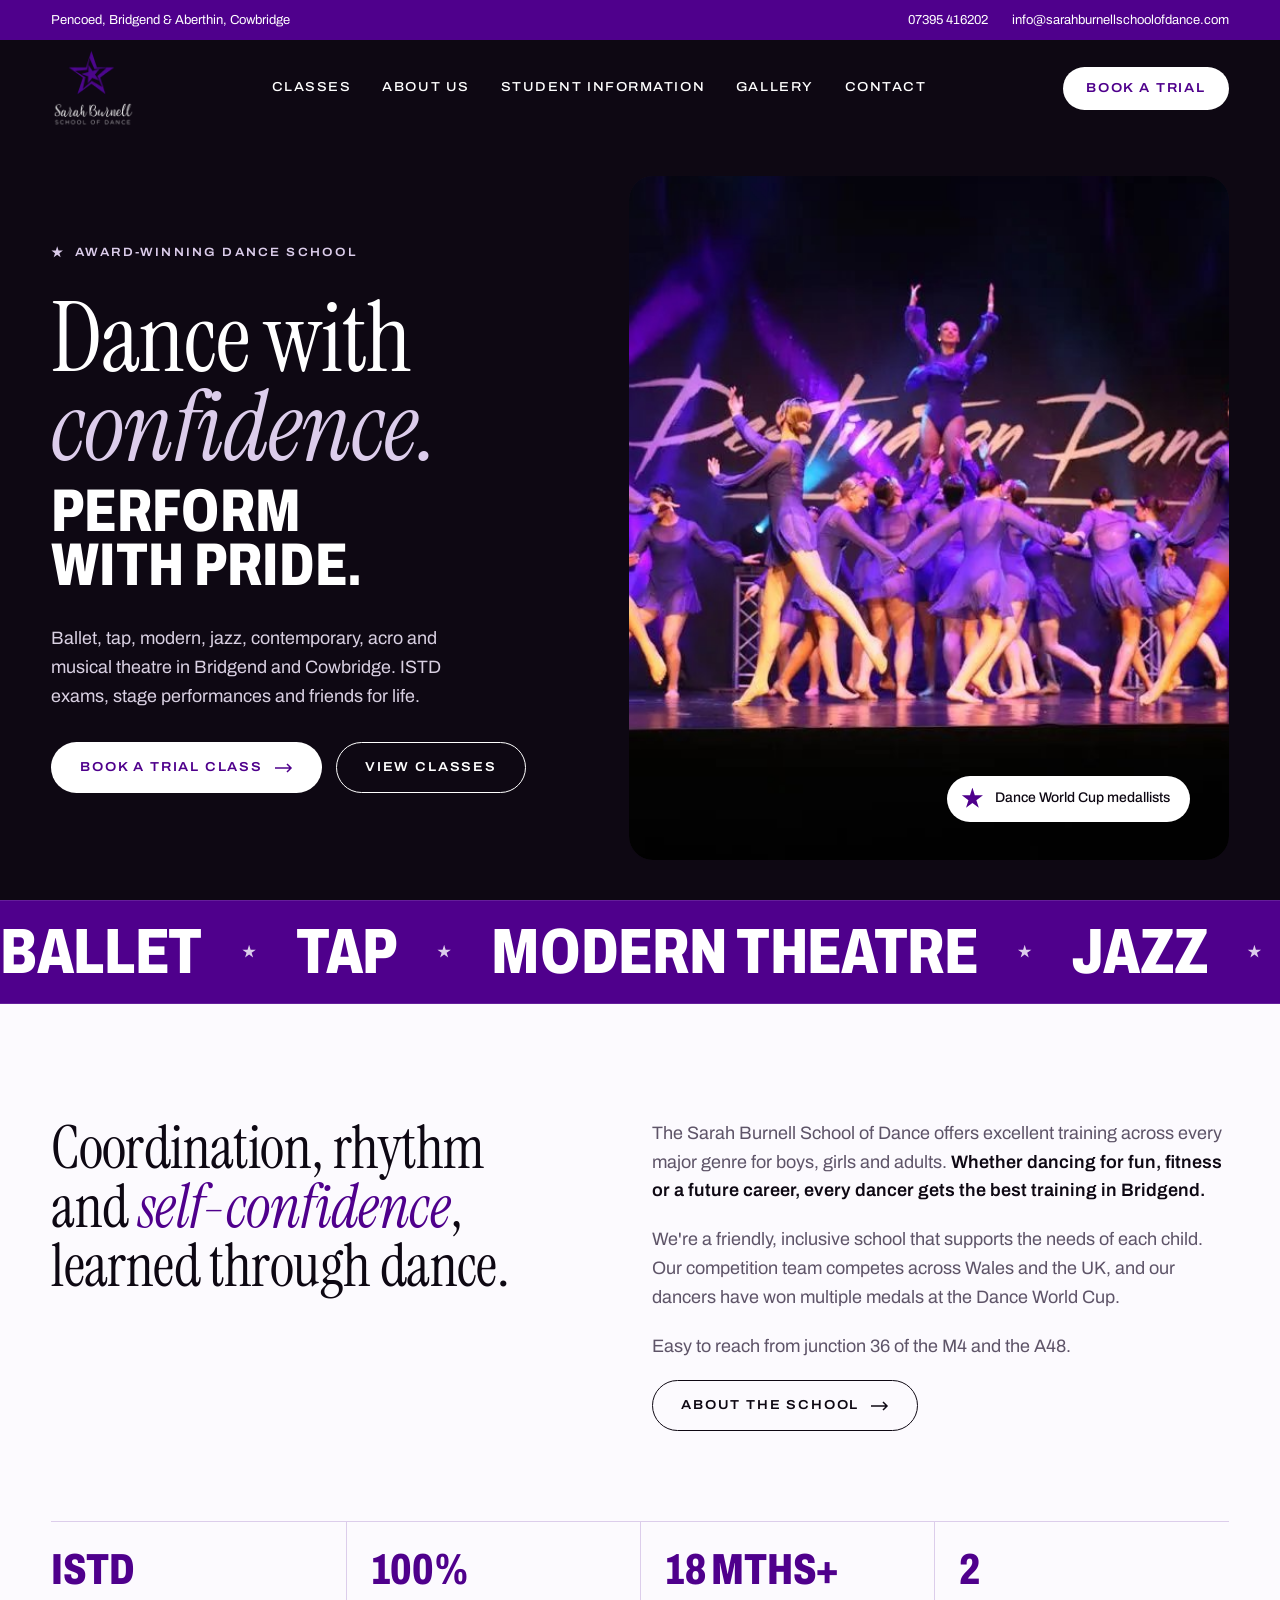
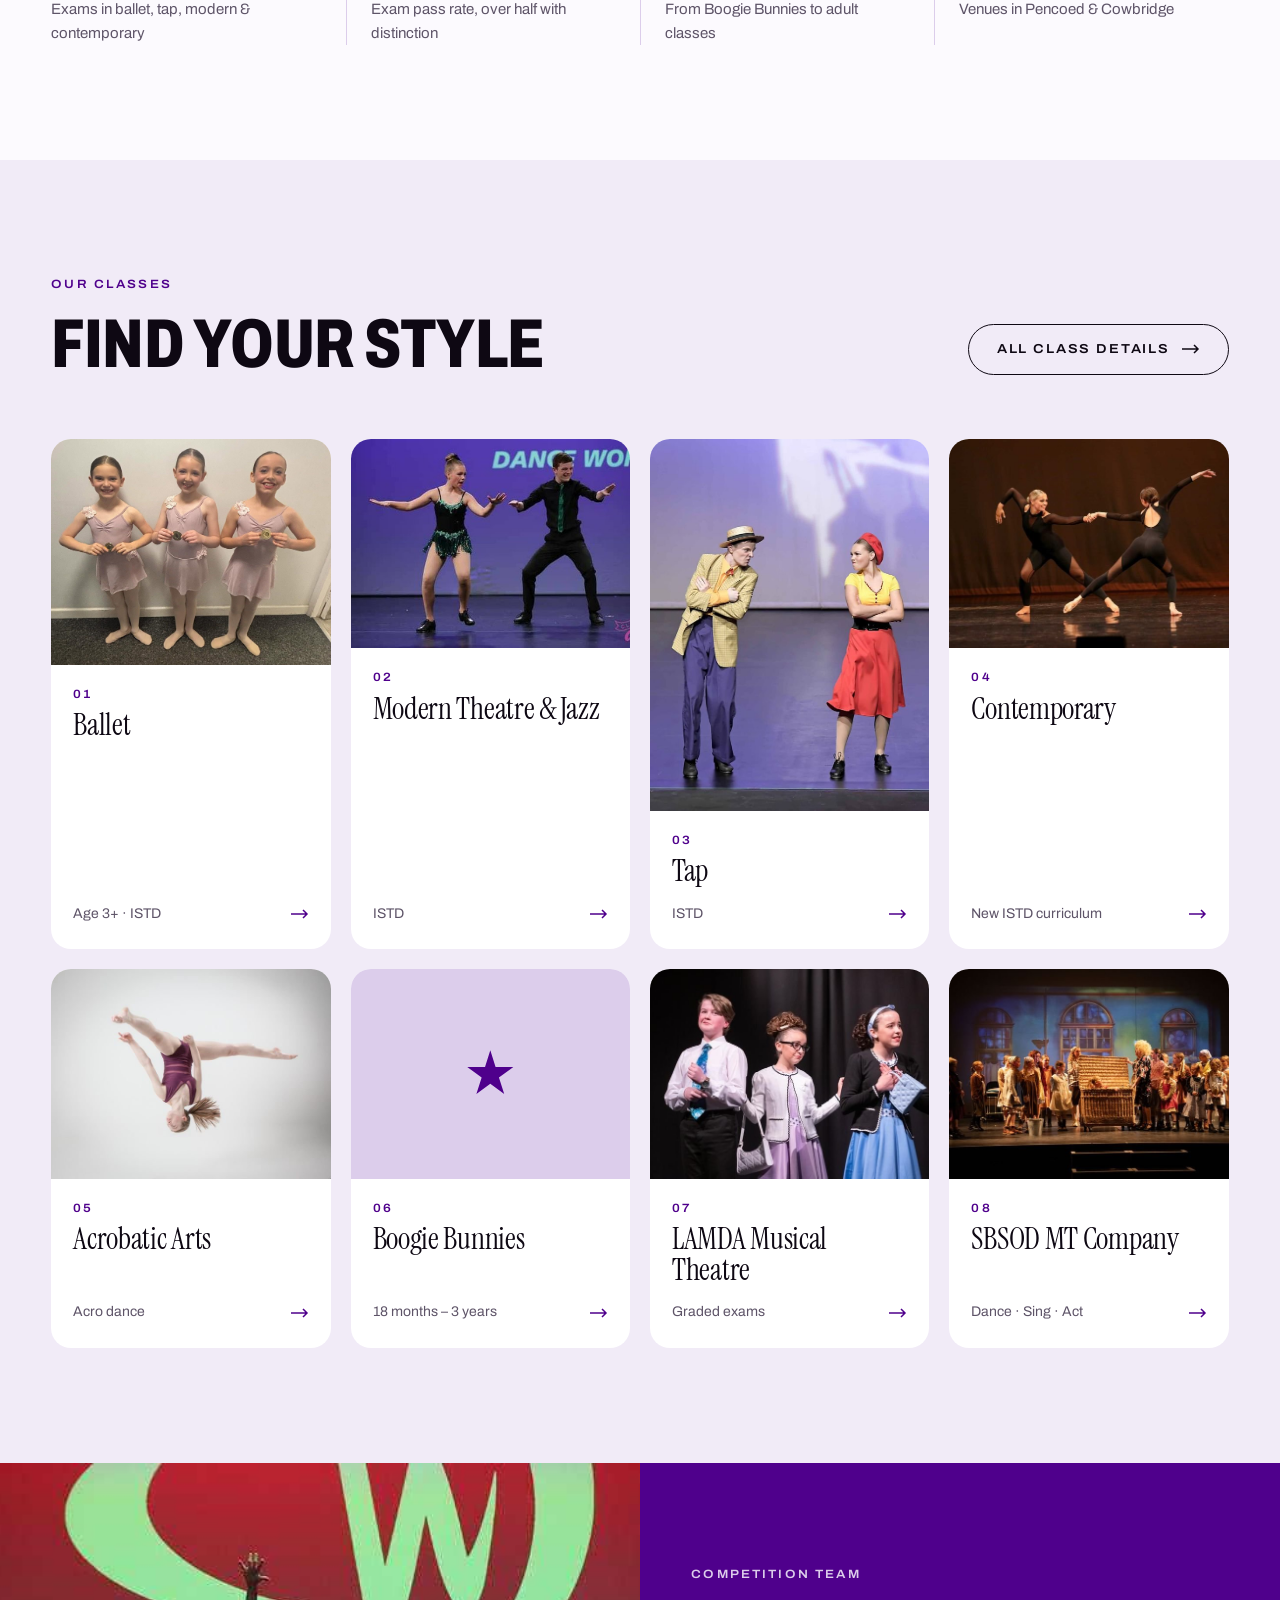
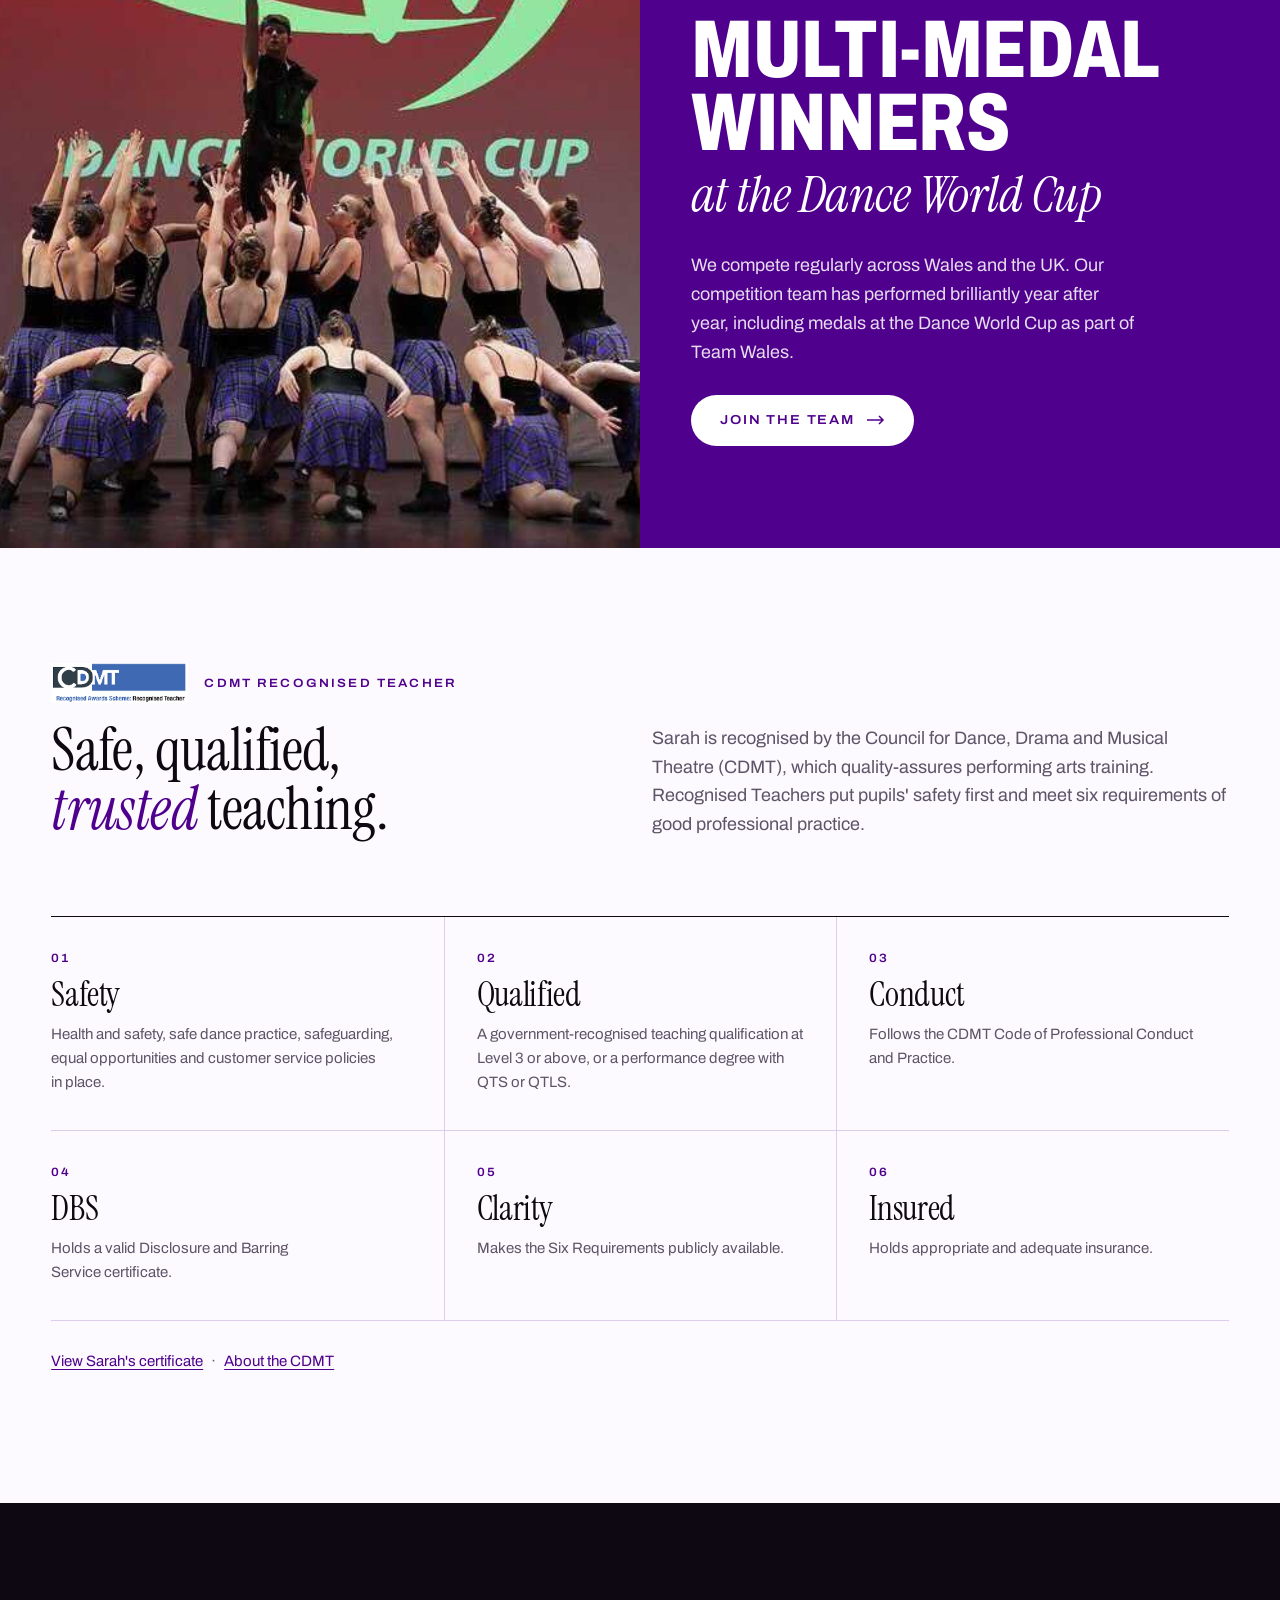
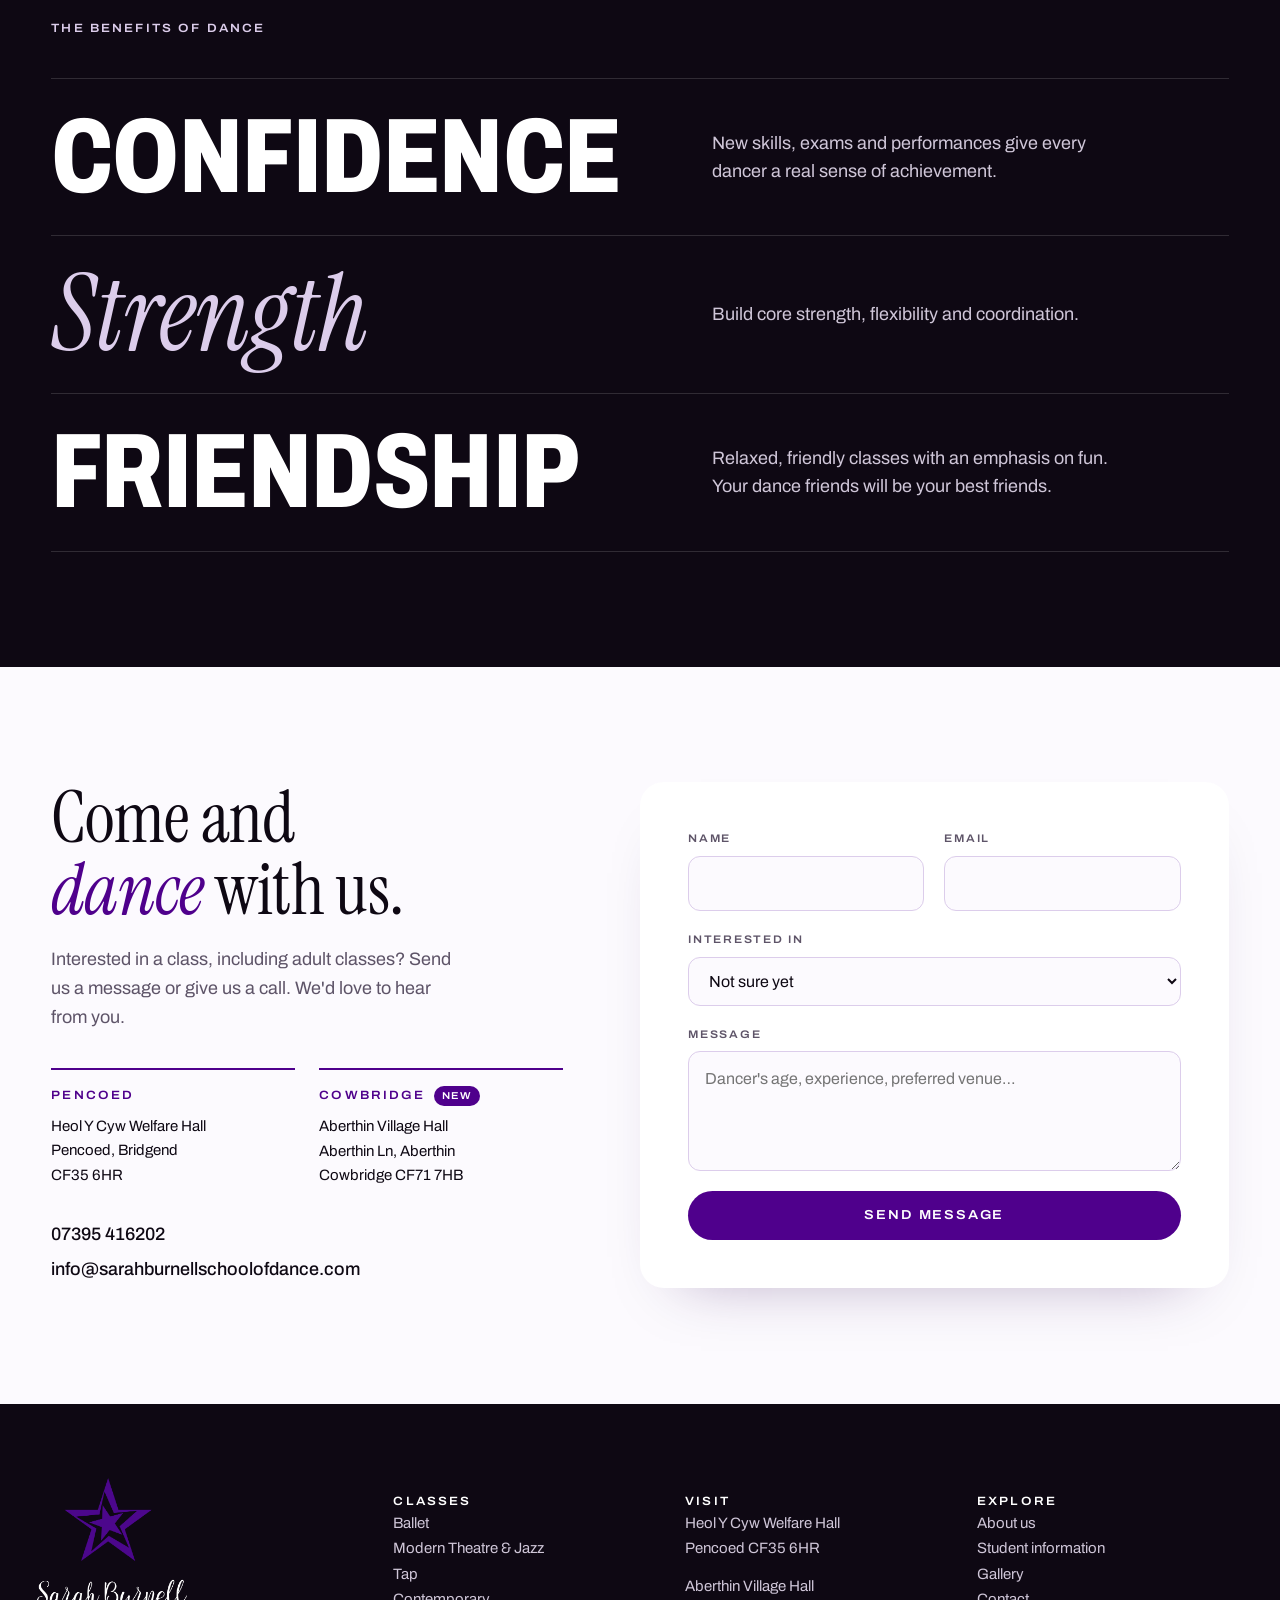
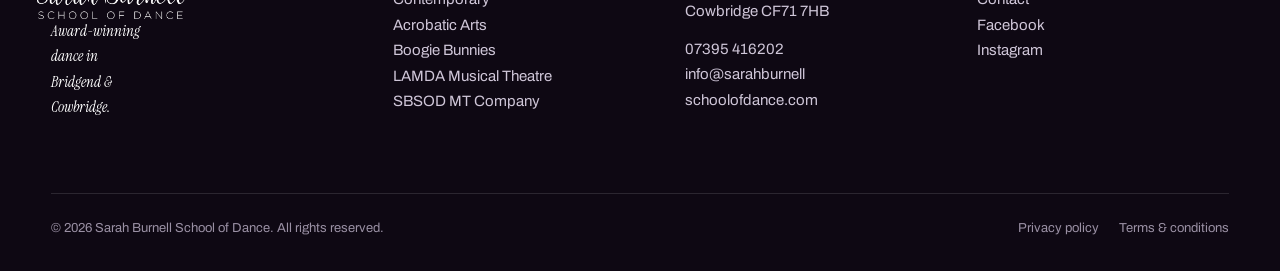
<file: index.html>
<!doctype html>
<html lang="en-GB">
<head>
<meta charset="utf-8">
<meta name="viewport" content="width=device-width, initial-scale=1">
<title>Home — Sarah Burnell School of Dance</title>
<meta name="description" content="Award-winning dance school in Bridgend and Cowbridge. Ballet, tap, modern, jazz, contemporary, acro and musical theatre from 18 months to adults.">
<meta property="og:title" content="Home — Sarah Burnell School of Dance">
<meta property="og:description" content="Award-winning dance school in Bridgend and Cowbridge. Ballet, tap, modern, jazz, contemporary, acro and musical theatre from 18 months to adults.">
<meta property="og:image" content="images/social-share.png">
<meta name="theme-color" content="#0E0813">
<link rel="icon" href="images/logo-white-sm.png">
<link rel="preconnect" href="https://fonts.googleapis.com">
<link rel="preconnect" href="https://fonts.gstatic.com" crossorigin>
<link rel="stylesheet" href="https://fonts.googleapis.com/css2?family=Archivo:ital,wdth,wght@0,62..125,100..900;1,62..125,100..900&amp;family=Instrument+Serif:ital@0;1&amp;display=swap">
<link rel="stylesheet" href="css/sbsod-vars.css">
<link rel="stylesheet" href="css/sbsod.css">
<link rel="stylesheet" href="css/site.css">
<script src="js/site.js" defer></script>
</head>
<body>
<div class="sb">

<div class="topbar"><div class="wrap"><span class="tb-l">Pencoed, Bridgend &amp; Aberthin, Cowbridge</span><div class="tb-r"><a href="tel:07395416202">07395 416202</a><a href="mailto:info@sarahburnellschoolofdance.com">info@sarahburnellschoolofdance.com</a></div></div></div>
<header class="site-head">
<div class="wrap"><a class="logo" href="index.html" aria-label="Sarah Burnell School of Dance home"><img src="images/logo-white-sm.png" alt="Sarah Burnell School of Dance"></a>
<nav class="nav" aria-label="Main"><a href="classes.html">Classes</a><a href="about.html">About us</a><a href="student-information.html">Student information</a><a href="gallery.html">Gallery</a><a href="contact.html">Contact</a></nav>
<div class="head-right"><a class="btn btn-white btn-sm" href="contact.html">Book a trial</a><button class="menu-btn" type="button" aria-expanded="false" aria-controls="mnav"><svg viewBox="0 0 18 12" fill="none" stroke="currentColor" stroke-width="1.5" aria-hidden="true"><path d="M0 1h18M0 6h18M0 11h18"></path></svg><span class="menu-label">Menu</span></button></div></div>
<nav class="mnav" id="mnav" aria-label="Mobile" hidden><a href="index.html" class="on">Home</a><a href="classes.html">Classes</a><a href="about.html">About us</a><a href="student-information.html">Student information</a><a href="gallery.html">Gallery</a><a href="contact.html">Contact</a><a class="btn btn-white" href="contact.html">Book a trial class</a></nav>
</header>

<main>
<section class="hero"><div class="hero-grid">
<div class="hero-copy">
<span class="label"><i class="star"></i>Award-winning dance school</span>
<h1 class="serif">Dance with <em>confidence.</em><span class="cond">Perform with pride.</span></h1>
<p class="hero-lede">Ballet, tap, modern, jazz, contemporary, acro and musical theatre in Bridgend and Cowbridge. ISTD exams, stage performances and friends for life.</p>
<div class="hero-ctas"><a class="btn btn-white" href="contact.html">Book a trial class<svg class="arrow" viewBox="0 0 18 10" fill="none" stroke="currentColor" stroke-width="1.5" aria-hidden="true"><path d="M0 5h16M12 1l4 4-4 4"></path></svg></a><a class="btn btn-line" href="classes.html">View classes</a></div>
</div>
<div class="hero-img"><img src="images/stage-competition-team.jpg" alt="The SBSOD competition team performing on stage under purple lights"><div class="badge"><i class="star"></i>Dance World Cup medallists</div></div>
</div></section>

<div class="marquee" aria-hidden="true"><div class="marquee-track"><span class="cond">Ballet</span><span class="cond">Tap</span><span class="cond">Modern Theatre</span><span class="cond">Jazz</span><span class="cond">Contemporary</span><span class="cond">Acro</span><span class="cond">Musical Theatre</span><span class="cond">Ballet</span><span class="cond">Tap</span><span class="cond">Modern Theatre</span><span class="cond">Jazz</span><span class="cond">Contemporary</span><span class="cond">Acro</span><span class="cond">Musical Theatre</span></div></div>

<section class="sec" id="about"><div class="wrap">
<div class="split"><h2 class="serif">Coordination, rhythm and <em>self-confidence</em>, learned through dance.</h2>
<div class="body-lg"><p>The Sarah Burnell School of Dance offers excellent training across every major genre for boys, girls and adults. <strong>Whether dancing for fun, fitness or a future career, every dancer gets the best training in Bridgend.</strong></p><p>We're a friendly, inclusive school that supports the needs of each child. Our competition team competes across Wales and the UK, and our dancers have won multiple medals at the Dance World Cup.</p><p>Easy to reach from junction 36 of the M4 and the A48.</p><div><a class="btn btn-line-dark" href="about.html">About the school<svg class="arrow" viewBox="0 0 18 10" fill="none" stroke="currentColor" stroke-width="1.5" aria-hidden="true"><path d="M0 5h16M12 1l4 4-4 4"></path></svg></a></div></div></div>
<div class="facts" style="margin-top: clamp(56px, 7vw, 96px)"><div class="fact"><b class="cond">ISTD</b><span>Exams in ballet, tap, modern &amp; contemporary</span></div><div class="fact"><b class="cond">100%</b><span>Exam pass rate, over half with distinction</span></div><div class="fact"><b class="cond">18 mths+</b><span>From Boogie Bunnies to adult classes</span></div><div class="fact"><b class="cond">2</b><span>Venues in Pencoed &amp; Cowbridge</span></div></div>
</div></section>

<section class="sec sec-lilac"><div class="wrap">
<div class="sec-head mt-head"><div><span class="label">Our classes</span><h2 class="cond">Find your style</h2></div><a class="btn btn-line-dark" href="classes.html">All class details<svg class="arrow" viewBox="0 0 18 10" fill="none" stroke="currentColor" stroke-width="1.5" aria-hidden="true"><path d="M0 5h16M12 1l4 4-4 4"></path></svg></a></div>
<div class="class-grid">
<a class="class-card" href="classes.html"><div class="ph"><img src="images/class-ballet.jpg" alt="Three young ballet students holding their exam medals"></div><div class="meta"><span class="num label">01</span><h3 class="serif">Ballet</h3><span class="age">Age 3+ · ISTD<svg class="arrow" viewBox="0 0 18 10" fill="none" stroke="currentColor" stroke-width="1.5" aria-hidden="true"><path d="M0 5h16M12 1l4 4-4 4"></path></svg></span></div></a>
<a class="class-card" href="classes.html"><div class="ph"><img src="images/gallery-48.jpg" alt="A jazz duo performing at the Dance World Cup"></div><div class="meta"><span class="num label">02</span><h3 class="serif">Modern Theatre &amp; Jazz</h3><span class="age">ISTD<svg class="arrow" viewBox="0 0 18 10" fill="none" stroke="currentColor" stroke-width="1.5" aria-hidden="true"><path d="M0 5h16M12 1l4 4-4 4"></path></svg></span></div></a>
<a class="class-card" href="classes.html"><div class="ph"><img src="images/gallery-33.jpg" alt="A tap duo in character costume on stage"></div><div class="meta"><span class="num label">03</span><h3 class="serif">Tap</h3><span class="age">ISTD<svg class="arrow" viewBox="0 0 18 10" fill="none" stroke="currentColor" stroke-width="1.5" aria-hidden="true"><path d="M0 5h16M12 1l4 4-4 4"></path></svg></span></div></a>
<a class="class-card" href="classes.html"><div class="ph"><img src="images/gallery-60.jpg" alt="Two contemporary dancers in black on stage"></div><div class="meta"><span class="num label">04</span><h3 class="serif">Contemporary</h3><span class="age">New ISTD curriculum<svg class="arrow" viewBox="0 0 18 10" fill="none" stroke="currentColor" stroke-width="1.5" aria-hidden="true"><path d="M0 5h16M12 1l4 4-4 4"></path></svg></span></div></a>
<a class="class-card" href="classes.html"><div class="ph"><img src="images/gallery-37.jpg" alt="A dancer mid-air in an acrobatic leap"></div><div class="meta"><span class="num label">05</span><h3 class="serif">Acrobatic Arts</h3><span class="age">Acro dance<svg class="arrow" viewBox="0 0 18 10" fill="none" stroke="currentColor" stroke-width="1.5" aria-hidden="true"><path d="M0 5h16M12 1l4 4-4 4"></path></svg></span></div></a>
<a class="class-card" href="classes.html"><div class="ph" style="display: flex; align-items: center; justify-content: center; color: var(--violet)"><i class="star" style="width: 48px; height: 48px"></i></div><div class="meta"><span class="num label">06</span><h3 class="serif">Boogie Bunnies</h3><span class="age">18 months – 3 years<svg class="arrow" viewBox="0 0 18 10" fill="none" stroke="currentColor" stroke-width="1.5" aria-hidden="true"><path d="M0 5h16M12 1l4 4-4 4"></path></svg></span></div></a>
<a class="class-card" href="classes.html"><div class="ph"><img src="images/gallery-92.jpg" alt="Young performers acting a musical theatre scene"></div><div class="meta"><span class="num label">07</span><h3 class="serif">LAMDA Musical Theatre</h3><span class="age">Graded exams<svg class="arrow" viewBox="0 0 18 10" fill="none" stroke="currentColor" stroke-width="1.5" aria-hidden="true"><path d="M0 5h16M12 1l4 4-4 4"></path></svg></span></div></a>
<a class="class-card" href="classes.html"><div class="ph"><img src="images/gallery-101.jpg" alt="The MT Company cast on stage in full costume"></div><div class="meta"><span class="num label">08</span><h3 class="serif">SBSOD MT Company</h3><span class="age">Dance · Sing · Act<svg class="arrow" viewBox="0 0 18 10" fill="none" stroke="currentColor" stroke-width="1.5" aria-hidden="true"><path d="M0 5h16M12 1l4 4-4 4"></path></svg></span></div></a>
</div>
</div></section>

<section class="stage"><div class="stage-grid">
<div class="stage-img"><img src="images/gallery-47.jpg" alt="The competition team in a lift formation at the Dance World Cup"></div>
<div class="stage-copy"><span class="label">Competition team</span><h2 class="cond">Multi-medal winners<span class="serif">at the Dance World Cup</span></h2><p>We compete regularly across Wales and the UK. Our competition team has performed brilliantly year after year, including medals at the Dance World Cup as part of Team Wales.</p><div><a class="btn btn-white" href="contact.html">Join the team<svg class="arrow" viewBox="0 0 18 10" fill="none" stroke="currentColor" stroke-width="1.5" aria-hidden="true"><path d="M0 5h16M12 1l4 4-4 4"></path></svg></a></div></div>
</div></section>

<section class="sec"><div class="wrap">
<div class="split" style="align-items: end; margin-bottom: clamp(48px, 6vw, 80px)"><div><span class="label" style="color: var(--violet); display: flex; gap: 16px; align-items: center; margin-bottom: 18px"><img src="images/cdmt-recognised-teacher.png" alt="CDMT Recognised Teacher" style="height: 40px; width: auto">CDMT Recognised Teacher</span><h2 class="serif">Safe, qualified, <em>trusted</em> teaching.</h2></div><p style="font-size: 18px; color: var(--muted); margin: 0">Sarah is recognised by the Council for Dance, Drama and Musical Theatre (CDMT), which quality-assures performing arts training. Recognised Teachers put pupils' safety first and meet six requirements of good professional practice.</p></div>
<div class="req">
<div><span class="n label">01</span><h3 class="serif">Safety</h3><p>Health and safety, safe dance practice, safeguarding, equal opportunities and customer service policies in place.</p></div>
<div><span class="n label">02</span><h3 class="serif">Qualified</h3><p>A government-recognised teaching qualification at Level 3 or above, or a performance degree with QTS or QTLS.</p></div>
<div><span class="n label">03</span><h3 class="serif">Conduct</h3><p>Follows the CDMT Code of Professional Conduct and Practice.</p></div>
<div><span class="n label">04</span><h3 class="serif">DBS</h3><p>Holds a valid Disclosure and Barring Service certificate.</p></div>
<div><span class="n label">05</span><h3 class="serif">Clarity</h3><p>Makes the Six Requirements publicly available.</p></div>
<div><span class="n label">06</span><h3 class="serif">Insured</h3><p>Holds appropriate and adequate insurance.</p></div>
</div>
<p style="margin-top: 28px; font-size: 15px; color: var(--muted); display: flex; gap: 8px; flex-wrap: wrap"><a href="https://irp.cdn-website.com/6c31b9fb/files/uploaded/IMG-20221124-WA0008.jpg" style="text-decoration: underline; text-underline-offset: 3px">View Sarah's certificate</a><span aria-hidden="true">·</span><a href="https://cdmt.org.uk/recognised-awards-scheme/who-the-scheme-is-for/" style="text-decoration: underline; text-underline-offset: 3px">About the CDMT</a></p>
</div></section>

<section class="benefits sec"><div class="wrap"><span class="label" style="margin-bottom: 40px">The benefits of dance</span><div>
<div class="ben"><h3 class="cond">Confidence</h3><p>New skills, exams and performances give every dancer a real sense of achievement.</p></div>
<div class="ben"><h3 class="serif">Strength</h3><p>Build core strength, flexibility and coordination.</p></div>
<div class="ben"><h3 class="cond">Friendship</h3><p>Relaxed, friendly classes with an emphasis on fun. Your dance friends will be your best friends.</p></div>
</div></div></section>

<section class="sec" id="contact"><div class="wrap"><div class="contact-grid">
<div><h2 class="serif" style="font-size: clamp(48px, 5.6vw, 88px)">Come and <em>dance</em> with us.</h2><p class="lede">Interested in a class, including adult classes? Send us a message or give us a call. We'd love to hear from you.</p>
<div class="venues"><div class="venue"><span class="label">Pencoed</span>Heol Y Cyw Welfare Hall<br>Pencoed, Bridgend<br>CF35 6HR</div><div class="venue"><span class="label">Cowbridge <span class="tag-new">New</span></span>Aberthin Village Hall<br>Aberthin Ln, Aberthin<br>Cowbridge CF71 7HB</div></div>
<div class="direct"><a href="tel:07395416202">07395 416202</a><a href="mailto:info@sarahburnellschoolofdance.com">info@sarahburnellschoolofdance.com</a></div></div>
<form class="form" data-enquiry style="align-self: start">
<div class="field"><label for="h-name">Name</label><input id="h-name" name="name" autocomplete="name" required></div>
<div class="field"><label for="h-email">Email</label><input id="h-email" name="email" type="email" autocomplete="email" required></div>
<div class="field full"><label for="h-class">Interested in</label><select id="h-class" name="class"><option>Not sure yet</option><option>Ballet</option><option>Modern Theatre &amp; Jazz</option><option>Tap</option><option>Contemporary</option><option>Acrobatic Arts</option><option>Boogie Bunnies</option><option>LAMDA Musical Theatre</option><option>SBSOD MT Company</option><option>Adult classes</option></select></div>
<div class="field full"><label for="h-msg">Message</label><textarea id="h-msg" name="message" placeholder="Dancer's age, experience, preferred venue…"></textarea></div>
<button class="btn btn-violet" type="submit">Send message</button>
<p class="form-ok" role="status" hidden>Thank you for contacting us. We'll get back to you as soon as possible.</p>
</form>
</div></div></section>
</main>

<footer class="site-foot"><div class="wrap"><div class="foot-grid">
<div><a class="foot-logo" href="index.html"><img src="images/logo-white.png" alt="Sarah Burnell School of Dance"></a><p class="foot-tag">Award-winning dance in Bridgend &amp; Cowbridge.</p></div>
<div><h4 class="label">Classes</h4><ul><li><a href="classes.html">Ballet</a></li><li><a href="classes.html">Modern Theatre &amp; Jazz</a></li><li><a href="classes.html">Tap</a></li><li><a href="classes.html">Contemporary</a></li><li><a href="classes.html">Acrobatic Arts</a></li><li><a href="classes.html">Boogie Bunnies</a></li><li><a href="classes.html">LAMDA Musical Theatre</a></li><li><a href="classes.html">SBSOD MT Company</a></li></ul></div>
<div><h4 class="label">Visit</h4><p>Heol Y Cyw Welfare Hall<br>Pencoed CF35 6HR</p><p style="margin-top: 12px">Aberthin Village Hall<br>Cowbridge CF71 7HB</p><p style="margin-top: 12px"><a href="tel:07395416202">07395 416202</a><br><a href="mailto:info@sarahburnellschoolofdance.com">info@sarahburnell<br>schoolofdance.com</a></p></div>
<div><h4 class="label">Explore</h4><ul><li><a href="about.html">About us</a></li><li><a href="student-information.html">Student information</a></li><li><a href="gallery.html">Gallery</a></li><li><a href="contact.html">Contact</a></li><li><a href="https://facebook.com/sarahburnelldance">Facebook</a></li><li><a href="https://instagram.com/sarahburnelldance_official/">Instagram</a></li></ul></div>
</div>
<div class="foot-base"><span>© 2026 Sarah Burnell School of Dance. All rights reserved.</span><nav aria-label="Legal"><a href="https://www.sarahburnellschoolofdance.com/privacy">Privacy policy</a><a href="https://irp.cdn-website.com/6c31b9fb/files/uploaded/SBSOD_Terms_and_Conditions.pdf">Terms &amp; conditions</a></nav></div>
</div></footer>

</div>
</body>
</html>
</file>
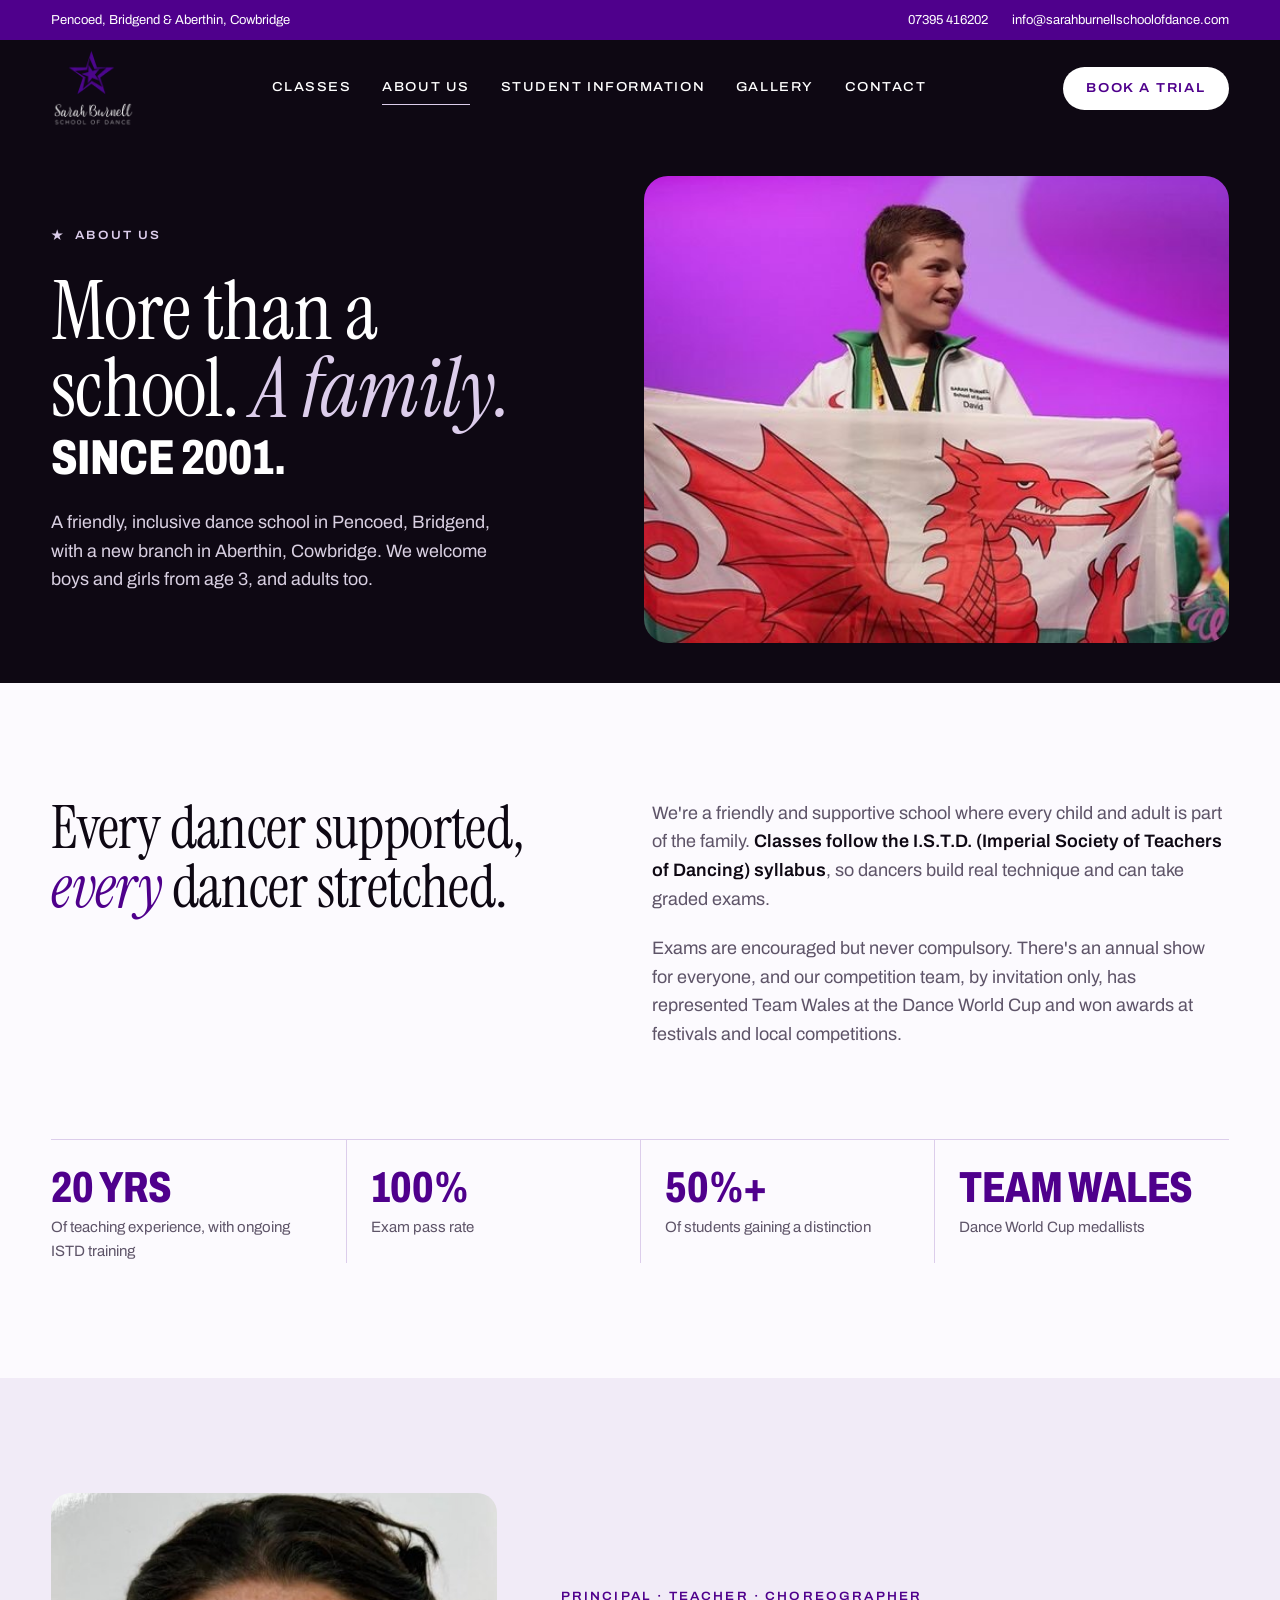
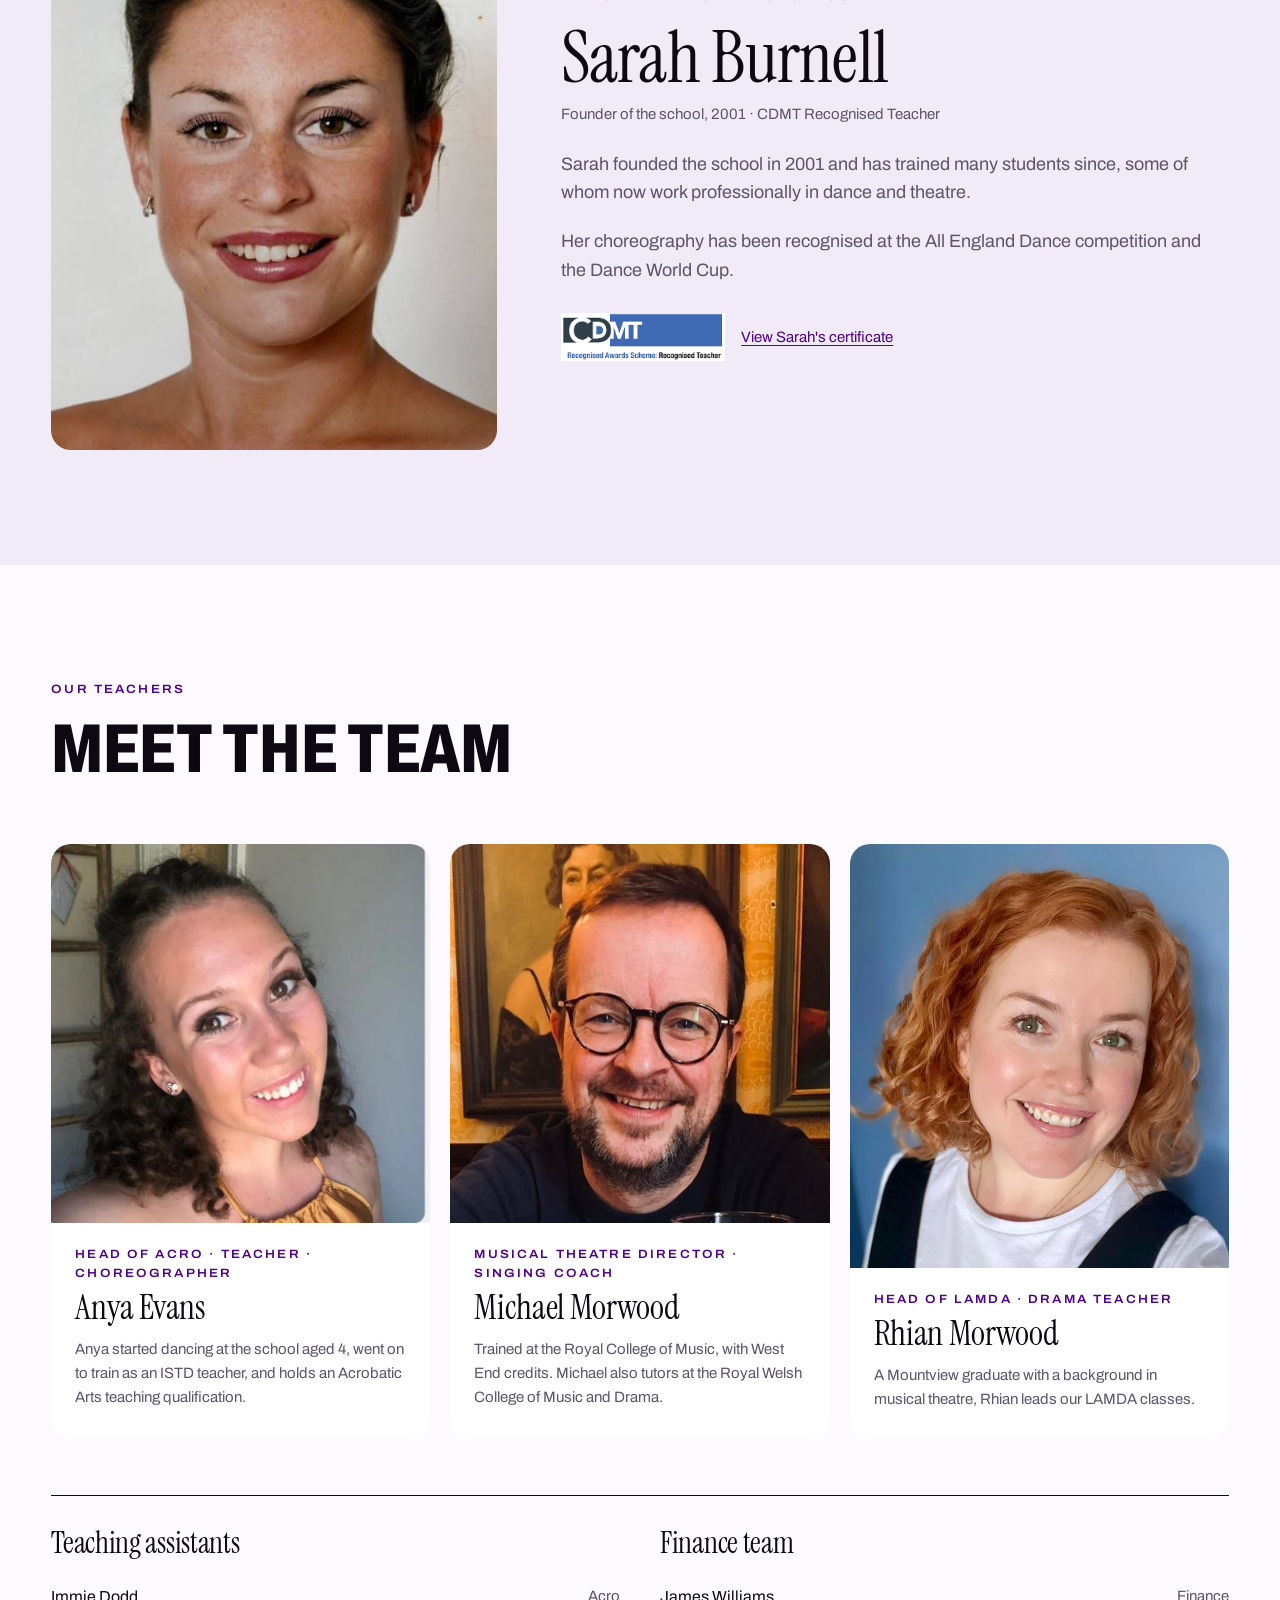
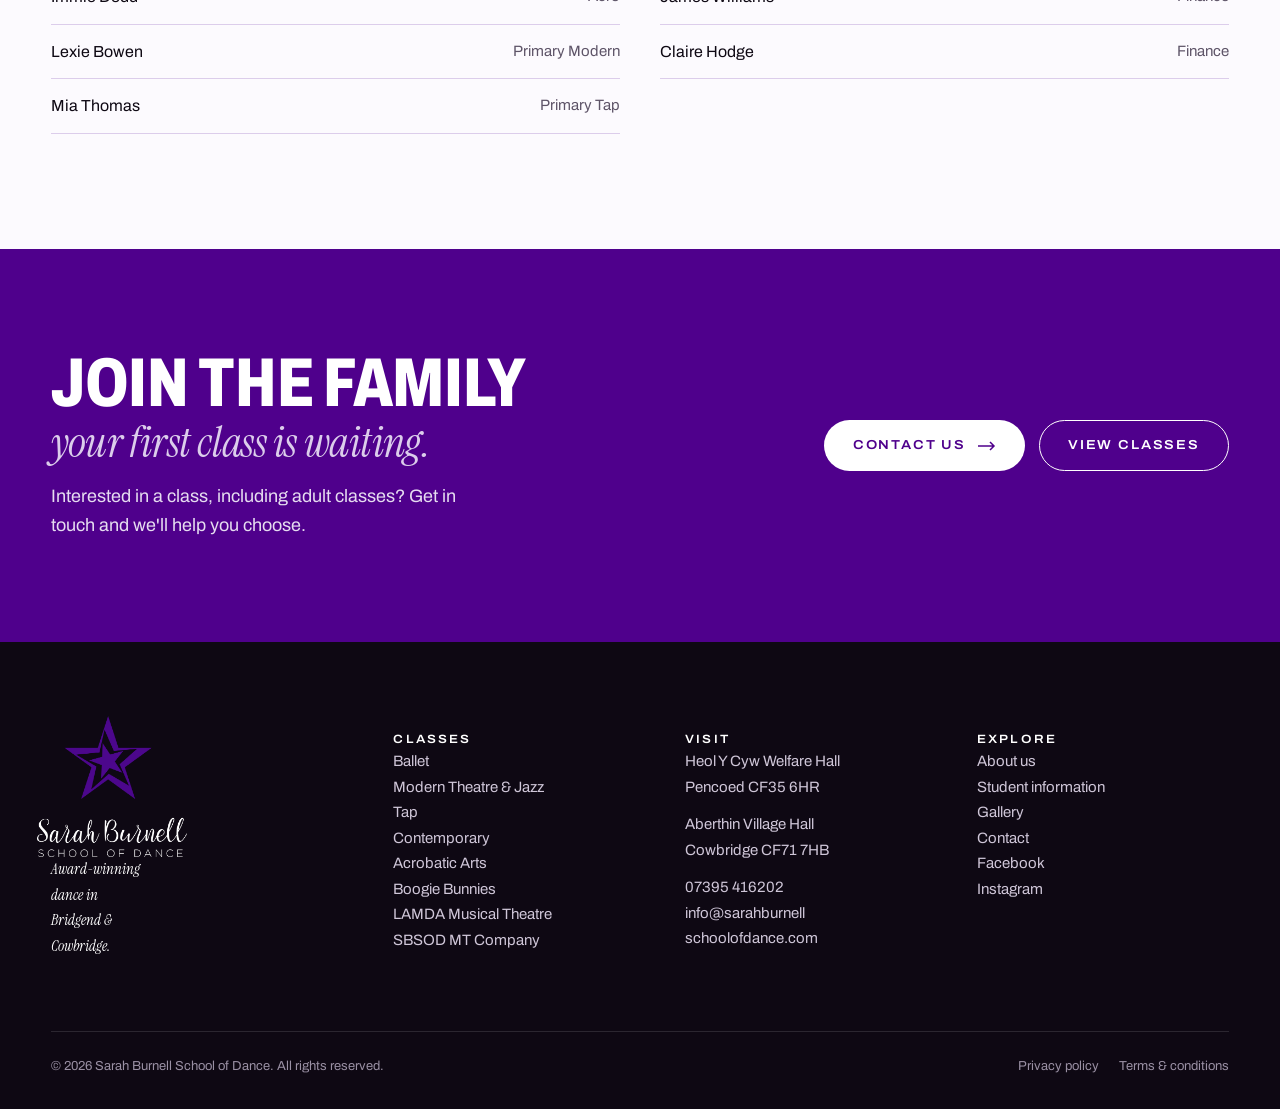
<file: about.html>
<!doctype html>
<html lang="en-GB">
<head>
<meta charset="utf-8">
<meta name="viewport" content="width=device-width, initial-scale=1">
<title>About us — Sarah Burnell School of Dance</title>
<meta name="description" content="Meet Sarah Burnell and the teaching team. A friendly, inclusive ISTD dance school in Pencoed, Bridgend, since 2001.">
<meta property="og:title" content="About us — Sarah Burnell School of Dance">
<meta property="og:description" content="Meet Sarah Burnell and the teaching team. A friendly, inclusive ISTD dance school in Pencoed, Bridgend, since 2001.">
<meta property="og:image" content="images/social-share.png">
<meta name="theme-color" content="#0E0813">
<link rel="icon" href="images/logo-white-sm.png">
<link rel="preconnect" href="https://fonts.googleapis.com">
<link rel="preconnect" href="https://fonts.gstatic.com" crossorigin>
<link rel="stylesheet" href="https://fonts.googleapis.com/css2?family=Archivo:ital,wdth,wght@0,62..125,100..900;1,62..125,100..900&amp;family=Instrument+Serif:ital@0;1&amp;display=swap">
<link rel="stylesheet" href="css/sbsod-vars.css">
<link rel="stylesheet" href="css/sbsod.css">
<link rel="stylesheet" href="css/site.css">
<script src="js/site.js" defer></script>
</head>
<body>
<div class="sb">

<div class="topbar"><div class="wrap"><span class="tb-l">Pencoed, Bridgend &amp; Aberthin, Cowbridge</span><div class="tb-r"><a href="tel:07395416202">07395 416202</a><a href="mailto:info@sarahburnellschoolofdance.com">info@sarahburnellschoolofdance.com</a></div></div></div>
<header class="site-head">
<div class="wrap"><a class="logo" href="index.html" aria-label="Sarah Burnell School of Dance home"><img src="images/logo-white-sm.png" alt="Sarah Burnell School of Dance"></a>
<nav class="nav" aria-label="Main"><a href="classes.html">Classes</a><a href="about.html" class="on" aria-current="page">About us</a><a href="student-information.html">Student information</a><a href="gallery.html">Gallery</a><a href="contact.html">Contact</a></nav>
<div class="head-right"><a class="btn btn-white btn-sm" href="contact.html">Book a trial</a><button class="menu-btn" type="button" aria-expanded="false" aria-controls="mnav"><svg viewBox="0 0 18 12" fill="none" stroke="currentColor" stroke-width="1.5" aria-hidden="true"><path d="M0 1h18M0 6h18M0 11h18"></path></svg><span class="menu-label">Menu</span></button></div></div>
<nav class="mnav" id="mnav" aria-label="Mobile" hidden><a href="index.html">Home</a><a href="classes.html">Classes</a><a href="about.html" class="on">About us</a><a href="student-information.html">Student information</a><a href="gallery.html">Gallery</a><a href="contact.html">Contact</a><a class="btn btn-white" href="contact.html">Book a trial class</a></nav>
</header>

<main>
<section class="page-hero"><div class="ph-grid">
<div class="ph-copy">
<span class="label"><i class="star"></i>About us</span>
<h1 class="serif">More than a school. <em>A family.</em><span class="cond">Since 2001.</span></h1>
<p class="ph-lede">A friendly, inclusive dance school in Pencoed, Bridgend, with a new branch in Aberthin, Cowbridge. We welcome boys and girls from age 3, and adults too.</p>
</div>
<div class="ph-img"><img src="images/gallery-07.jpg" alt="A young dancer holding the Welsh flag at the Dance World Cup"></div>
</div></section>

<section class="sec"><div class="wrap">
<div class="split"><h2 class="serif">Every dancer supported, <em>every</em> dancer stretched.</h2>
<div class="body-lg"><p>We're a friendly and supportive school where every child and adult is part of the family. <strong>Classes follow the I.S.T.D. (Imperial Society of Teachers of Dancing) syllabus</strong>, so dancers build real technique and can take graded exams.</p><p>Exams are encouraged but never compulsory. There's an annual show for everyone, and our competition team, by invitation only, has represented Team Wales at the Dance World Cup and won awards at festivals and local competitions.</p></div></div>
<div class="facts" style="margin-top: clamp(56px, 7vw, 96px)"><div class="fact"><b class="cond">20 yrs</b><span>Of teaching experience, with ongoing ISTD training</span></div><div class="fact"><b class="cond">100%</b><span>Exam pass rate</span></div><div class="fact"><b class="cond">50%+</b><span>Of students gaining a distinction</span></div><div class="fact"><b class="cond">Team Wales</b><span>Dance World Cup medallists</span></div></div>
</div></section>

<section class="sec sec-lilac"><div class="wrap">
<div class="founder"><div class="founder-img"><img src="images/staff-sarah.jpg" alt="Sarah Burnell, principal"></div>
<div><span class="label">Principal · Teacher · Choreographer</span><h2 class="serif">Sarah Burnell</h2><p class="role">Founder of the school, 2001 · CDMT Recognised Teacher</p>
<div class="body-lg"><p>Sarah founded the school in 2001 and has trained many students since, some of whom now work professionally in dance and theatre.</p><p>Her choreography has been recognised at the All England Dance competition and the Dance World Cup.</p></div>
<div style="display: flex; gap: 16px; align-items: center; margin-top: 28px; flex-wrap: wrap"><img src="images/cdmt-recognised-teacher.png" alt="CDMT Recognised Teacher" style="height: 48px; width: auto"><a href="https://irp.cdn-website.com/6c31b9fb/files/uploaded/IMG-20221124-WA0008.jpg" style="text-decoration: underline; text-underline-offset: 3px; font-size: 15px">View Sarah's certificate</a></div>
</div></div>
</div></section>

<section class="sec"><div class="wrap">
<div class="sec-head mt-head"><div><span class="label">Our teachers</span><h2 class="cond">Meet the team</h2></div></div>
<div class="team">
<article class="member"><div class="pic"><img src="images/staff-anya.jpg" alt="Anya Evans"></div><div class="meta"><span class="label">Head of Acro · Teacher · Choreographer</span><h3 class="serif">Anya Evans</h3><p>Anya started dancing at the school aged 4, went on to train as an ISTD teacher, and holds an Acrobatic Arts teaching qualification.</p></div></article>
<article class="member"><div class="pic"><img src="images/staff-michael.jpg" alt="Michael Morwood"></div><div class="meta"><span class="label">Musical Theatre Director · Singing Coach</span><h3 class="serif">Michael Morwood</h3><p>Trained at the Royal College of Music, with West End credits. Michael also tutors at the Royal Welsh College of Music and Drama.</p></div></article>
<article class="member"><div class="pic"><img src="images/staff-rhian.jpg" alt="Rhian Morwood"></div><div class="meta"><span class="label">Head of LAMDA · Drama Teacher</span><h3 class="serif">Rhian Morwood</h3><p>A Mountview graduate with a background in musical theatre, Rhian leads our LAMDA classes.</p></div></article>
</div>
<div class="crew">
<div><h3 class="serif">Teaching assistants</h3><ul><li>Immie Dodd <span>Acro</span></li><li>Lexie Bowen <span>Primary Modern</span></li><li>Mia Thomas <span>Primary Tap</span></li></ul></div>
<div><h3 class="serif">Finance team</h3><ul><li>James Williams <span>Finance</span></li><li>Claire Hodge <span>Finance</span></li></ul></div>
</div>
</div></section>

<section class="cta-band"><div class="wrap cta-in">
<div><h2 class="cond">Join the family<span class="serif">your first class is waiting.</span></h2><p>Interested in a class, including adult classes? Get in touch and we'll help you choose.</p></div>
<div class="cta-actions"><a class="btn btn-white" href="contact.html">Contact us<svg class="arrow" viewBox="0 0 18 10" fill="none" stroke="currentColor" stroke-width="1.5" aria-hidden="true"><path d="M0 5h16M12 1l4 4-4 4"></path></svg></a><a class="btn btn-line" href="classes.html">View classes</a></div>
</div></section>
</main>

<footer class="site-foot"><div class="wrap"><div class="foot-grid">
<div><a class="foot-logo" href="index.html"><img src="images/logo-white.png" alt="Sarah Burnell School of Dance"></a><p class="foot-tag">Award-winning dance in Bridgend &amp; Cowbridge.</p></div>
<div><h4 class="label">Classes</h4><ul><li><a href="classes.html">Ballet</a></li><li><a href="classes.html">Modern Theatre &amp; Jazz</a></li><li><a href="classes.html">Tap</a></li><li><a href="classes.html">Contemporary</a></li><li><a href="classes.html">Acrobatic Arts</a></li><li><a href="classes.html">Boogie Bunnies</a></li><li><a href="classes.html">LAMDA Musical Theatre</a></li><li><a href="classes.html">SBSOD MT Company</a></li></ul></div>
<div><h4 class="label">Visit</h4><p>Heol Y Cyw Welfare Hall<br>Pencoed CF35 6HR</p><p style="margin-top: 12px">Aberthin Village Hall<br>Cowbridge CF71 7HB</p><p style="margin-top: 12px"><a href="tel:07395416202">07395 416202</a><br><a href="mailto:info@sarahburnellschoolofdance.com">info@sarahburnell<br>schoolofdance.com</a></p></div>
<div><h4 class="label">Explore</h4><ul><li><a href="about.html">About us</a></li><li><a href="student-information.html">Student information</a></li><li><a href="gallery.html">Gallery</a></li><li><a href="contact.html">Contact</a></li><li><a href="https://facebook.com/sarahburnelldance">Facebook</a></li><li><a href="https://instagram.com/sarahburnelldance_official/">Instagram</a></li></ul></div>
</div>
<div class="foot-base"><span>© 2026 Sarah Burnell School of Dance. All rights reserved.</span><nav aria-label="Legal"><a href="https://www.sarahburnellschoolofdance.com/privacy">Privacy policy</a><a href="https://irp.cdn-website.com/6c31b9fb/files/uploaded/SBSOD_Terms_and_Conditions.pdf">Terms &amp; conditions</a></nav></div>
</div></footer>

</div>
</body>
</html>
</file>
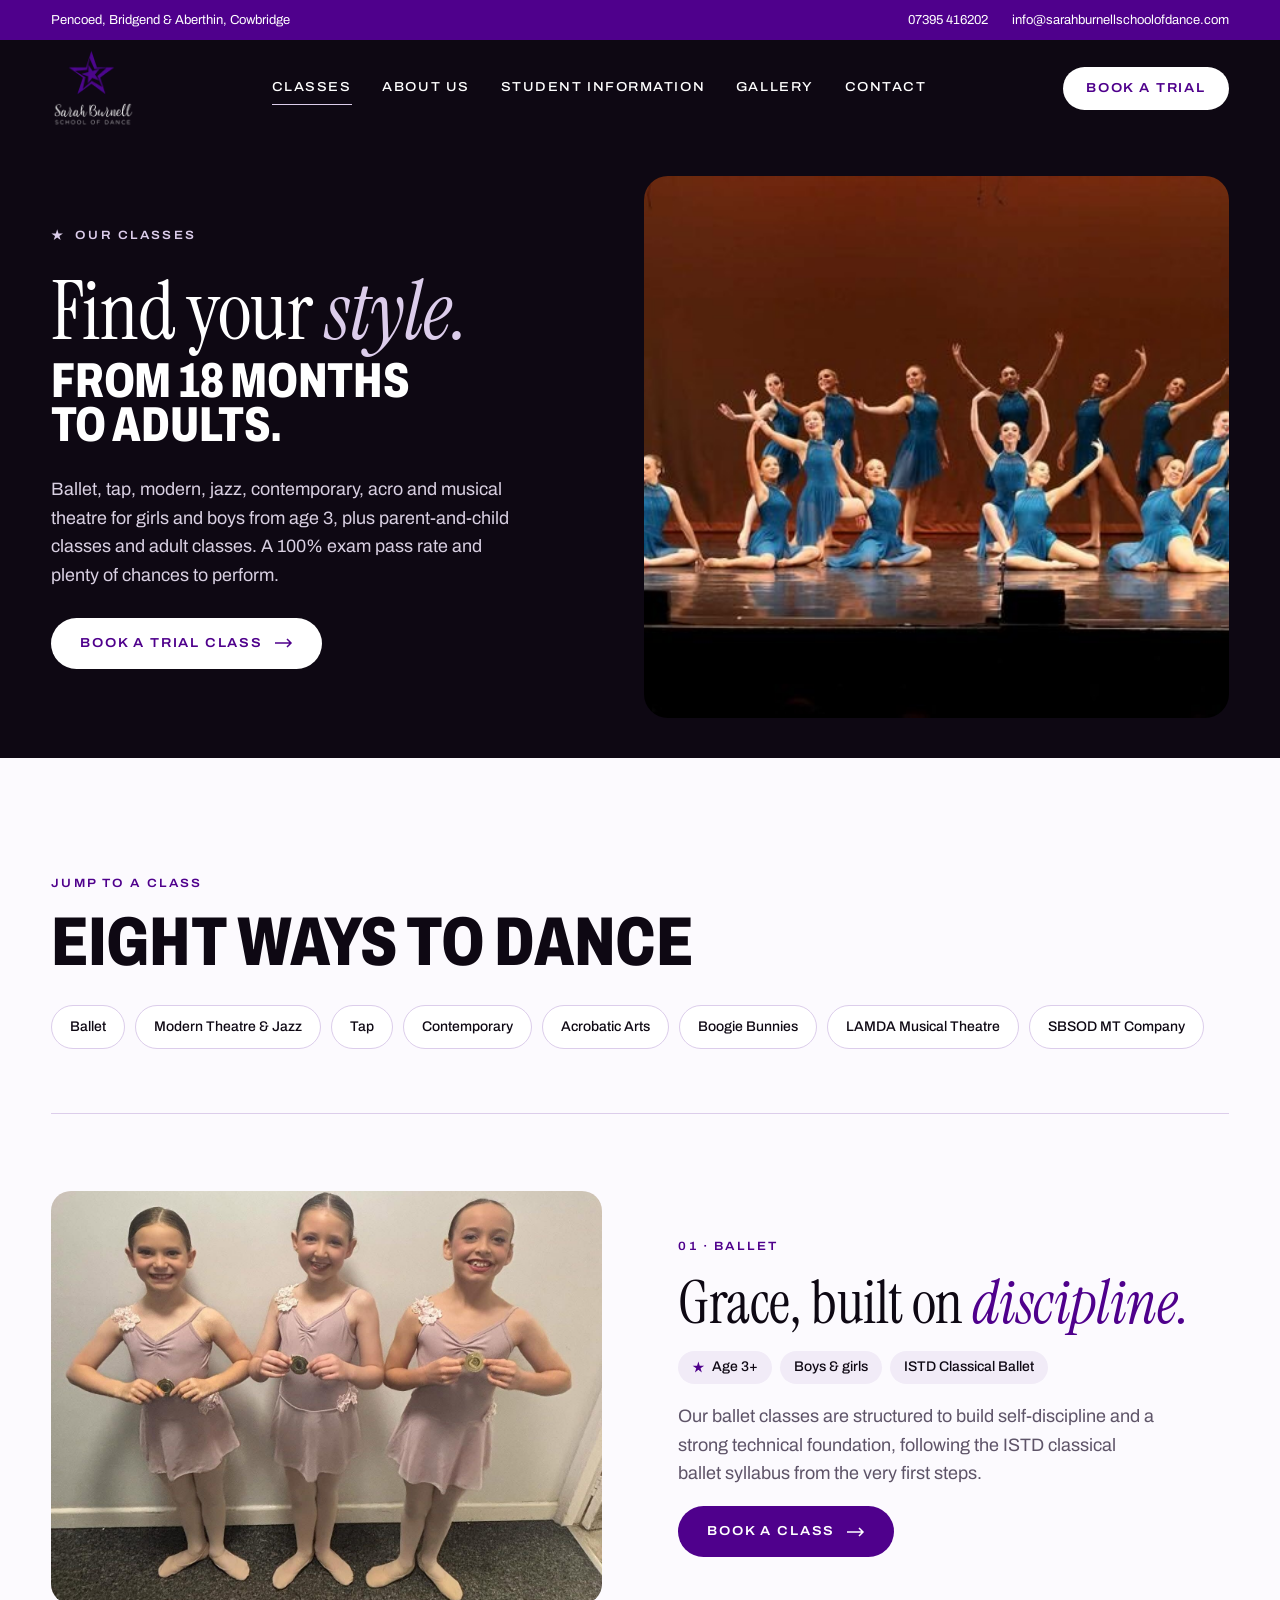
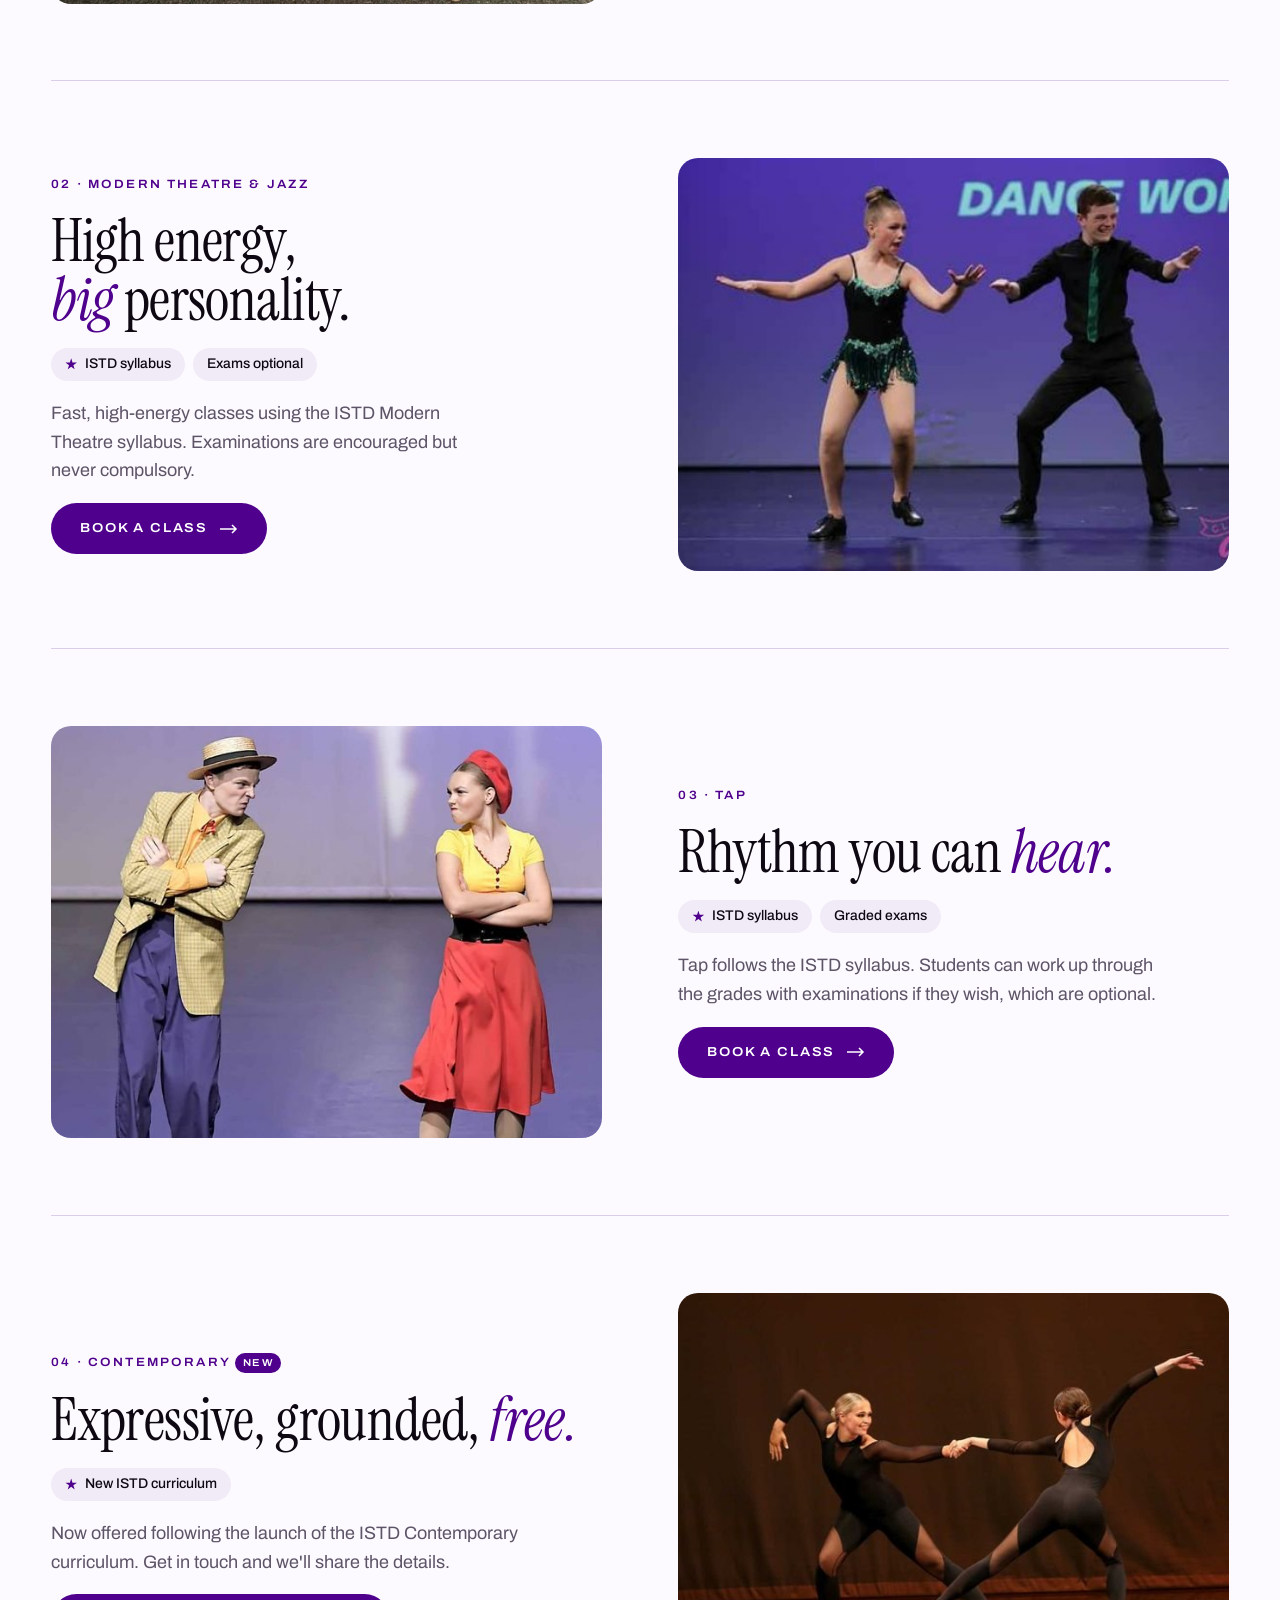
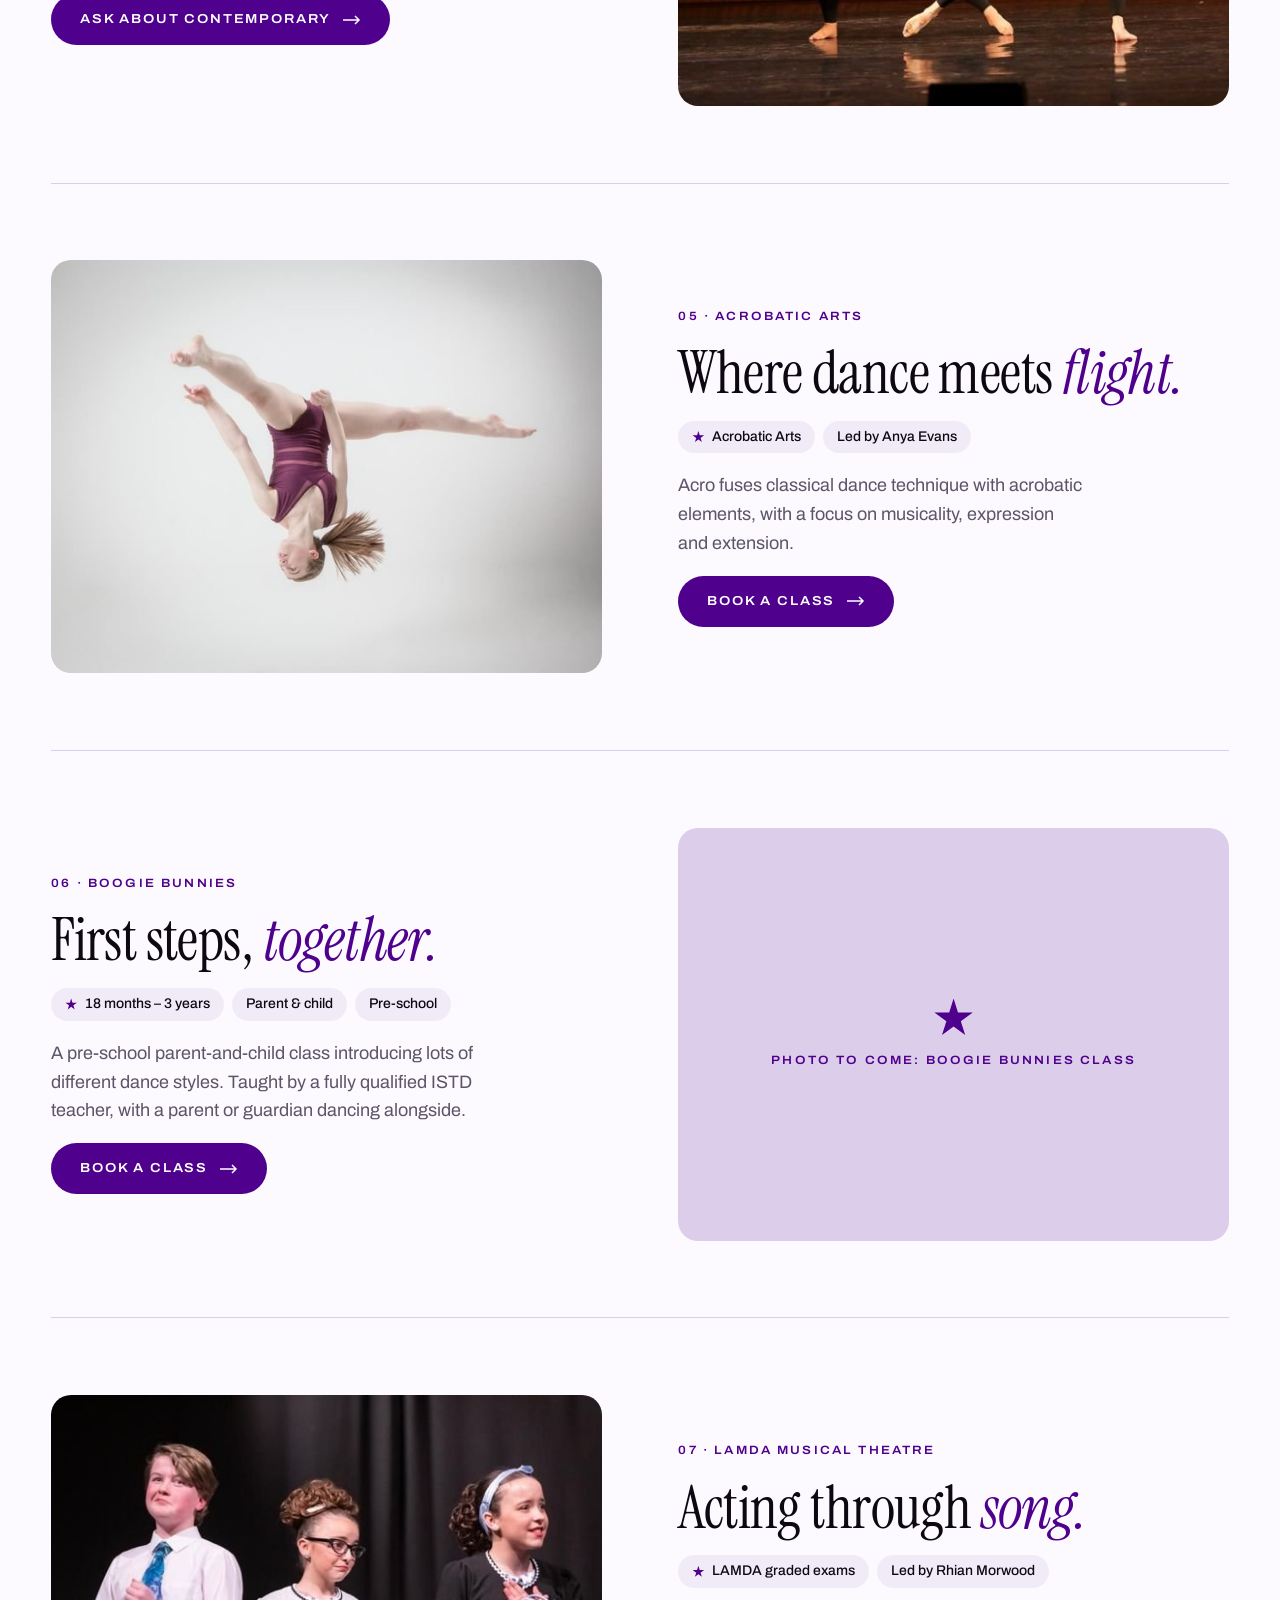
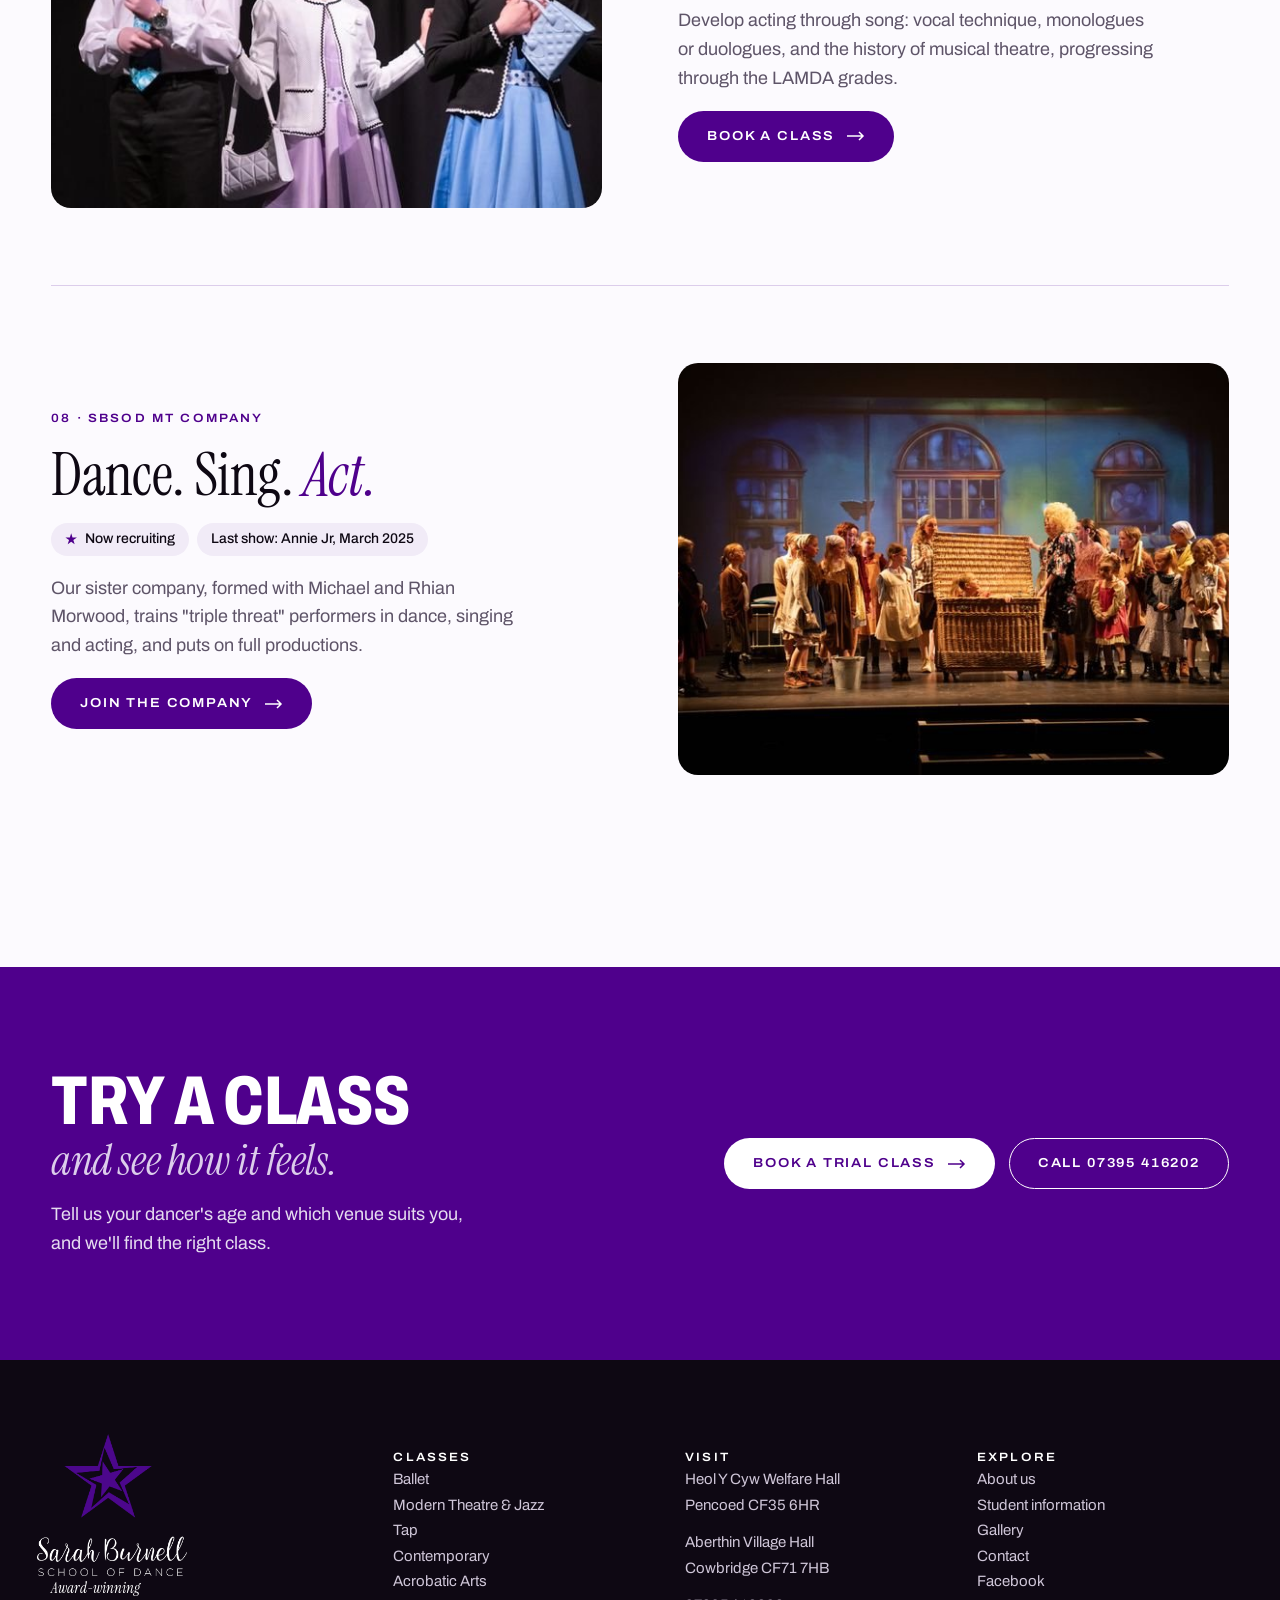
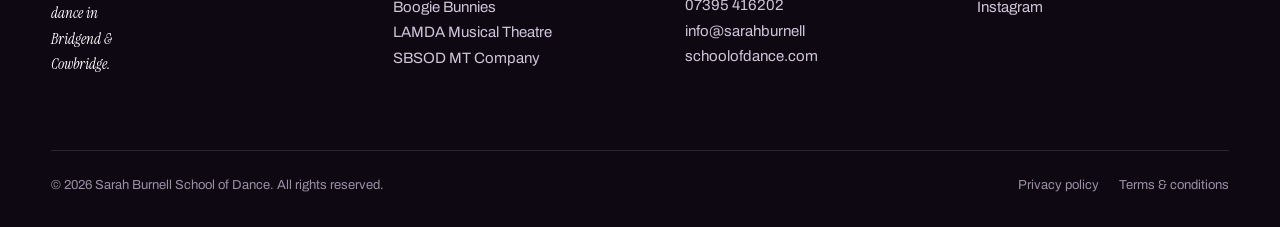
<file: classes.html>
<!doctype html>
<html lang="en-GB">
<head>
<meta charset="utf-8">
<meta name="viewport" content="width=device-width, initial-scale=1">
<title>Classes — Sarah Burnell School of Dance</title>
<meta name="description" content="Ballet, tap, modern theatre & jazz, contemporary, acro, Boogie Bunnies, LAMDA musical theatre and the SBSOD MT Company in Bridgend and Cowbridge.">
<meta property="og:title" content="Classes — Sarah Burnell School of Dance">
<meta property="og:description" content="Ballet, tap, modern theatre & jazz, contemporary, acro, Boogie Bunnies, LAMDA musical theatre and the SBSOD MT Company in Bridgend and Cowbridge.">
<meta property="og:image" content="images/social-share.png">
<meta name="theme-color" content="#0E0813">
<link rel="icon" href="images/logo-white-sm.png">
<link rel="preconnect" href="https://fonts.googleapis.com">
<link rel="preconnect" href="https://fonts.gstatic.com" crossorigin>
<link rel="stylesheet" href="https://fonts.googleapis.com/css2?family=Archivo:ital,wdth,wght@0,62..125,100..900;1,62..125,100..900&amp;family=Instrument+Serif:ital@0;1&amp;display=swap">
<link rel="stylesheet" href="css/sbsod-vars.css">
<link rel="stylesheet" href="css/sbsod.css">
<link rel="stylesheet" href="css/site.css">
<script src="js/site.js" defer></script>
</head>
<body>
<div class="sb">

<div class="topbar"><div class="wrap"><span class="tb-l">Pencoed, Bridgend &amp; Aberthin, Cowbridge</span><div class="tb-r"><a href="tel:07395416202">07395 416202</a><a href="mailto:info@sarahburnellschoolofdance.com">info@sarahburnellschoolofdance.com</a></div></div></div>
<header class="site-head">
<div class="wrap"><a class="logo" href="index.html" aria-label="Sarah Burnell School of Dance home"><img src="images/logo-white-sm.png" alt="Sarah Burnell School of Dance"></a>
<nav class="nav" aria-label="Main"><a href="classes.html" class="on" aria-current="page">Classes</a><a href="about.html">About us</a><a href="student-information.html">Student information</a><a href="gallery.html">Gallery</a><a href="contact.html">Contact</a></nav>
<div class="head-right"><a class="btn btn-white btn-sm" href="contact.html">Book a trial</a><button class="menu-btn" type="button" aria-expanded="false" aria-controls="mnav"><svg viewBox="0 0 18 12" fill="none" stroke="currentColor" stroke-width="1.5" aria-hidden="true"><path d="M0 1h18M0 6h18M0 11h18"></path></svg><span class="menu-label">Menu</span></button></div></div>
<nav class="mnav" id="mnav" aria-label="Mobile" hidden><a href="index.html">Home</a><a href="classes.html" class="on">Classes</a><a href="about.html">About us</a><a href="student-information.html">Student information</a><a href="gallery.html">Gallery</a><a href="contact.html">Contact</a><a class="btn btn-white" href="contact.html">Book a trial class</a></nav>
</header>

<main>
<section class="page-hero"><div class="ph-grid">
<div class="ph-copy">
<span class="label"><i class="star"></i>Our classes</span>
<h1 class="serif">Find your <em>style.</em><span class="cond">From 18 months to adults.</span></h1>
<p class="ph-lede">Ballet, tap, modern, jazz, contemporary, acro and musical theatre for girls and boys from age 3, plus parent-and-child classes and adult classes. A 100% exam pass rate and plenty of chances to perform.</p>
<div class="hero-ctas"><a class="btn btn-white" href="contact.html">Book a trial class<svg class="arrow" viewBox="0 0 18 10" fill="none" stroke="currentColor" stroke-width="1.5" aria-hidden="true"><path d="M0 5h16M12 1l4 4-4 4"></path></svg></a></div>
</div>
<div class="ph-img"><img src="images/gallery-61.jpg" alt="Dancers in blue costumes performing a group routine on stage"></div>
</div></section>

<section class="sec" style="padding-bottom: 0"><div class="wrap">
<div class="sec-head" style="margin-bottom: 32px"><div><span class="label">Jump to a class</span><h2 class="cond">Eight ways to dance</h2></div></div>
<nav class="jump" aria-label="Classes on this page"><a href="#ballet">Ballet</a><a href="#modern">Modern Theatre &amp; Jazz</a><a href="#tap">Tap</a><a href="#contemporary">Contemporary</a><a href="#acro">Acrobatic Arts</a><a href="#bunnies">Boogie Bunnies</a><a href="#lamda">LAMDA Musical Theatre</a><a href="#mt-company">SBSOD MT Company</a></nav>
</div></section>

<section class="sec" style="padding-top: clamp(40px, 5vw, 64px)"><div class="wrap">

<article class="cls" id="ballet"><div class="cls-img"><img src="images/class-ballet.jpg" alt="Three young ballet students holding their exam medals"></div>
<div class="cls-copy"><span class="label">01 · Ballet</span><h2 class="serif">Grace, built on <em>discipline.</em></h2><div class="chips"><span class="chip"><i class="star"></i>Age 3+</span><span class="chip">Boys &amp; girls</span><span class="chip">ISTD Classical Ballet</span></div><p>Our ballet classes are structured to build self-discipline and a strong technical foundation, following the ISTD classical ballet syllabus from the very first steps.</p><a class="btn btn-violet" href="contact.html">Book a class<svg class="arrow" viewBox="0 0 18 10" fill="none" stroke="currentColor" stroke-width="1.5" aria-hidden="true"><path d="M0 5h16M12 1l4 4-4 4"></path></svg></a></div></article>

<article class="cls" id="modern"><div class="cls-img"><img src="images/gallery-48.jpg" alt="A jazz duo performing at the Dance World Cup"></div>
<div class="cls-copy"><span class="label">02 · Modern Theatre &amp; Jazz</span><h2 class="serif">High energy, <em>big</em> personality.</h2><div class="chips"><span class="chip"><i class="star"></i>ISTD syllabus</span><span class="chip">Exams optional</span></div><p>Fast, high-energy classes using the ISTD Modern Theatre syllabus. Examinations are encouraged but never compulsory.</p><a class="btn btn-violet" href="contact.html">Book a class<svg class="arrow" viewBox="0 0 18 10" fill="none" stroke="currentColor" stroke-width="1.5" aria-hidden="true"><path d="M0 5h16M12 1l4 4-4 4"></path></svg></a></div></article>

<article class="cls" id="tap"><div class="cls-img"><img src="images/gallery-33.jpg" alt="A tap duo in character costume on stage"></div>
<div class="cls-copy"><span class="label">03 · Tap</span><h2 class="serif">Rhythm you can <em>hear.</em></h2><div class="chips"><span class="chip"><i class="star"></i>ISTD syllabus</span><span class="chip">Graded exams</span></div><p>Tap follows the ISTD syllabus. Students can work up through the grades with examinations if they wish, which are optional.</p><a class="btn btn-violet" href="contact.html">Book a class<svg class="arrow" viewBox="0 0 18 10" fill="none" stroke="currentColor" stroke-width="1.5" aria-hidden="true"><path d="M0 5h16M12 1l4 4-4 4"></path></svg></a></div></article>

<article class="cls" id="contemporary"><div class="cls-img"><img src="images/gallery-60.jpg" alt="Two contemporary dancers in black on stage"></div>
<div class="cls-copy"><span class="label">04 · Contemporary <span class="tag-new">New</span></span><h2 class="serif">Expressive, grounded, <em>free.</em></h2><div class="chips"><span class="chip"><i class="star"></i>New ISTD curriculum</span></div><p>Now offered following the launch of the ISTD Contemporary curriculum. Get in touch and we'll share the details.</p><a class="btn btn-violet" href="contact.html">Ask about contemporary<svg class="arrow" viewBox="0 0 18 10" fill="none" stroke="currentColor" stroke-width="1.5" aria-hidden="true"><path d="M0 5h16M12 1l4 4-4 4"></path></svg></a></div></article>

<article class="cls" id="acro"><div class="cls-img"><img src="images/gallery-37.jpg" alt="A dancer mid-air in an acrobatic leap"></div>
<div class="cls-copy"><span class="label">05 · Acrobatic Arts</span><h2 class="serif">Where dance meets <em>flight.</em></h2><div class="chips"><span class="chip"><i class="star"></i>Acrobatic Arts</span><span class="chip">Led by Anya Evans</span></div><p>Acro fuses classical dance technique with acrobatic elements, with a focus on musicality, expression and extension.</p><a class="btn btn-violet" href="contact.html">Book a class<svg class="arrow" viewBox="0 0 18 10" fill="none" stroke="currentColor" stroke-width="1.5" aria-hidden="true"><path d="M0 5h16M12 1l4 4-4 4"></path></svg></a></div></article>

<article class="cls" id="bunnies"><div class="cls-img"><div class="ph-label"><i class="star"></i><span class="label">Photo to come: Boogie Bunnies class</span></div></div>
<div class="cls-copy"><span class="label">06 · Boogie Bunnies</span><h2 class="serif">First steps, <em>together.</em></h2><div class="chips"><span class="chip"><i class="star"></i>18 months – 3 years</span><span class="chip">Parent &amp; child</span><span class="chip">Pre-school</span></div><p>A pre-school parent-and-child class introducing lots of different dance styles. Taught by a fully qualified ISTD teacher, with a parent or guardian dancing alongside.</p><a class="btn btn-violet" href="contact.html">Book a class<svg class="arrow" viewBox="0 0 18 10" fill="none" stroke="currentColor" stroke-width="1.5" aria-hidden="true"><path d="M0 5h16M12 1l4 4-4 4"></path></svg></a></div></article>

<article class="cls" id="lamda"><div class="cls-img"><img src="images/gallery-92.jpg" alt="Young performers acting a musical theatre scene"></div>
<div class="cls-copy"><span class="label">07 · LAMDA Musical Theatre</span><h2 class="serif">Acting through <em>song.</em></h2><div class="chips"><span class="chip"><i class="star"></i>LAMDA graded exams</span><span class="chip">Led by Rhian Morwood</span></div><p>Develop acting through song: vocal technique, monologues or duologues, and the history of musical theatre, progressing through the LAMDA grades.</p><a class="btn btn-violet" href="contact.html">Book a class<svg class="arrow" viewBox="0 0 18 10" fill="none" stroke="currentColor" stroke-width="1.5" aria-hidden="true"><path d="M0 5h16M12 1l4 4-4 4"></path></svg></a></div></article>

<article class="cls" id="mt-company"><div class="cls-img"><img src="images/gallery-101.jpg" alt="The MT Company cast on stage in full costume"></div>
<div class="cls-copy"><span class="label">08 · SBSOD MT Company</span><h2 class="serif">Dance. Sing. <em>Act.</em></h2><div class="chips"><span class="chip"><i class="star"></i>Now recruiting</span><span class="chip">Last show: Annie Jr, March 2025</span></div><p>Our sister company, formed with Michael and Rhian Morwood, trains "triple threat" performers in dance, singing and acting, and puts on full productions.</p><a class="btn btn-violet" href="contact.html">Join the company<svg class="arrow" viewBox="0 0 18 10" fill="none" stroke="currentColor" stroke-width="1.5" aria-hidden="true"><path d="M0 5h16M12 1l4 4-4 4"></path></svg></a></div></article>

</div></section>

<section class="cta-band"><div class="wrap cta-in">
<div><h2 class="cond">Try a class<span class="serif">and see how it feels.</span></h2><p>Tell us your dancer's age and which venue suits you, and we'll find the right class.</p></div>
<div class="cta-actions"><a class="btn btn-white" href="contact.html">Book a trial class<svg class="arrow" viewBox="0 0 18 10" fill="none" stroke="currentColor" stroke-width="1.5" aria-hidden="true"><path d="M0 5h16M12 1l4 4-4 4"></path></svg></a><a class="btn btn-line" href="tel:07395416202">Call 07395 416202</a></div>
</div></section>
</main>

<footer class="site-foot"><div class="wrap"><div class="foot-grid">
<div><a class="foot-logo" href="index.html"><img src="images/logo-white.png" alt="Sarah Burnell School of Dance"></a><p class="foot-tag">Award-winning dance in Bridgend &amp; Cowbridge.</p></div>
<div><h4 class="label">Classes</h4><ul><li><a href="#ballet">Ballet</a></li><li><a href="#modern">Modern Theatre &amp; Jazz</a></li><li><a href="#tap">Tap</a></li><li><a href="#contemporary">Contemporary</a></li><li><a href="#acro">Acrobatic Arts</a></li><li><a href="#bunnies">Boogie Bunnies</a></li><li><a href="#lamda">LAMDA Musical Theatre</a></li><li><a href="#mt-company">SBSOD MT Company</a></li></ul></div>
<div><h4 class="label">Visit</h4><p>Heol Y Cyw Welfare Hall<br>Pencoed CF35 6HR</p><p style="margin-top: 12px">Aberthin Village Hall<br>Cowbridge CF71 7HB</p><p style="margin-top: 12px"><a href="tel:07395416202">07395 416202</a><br><a href="mailto:info@sarahburnellschoolofdance.com">info@sarahburnell<br>schoolofdance.com</a></p></div>
<div><h4 class="label">Explore</h4><ul><li><a href="about.html">About us</a></li><li><a href="student-information.html">Student information</a></li><li><a href="gallery.html">Gallery</a></li><li><a href="contact.html">Contact</a></li><li><a href="https://facebook.com/sarahburnelldance">Facebook</a></li><li><a href="https://instagram.com/sarahburnelldance_official/">Instagram</a></li></ul></div>
</div>
<div class="foot-base"><span>© 2026 Sarah Burnell School of Dance. All rights reserved.</span><nav aria-label="Legal"><a href="https://www.sarahburnellschoolofdance.com/privacy">Privacy policy</a><a href="https://irp.cdn-website.com/6c31b9fb/files/uploaded/SBSOD_Terms_and_Conditions.pdf">Terms &amp; conditions</a></nav></div>
</div></footer>

</div>
</body>
</html>
</file>
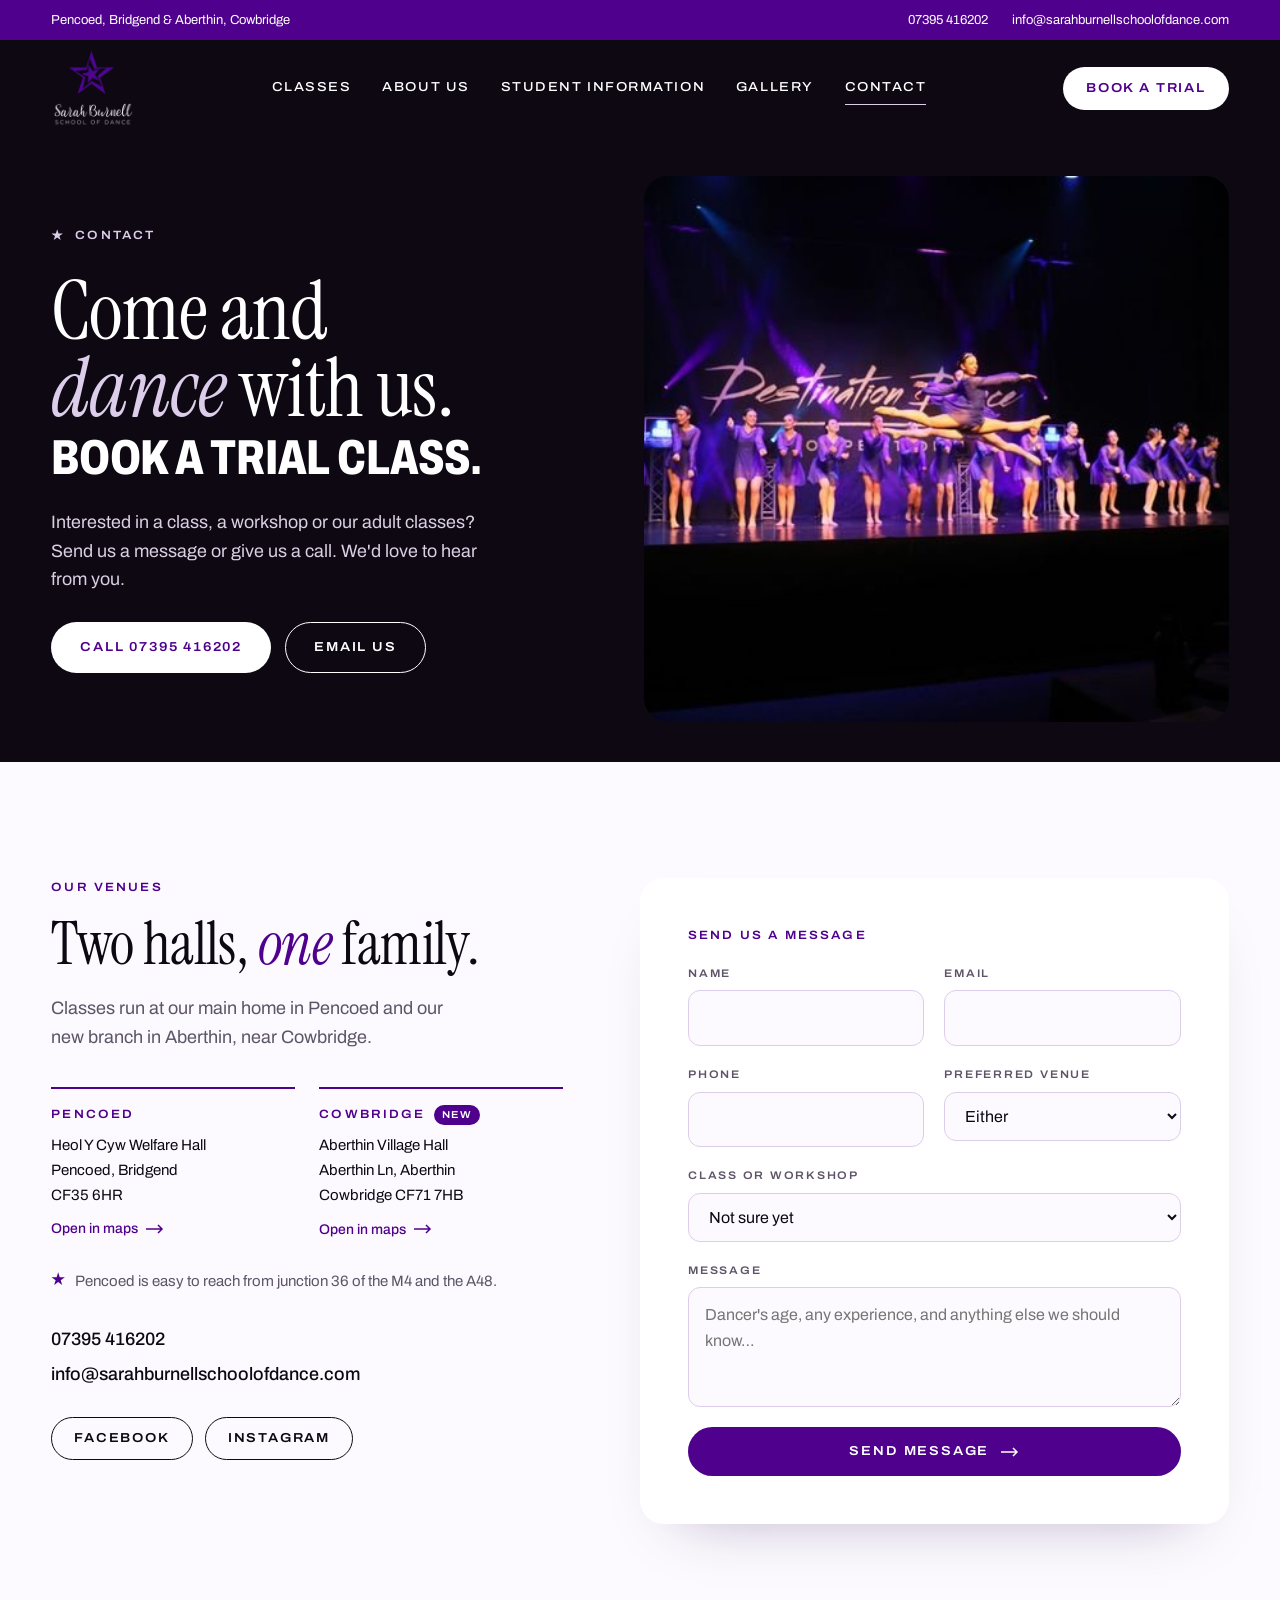
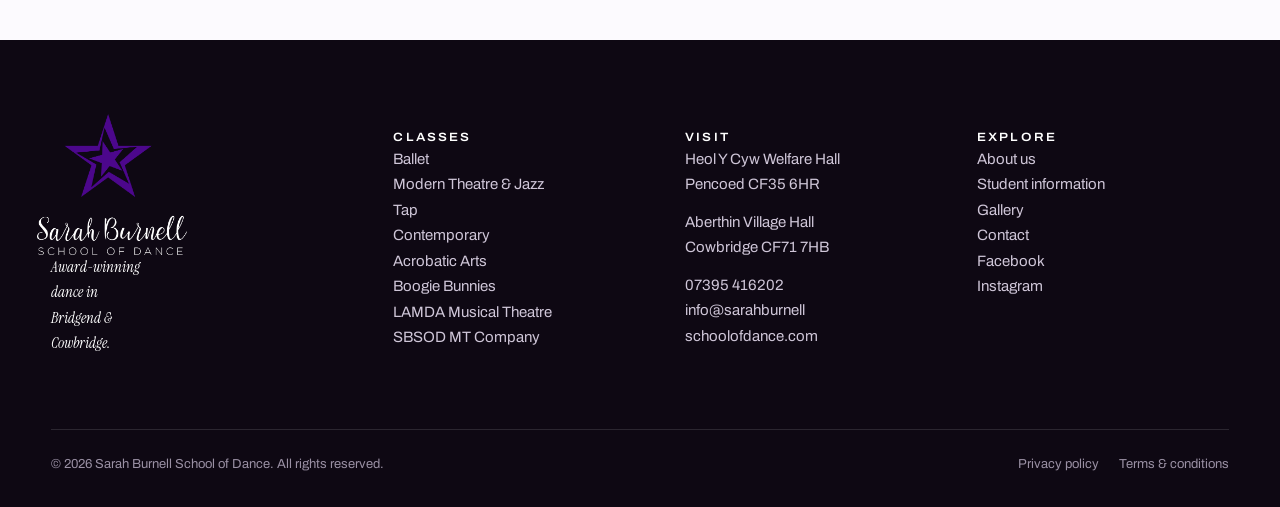
<file: contact.html>
<!doctype html>
<html lang="en-GB">
<head>
<meta charset="utf-8">
<meta name="viewport" content="width=device-width, initial-scale=1">
<title>Contact — Sarah Burnell School of Dance</title>
<meta name="description" content="Contact Sarah Burnell School of Dance. Venues in Pencoed, Bridgend and Aberthin, Cowbridge. Call 07395 416202.">
<meta property="og:title" content="Contact — Sarah Burnell School of Dance">
<meta property="og:description" content="Contact Sarah Burnell School of Dance. Venues in Pencoed, Bridgend and Aberthin, Cowbridge. Call 07395 416202.">
<meta property="og:image" content="images/social-share.png">
<meta name="theme-color" content="#0E0813">
<link rel="icon" href="images/logo-white-sm.png">
<link rel="preconnect" href="https://fonts.googleapis.com">
<link rel="preconnect" href="https://fonts.gstatic.com" crossorigin>
<link rel="stylesheet" href="https://fonts.googleapis.com/css2?family=Archivo:ital,wdth,wght@0,62..125,100..900;1,62..125,100..900&amp;family=Instrument+Serif:ital@0;1&amp;display=swap">
<link rel="stylesheet" href="css/sbsod-vars.css">
<link rel="stylesheet" href="css/sbsod.css">
<link rel="stylesheet" href="css/site.css">
<script src="js/site.js" defer></script>
</head>
<body>
<div class="sb">

<div class="topbar"><div class="wrap"><span class="tb-l">Pencoed, Bridgend &amp; Aberthin, Cowbridge</span><div class="tb-r"><a href="tel:07395416202">07395 416202</a><a href="mailto:info@sarahburnellschoolofdance.com">info@sarahburnellschoolofdance.com</a></div></div></div>
<header class="site-head">
<div class="wrap"><a class="logo" href="index.html" aria-label="Sarah Burnell School of Dance home"><img src="images/logo-white-sm.png" alt="Sarah Burnell School of Dance"></a>
<nav class="nav" aria-label="Main"><a href="classes.html">Classes</a><a href="about.html">About us</a><a href="student-information.html">Student information</a><a href="gallery.html">Gallery</a><a href="contact.html" class="on" aria-current="page">Contact</a></nav>
<div class="head-right"><a class="btn btn-white btn-sm" href="contact.html">Book a trial</a><button class="menu-btn" type="button" aria-expanded="false" aria-controls="mnav"><svg viewBox="0 0 18 12" fill="none" stroke="currentColor" stroke-width="1.5" aria-hidden="true"><path d="M0 1h18M0 6h18M0 11h18"></path></svg><span class="menu-label">Menu</span></button></div></div>
<nav class="mnav" id="mnav" aria-label="Mobile" hidden><a href="index.html">Home</a><a href="classes.html">Classes</a><a href="about.html">About us</a><a href="student-information.html">Student information</a><a href="gallery.html">Gallery</a><a href="contact.html" class="on">Contact</a><a class="btn btn-white" href="contact.html">Book a trial class</a></nav>
</header>

<main>
<section class="page-hero"><div class="ph-grid" style="min-height: 440px">
<div class="ph-copy">
<span class="label"><i class="star"></i>Contact</span>
<h1 class="serif">Come and <em>dance</em> with us.<span class="cond">Book a trial class.</span></h1>
<p class="ph-lede">Interested in a class, a workshop or our adult classes? Send us a message or give us a call. We'd love to hear from you.</p>
<div class="hero-ctas"><a class="btn btn-white" href="tel:07395416202">Call 07395 416202</a><a class="btn btn-line" href="mailto:info@sarahburnellschoolofdance.com">Email us</a></div>
</div>
<div class="ph-img"><img src="images/gallery-105.jpg" alt="A large group of dancers performing together on stage"></div>
</div></section>

<section class="sec"><div class="wrap"><div class="contact-grid">
<div>
<span class="label" style="color: var(--violet); display: block; margin-bottom: 18px">Our venues</span>
<h2 class="serif">Two halls, <em>one</em> family.</h2>
<p class="lede">Classes run at our main home in Pencoed and our new branch in Aberthin, near Cowbridge.</p>
<div class="venues">
<div class="venue"><span class="label">Pencoed</span>Heol Y Cyw Welfare Hall<br>Pencoed, Bridgend<br>CF35 6HR<br><a class="maplink" href="https://www.google.com/maps/search/?api=1&amp;query=Heol+Y+Cyw+Welfare+Hall+CF35+6HR">Open in maps<svg class="arrow" viewBox="0 0 18 10" fill="none" stroke="currentColor" stroke-width="1.5" aria-hidden="true"><path d="M0 5h16M12 1l4 4-4 4"></path></svg></a></div>
<div class="venue"><span class="label">Cowbridge <span class="tag-new">New</span></span>Aberthin Village Hall<br>Aberthin Ln, Aberthin<br>Cowbridge CF71 7HB<br><a class="maplink" href="https://www.google.com/maps/search/?api=1&amp;query=Aberthin+Village+Hall+CF71+7HB">Open in maps<svg class="arrow" viewBox="0 0 18 10" fill="none" stroke="currentColor" stroke-width="1.5" aria-hidden="true"><path d="M0 5h16M12 1l4 4-4 4"></path></svg></a></div>
</div>
<p class="directions"><i class="star"></i><span>Pencoed is easy to reach from junction 36 of the M4 and the A48.</span></p>
<div class="direct"><a href="tel:07395416202">07395 416202</a><a href="mailto:info@sarahburnellschoolofdance.com">info@sarahburnellschoolofdance.com</a></div>
<div class="social"><a class="btn btn-line-dark btn-sm" href="https://facebook.com/sarahburnelldance">Facebook</a><a class="btn btn-line-dark btn-sm" href="https://instagram.com/sarahburnelldance_official/">Instagram</a></div>
</div>

<form class="form" data-enquiry style="align-self: start">
<div class="field full"><span class="label" style="color: var(--violet)">Send us a message</span></div>
<div class="field"><label for="c-name">Name</label><input id="c-name" name="name" autocomplete="name" required></div>
<div class="field"><label for="c-email">Email</label><input id="c-email" name="email" type="email" autocomplete="email" required></div>
<div class="field"><label for="c-phone">Phone</label><input id="c-phone" name="phone" type="tel" autocomplete="tel"></div>
<div class="field"><label for="c-venue">Preferred venue</label><select id="c-venue" name="venue"><option>Either</option><option>Pencoed</option><option>Cowbridge (Aberthin)</option></select></div>
<div class="field full"><label for="c-class">Class or workshop</label><select id="c-class" name="class"><option>Not sure yet</option><option>Ballet</option><option>Modern Theatre &amp; Jazz</option><option>Tap</option><option>Contemporary</option><option>Acrobatic Arts</option><option>Boogie Bunnies</option><option>LAMDA Musical Theatre</option><option>SBSOD MT Company</option><option>Adult classes</option><option>Workshops</option></select></div>
<div class="field full"><label for="c-msg">Message</label><textarea id="c-msg" name="message" placeholder="Dancer's age, any experience, and anything else we should know…"></textarea></div>
<button class="btn btn-violet" type="submit">Send message<svg class="arrow" viewBox="0 0 18 10" fill="none" stroke="currentColor" stroke-width="1.5" aria-hidden="true"><path d="M0 5h16M12 1l4 4-4 4"></path></svg></button>
<p class="form-ok" role="status" hidden>Thank you for contacting us. We'll get back to you as soon as possible.</p>
</form>
</div></div></section>
</main>

<footer class="site-foot"><div class="wrap"><div class="foot-grid">
<div><a class="foot-logo" href="index.html"><img src="images/logo-white.png" alt="Sarah Burnell School of Dance"></a><p class="foot-tag">Award-winning dance in Bridgend &amp; Cowbridge.</p></div>
<div><h4 class="label">Classes</h4><ul><li><a href="classes.html">Ballet</a></li><li><a href="classes.html">Modern Theatre &amp; Jazz</a></li><li><a href="classes.html">Tap</a></li><li><a href="classes.html">Contemporary</a></li><li><a href="classes.html">Acrobatic Arts</a></li><li><a href="classes.html">Boogie Bunnies</a></li><li><a href="classes.html">LAMDA Musical Theatre</a></li><li><a href="classes.html">SBSOD MT Company</a></li></ul></div>
<div><h4 class="label">Visit</h4><p>Heol Y Cyw Welfare Hall<br>Pencoed CF35 6HR</p><p style="margin-top: 12px">Aberthin Village Hall<br>Cowbridge CF71 7HB</p><p style="margin-top: 12px"><a href="tel:07395416202">07395 416202</a><br><a href="mailto:info@sarahburnellschoolofdance.com">info@sarahburnell<br>schoolofdance.com</a></p></div>
<div><h4 class="label">Explore</h4><ul><li><a href="about.html">About us</a></li><li><a href="student-information.html">Student information</a></li><li><a href="gallery.html">Gallery</a></li><li><a href="contact.html">Contact</a></li><li><a href="https://facebook.com/sarahburnelldance">Facebook</a></li><li><a href="https://instagram.com/sarahburnelldance_official/">Instagram</a></li></ul></div>
</div>
<div class="foot-base"><span>© 2026 Sarah Burnell School of Dance. All rights reserved.</span><nav aria-label="Legal"><a href="https://www.sarahburnellschoolofdance.com/privacy">Privacy policy</a><a href="https://irp.cdn-website.com/6c31b9fb/files/uploaded/SBSOD_Terms_and_Conditions.pdf">Terms &amp; conditions</a></nav></div>
</div></footer>

</div>
</body>
</html>
</file>
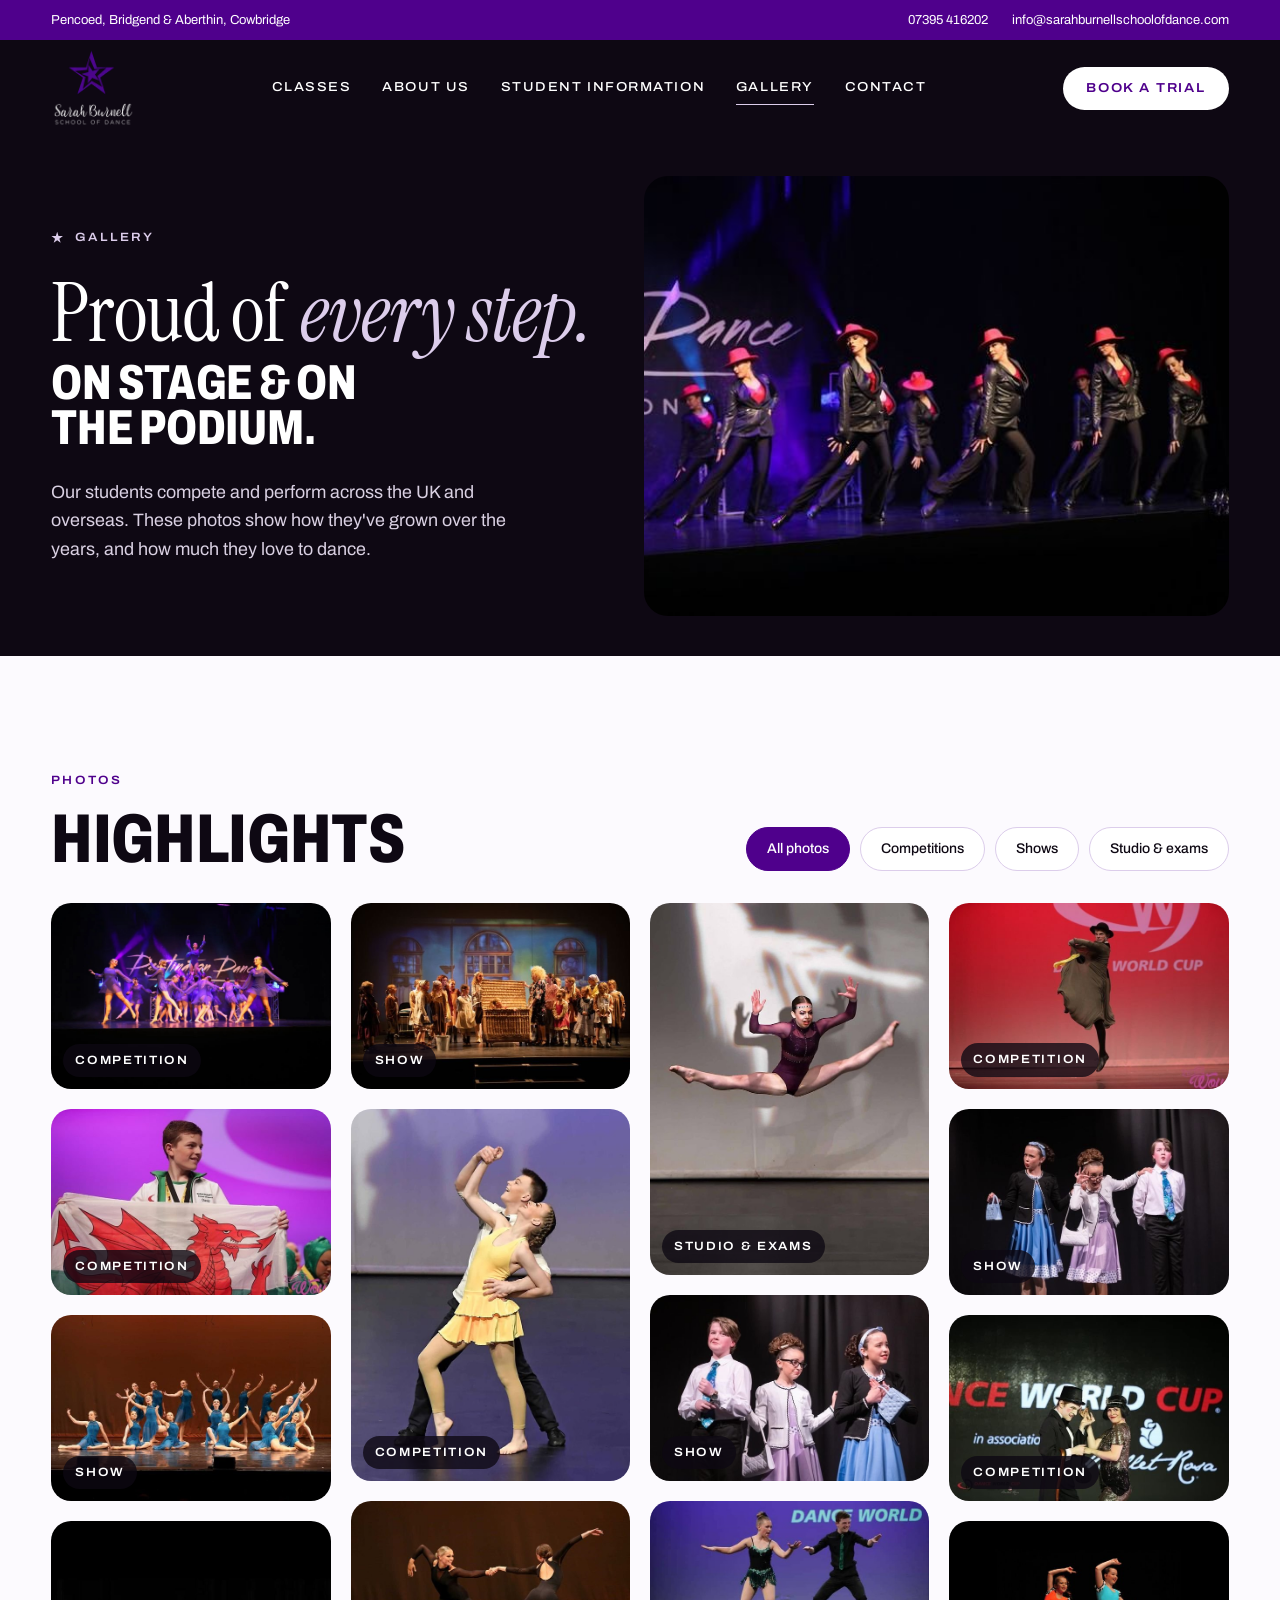
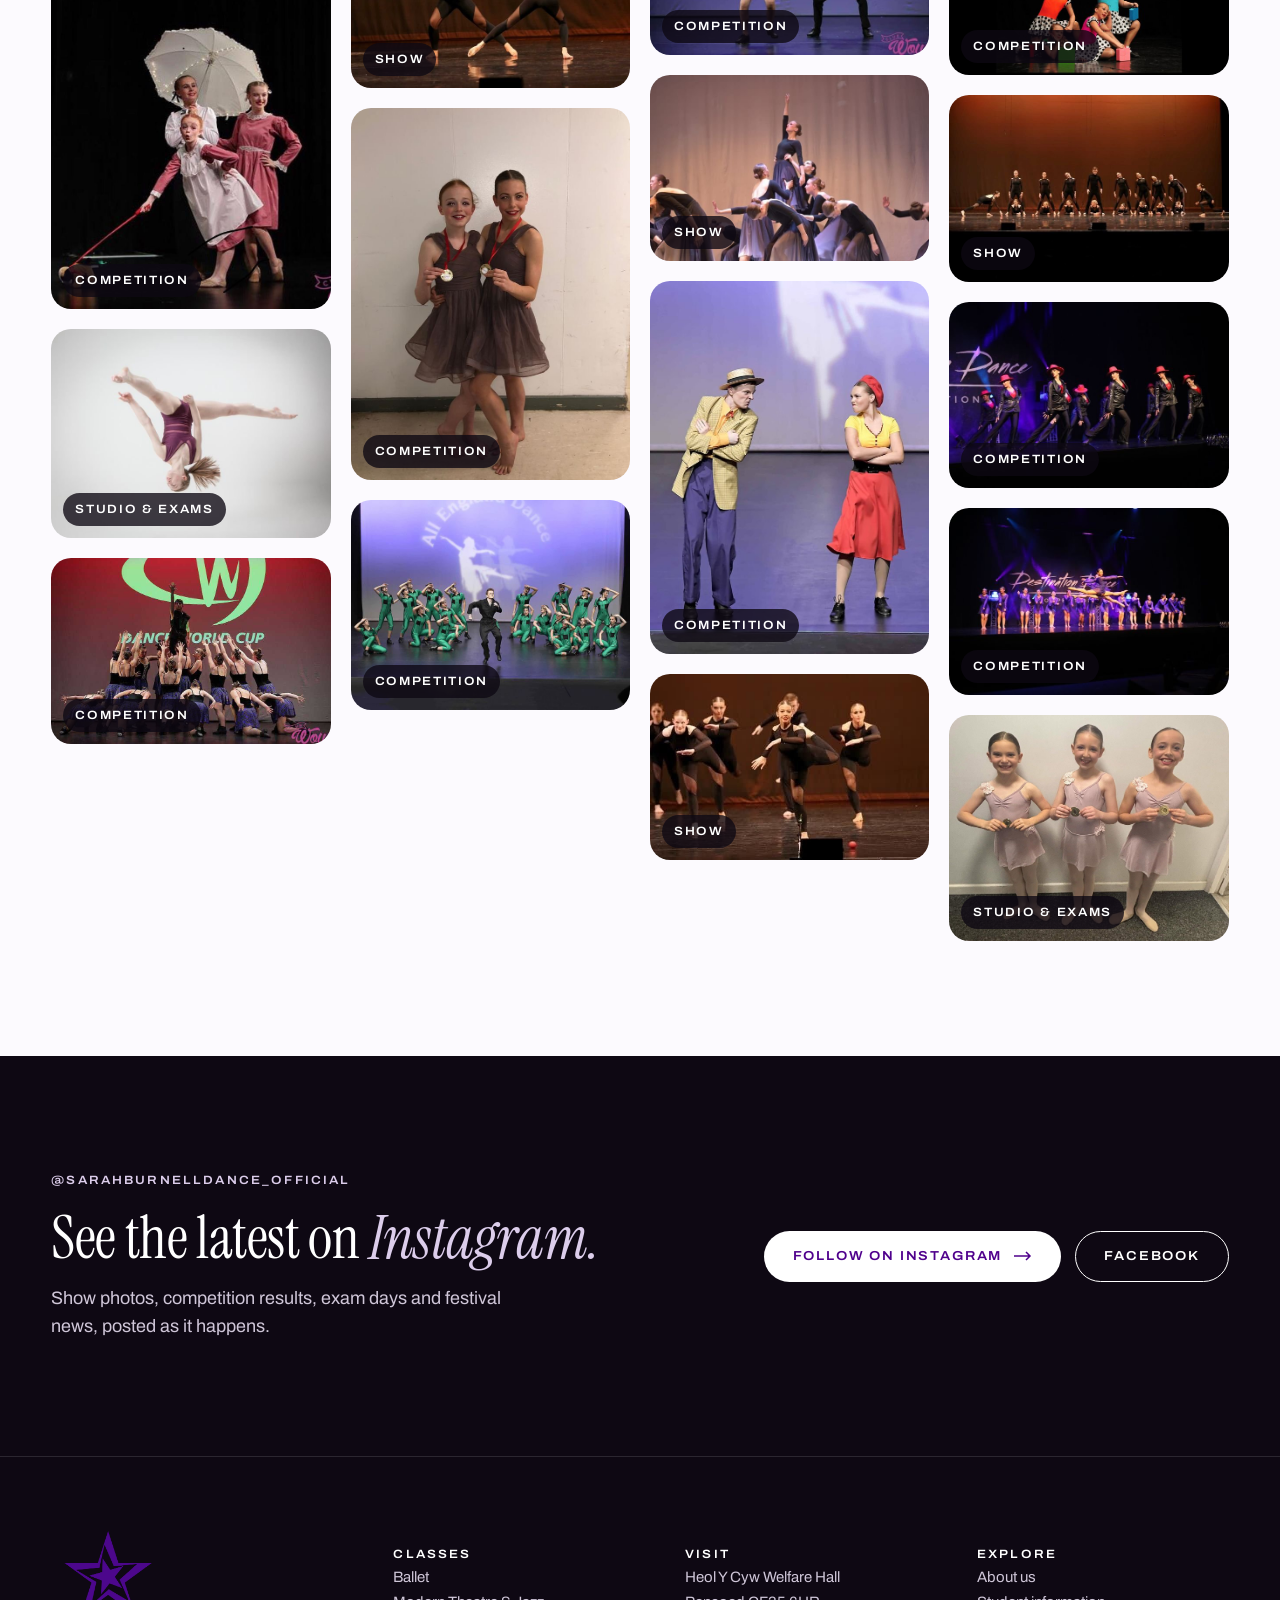
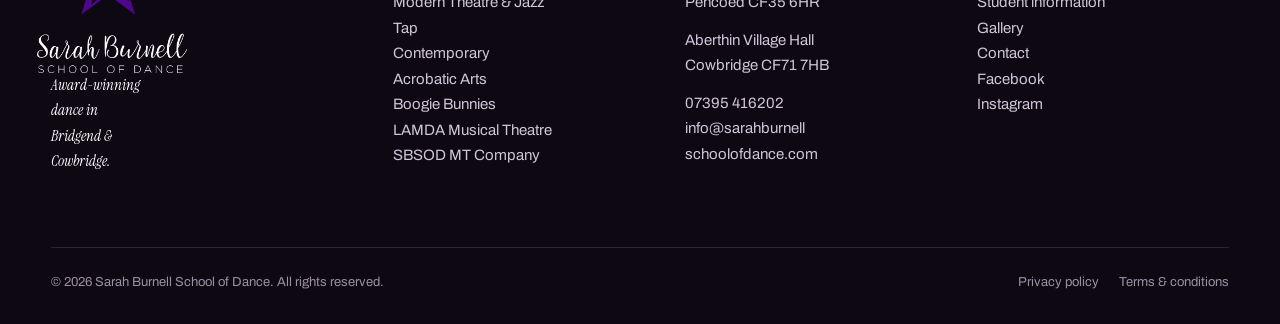
<file: gallery.html>
<!doctype html>
<html lang="en-GB">
<head>
<meta charset="utf-8">
<meta name="viewport" content="width=device-width, initial-scale=1">
<title>Gallery — Sarah Burnell School of Dance</title>
<meta name="description" content="Photos of our dancers at competitions, shows and exams, including the Dance World Cup.">
<meta property="og:title" content="Gallery — Sarah Burnell School of Dance">
<meta property="og:description" content="Photos of our dancers at competitions, shows and exams, including the Dance World Cup.">
<meta property="og:image" content="images/social-share.png">
<meta name="theme-color" content="#0E0813">
<link rel="icon" href="images/logo-white-sm.png">
<link rel="preconnect" href="https://fonts.googleapis.com">
<link rel="preconnect" href="https://fonts.gstatic.com" crossorigin>
<link rel="stylesheet" href="https://fonts.googleapis.com/css2?family=Archivo:ital,wdth,wght@0,62..125,100..900;1,62..125,100..900&amp;family=Instrument+Serif:ital@0;1&amp;display=swap">
<link rel="stylesheet" href="css/sbsod-vars.css">
<link rel="stylesheet" href="css/sbsod.css">
<link rel="stylesheet" href="css/site.css">
<script src="js/site.js" defer></script>
</head>
<body>
<div class="sb">

<div class="topbar"><div class="wrap"><span class="tb-l">Pencoed, Bridgend &amp; Aberthin, Cowbridge</span><div class="tb-r"><a href="tel:07395416202">07395 416202</a><a href="mailto:info@sarahburnellschoolofdance.com">info@sarahburnellschoolofdance.com</a></div></div></div>
<header class="site-head">
<div class="wrap"><a class="logo" href="index.html" aria-label="Sarah Burnell School of Dance home"><img src="images/logo-white-sm.png" alt="Sarah Burnell School of Dance"></a>
<nav class="nav" aria-label="Main"><a href="classes.html">Classes</a><a href="about.html">About us</a><a href="student-information.html">Student information</a><a href="gallery.html" class="on" aria-current="page">Gallery</a><a href="contact.html">Contact</a></nav>
<div class="head-right"><a class="btn btn-white btn-sm" href="contact.html">Book a trial</a><button class="menu-btn" type="button" aria-expanded="false" aria-controls="mnav"><svg viewBox="0 0 18 12" fill="none" stroke="currentColor" stroke-width="1.5" aria-hidden="true"><path d="M0 1h18M0 6h18M0 11h18"></path></svg><span class="menu-label">Menu</span></button></div></div>
<nav class="mnav" id="mnav" aria-label="Mobile" hidden><a href="index.html">Home</a><a href="classes.html">Classes</a><a href="about.html">About us</a><a href="student-information.html">Student information</a><a href="gallery.html" class="on">Gallery</a><a href="contact.html">Contact</a><a class="btn btn-white" href="contact.html">Book a trial class</a></nav>
</header>

<main>
<section class="page-hero"><div class="ph-grid">
<div class="ph-copy">
<span class="label"><i class="star"></i>Gallery</span>
<h1 class="serif">Proud of <em>every step.</em><span class="cond">On stage &amp; on the podium.</span></h1>
<p class="ph-lede">Our students compete and perform across the UK and overseas. These photos show how they've grown over the years, and how much they love to dance.</p>
</div>
<div class="ph-img"><img src="images/gallery-102.jpg" alt="Dancers in black suits and red hats performing under purple stage lights"></div>
</div></section>

<section class="sec"><div class="wrap">
<div class="sec-head" style="margin-bottom: 32px"><div><span class="label">Photos</span><h2 class="cond" id="gallery-heading">Highlights</h2></div>
<div class="filters" role="group" aria-label="Filter photos"><button type="button" class="fbtn on" aria-pressed="true" data-filter="all" data-heading="Highlights">All photos</button><button type="button" class="fbtn" aria-pressed="false" data-filter="comp" data-heading="Competitions">Competitions</button><button type="button" class="fbtn" aria-pressed="false" data-filter="show" data-heading="Shows">Shows</button><button type="button" class="fbtn" aria-pressed="false" data-filter="studio" data-heading="Studio &amp; exams">Studio &amp; exams</button></div></div>
<div class="masonry">
<figure class="tile" data-cat="comp"><img src="images/stage-competition-team.jpg" alt="Competition team on stage under purple lights at Destination Dance" loading="lazy"><figcaption>Competition</figcaption></figure>
<figure class="tile" data-cat="comp"><img src="images/gallery-07.jpg" alt="A dancer holding the Welsh flag at the Dance World Cup" loading="lazy"><figcaption>Competition</figcaption></figure>
<figure class="tile" data-cat="show"><img src="images/gallery-61.jpg" alt="Dancers in blue in a group pose on stage" loading="lazy"><figcaption>Show</figcaption></figure>
<figure class="tile" data-cat="comp"><img src="images/gallery-13.jpg" alt="Three dancers in an umbrella routine" loading="lazy"><figcaption>Competition</figcaption></figure>
<figure class="tile" data-cat="studio"><img src="images/gallery-37.jpg" alt="A dancer captured mid-air in an acrobatic leap" loading="lazy"><figcaption>Studio &amp; exams</figcaption></figure>
<figure class="tile" data-cat="comp"><img src="images/gallery-47.jpg" alt="A group lift at the Dance World Cup" loading="lazy"><figcaption>Competition</figcaption></figure>
<figure class="tile" data-cat="show"><img src="images/gallery-101.jpg" alt="The MT Company cast on a full stage set" loading="lazy"><figcaption>Show</figcaption></figure>
<figure class="tile" data-cat="comp"><img src="images/gallery-26.jpg" alt="A duo in a dramatic lift at All England Dance" loading="lazy"><figcaption>Competition</figcaption></figure>
<figure class="tile" data-cat="show"><img src="images/gallery-60.jpg" alt="Two contemporary dancers in black" loading="lazy"><figcaption>Show</figcaption></figure>
<figure class="tile" data-cat="comp"><img src="images/gallery-15.jpg" alt="Two dancers backstage with their medals" loading="lazy"><figcaption>Competition</figcaption></figure>
<figure class="tile" data-cat="comp"><img src="images/gallery-28.jpg" alt="A large group in green at All England Dance" loading="lazy"><figcaption>Competition</figcaption></figure>
<figure class="tile" data-cat="studio"><img src="images/gallery-41.jpg" alt="A dancer in a split leap against a white studio wall" loading="lazy"><figcaption>Studio &amp; exams</figcaption></figure>
<figure class="tile" data-cat="show"><img src="images/gallery-92.jpg" alt="Young performers in a musical theatre scene" loading="lazy"><figcaption>Show</figcaption></figure>
<figure class="tile" data-cat="comp"><img src="images/gallery-48.jpg" alt="A jazz duo at the Dance World Cup" loading="lazy"><figcaption>Competition</figcaption></figure>
<figure class="tile" data-cat="show"><img src="images/gallery-52.jpg" alt="Dancers in flowing costumes forming a tableau" loading="lazy"><figcaption>Show</figcaption></figure>
<figure class="tile" data-cat="comp"><img src="images/gallery-33.jpg" alt="A tap duo in character costume" loading="lazy"><figcaption>Competition</figcaption></figure>
<figure class="tile" data-cat="show"><img src="images/gallery-82.jpg" alt="Dancers in black mid-routine" loading="lazy"><figcaption>Show</figcaption></figure>
<figure class="tile" data-cat="comp"><img src="images/gallery-43.jpg" alt="A soloist leaping at the Dance World Cup" loading="lazy"><figcaption>Competition</figcaption></figure>
<figure class="tile" data-cat="show"><img src="images/gallery-93.jpg" alt="Performers in 1950s costume acting a scene" loading="lazy"><figcaption>Show</figcaption></figure>
<figure class="tile" data-cat="comp"><img src="images/gallery-76.jpg" alt="A duo in 1920s costume at the Dance World Cup" loading="lazy"><figcaption>Competition</figcaption></figure>
<figure class="tile" data-cat="comp"><img src="images/gallery-44.jpg" alt="Young dancers in bright costumes on stage" loading="lazy"><figcaption>Competition</figcaption></figure>
<figure class="tile" data-cat="show"><img src="images/gallery-73.jpg" alt="A full company line-up on stage" loading="lazy"><figcaption>Show</figcaption></figure>
<figure class="tile" data-cat="comp"><img src="images/gallery-102.jpg" alt="Dancers in black suits and red hats under purple lights" loading="lazy"><figcaption>Competition</figcaption></figure>
<figure class="tile" data-cat="comp"><img src="images/gallery-105.jpg" alt="A large group in purple at Destination Dance" loading="lazy"><figcaption>Competition</figcaption></figure>
<figure class="tile" data-cat="studio"><img src="images/class-ballet.jpg" alt="Three young ballet students holding exam medals" loading="lazy"><figcaption>Studio &amp; exams</figcaption></figure>
</div>
</div></section>

<section class="sec sec-ink"><div class="wrap insta">
<div><span class="label" style="color: var(--lilac-2); display: block; margin-bottom: 18px">@sarahburnelldance_official</span><h2 class="serif">See the latest on <em>Instagram.</em></h2><p style="color: var(--on-dark-body); font-size: 18px; margin: 16px 0 0; max-width: 46ch">Show photos, competition results, exam days and festival news, posted as it happens.</p></div>
<div class="cta-actions"><a class="btn btn-white" href="https://instagram.com/sarahburnelldance_official/">Follow on Instagram<svg class="arrow" viewBox="0 0 18 10" fill="none" stroke="currentColor" stroke-width="1.5" aria-hidden="true"><path d="M0 5h16M12 1l4 4-4 4"></path></svg></a><a class="btn btn-line" href="https://facebook.com/sarahburnelldance">Facebook</a></div>
</div></section>
</main>

<footer class="site-foot" style="border-top: 1px solid var(--rule-on-dark)"><div class="wrap"><div class="foot-grid">
<div><a class="foot-logo" href="index.html"><img src="images/logo-white.png" alt="Sarah Burnell School of Dance"></a><p class="foot-tag">Award-winning dance in Bridgend &amp; Cowbridge.</p></div>
<div><h4 class="label">Classes</h4><ul><li><a href="classes.html">Ballet</a></li><li><a href="classes.html">Modern Theatre &amp; Jazz</a></li><li><a href="classes.html">Tap</a></li><li><a href="classes.html">Contemporary</a></li><li><a href="classes.html">Acrobatic Arts</a></li><li><a href="classes.html">Boogie Bunnies</a></li><li><a href="classes.html">LAMDA Musical Theatre</a></li><li><a href="classes.html">SBSOD MT Company</a></li></ul></div>
<div><h4 class="label">Visit</h4><p>Heol Y Cyw Welfare Hall<br>Pencoed CF35 6HR</p><p style="margin-top: 12px">Aberthin Village Hall<br>Cowbridge CF71 7HB</p><p style="margin-top: 12px"><a href="tel:07395416202">07395 416202</a><br><a href="mailto:info@sarahburnellschoolofdance.com">info@sarahburnell<br>schoolofdance.com</a></p></div>
<div><h4 class="label">Explore</h4><ul><li><a href="about.html">About us</a></li><li><a href="student-information.html">Student information</a></li><li><a href="gallery.html">Gallery</a></li><li><a href="contact.html">Contact</a></li><li><a href="https://facebook.com/sarahburnelldance">Facebook</a></li><li><a href="https://instagram.com/sarahburnelldance_official/">Instagram</a></li></ul></div>
</div>
<div class="foot-base"><span>© 2026 Sarah Burnell School of Dance. All rights reserved.</span><nav aria-label="Legal"><a href="https://www.sarahburnellschoolofdance.com/privacy">Privacy policy</a><a href="https://irp.cdn-website.com/6c31b9fb/files/uploaded/SBSOD_Terms_and_Conditions.pdf">Terms &amp; conditions</a></nav></div>
</div></footer>

</div>
</body>
</html>
</file>
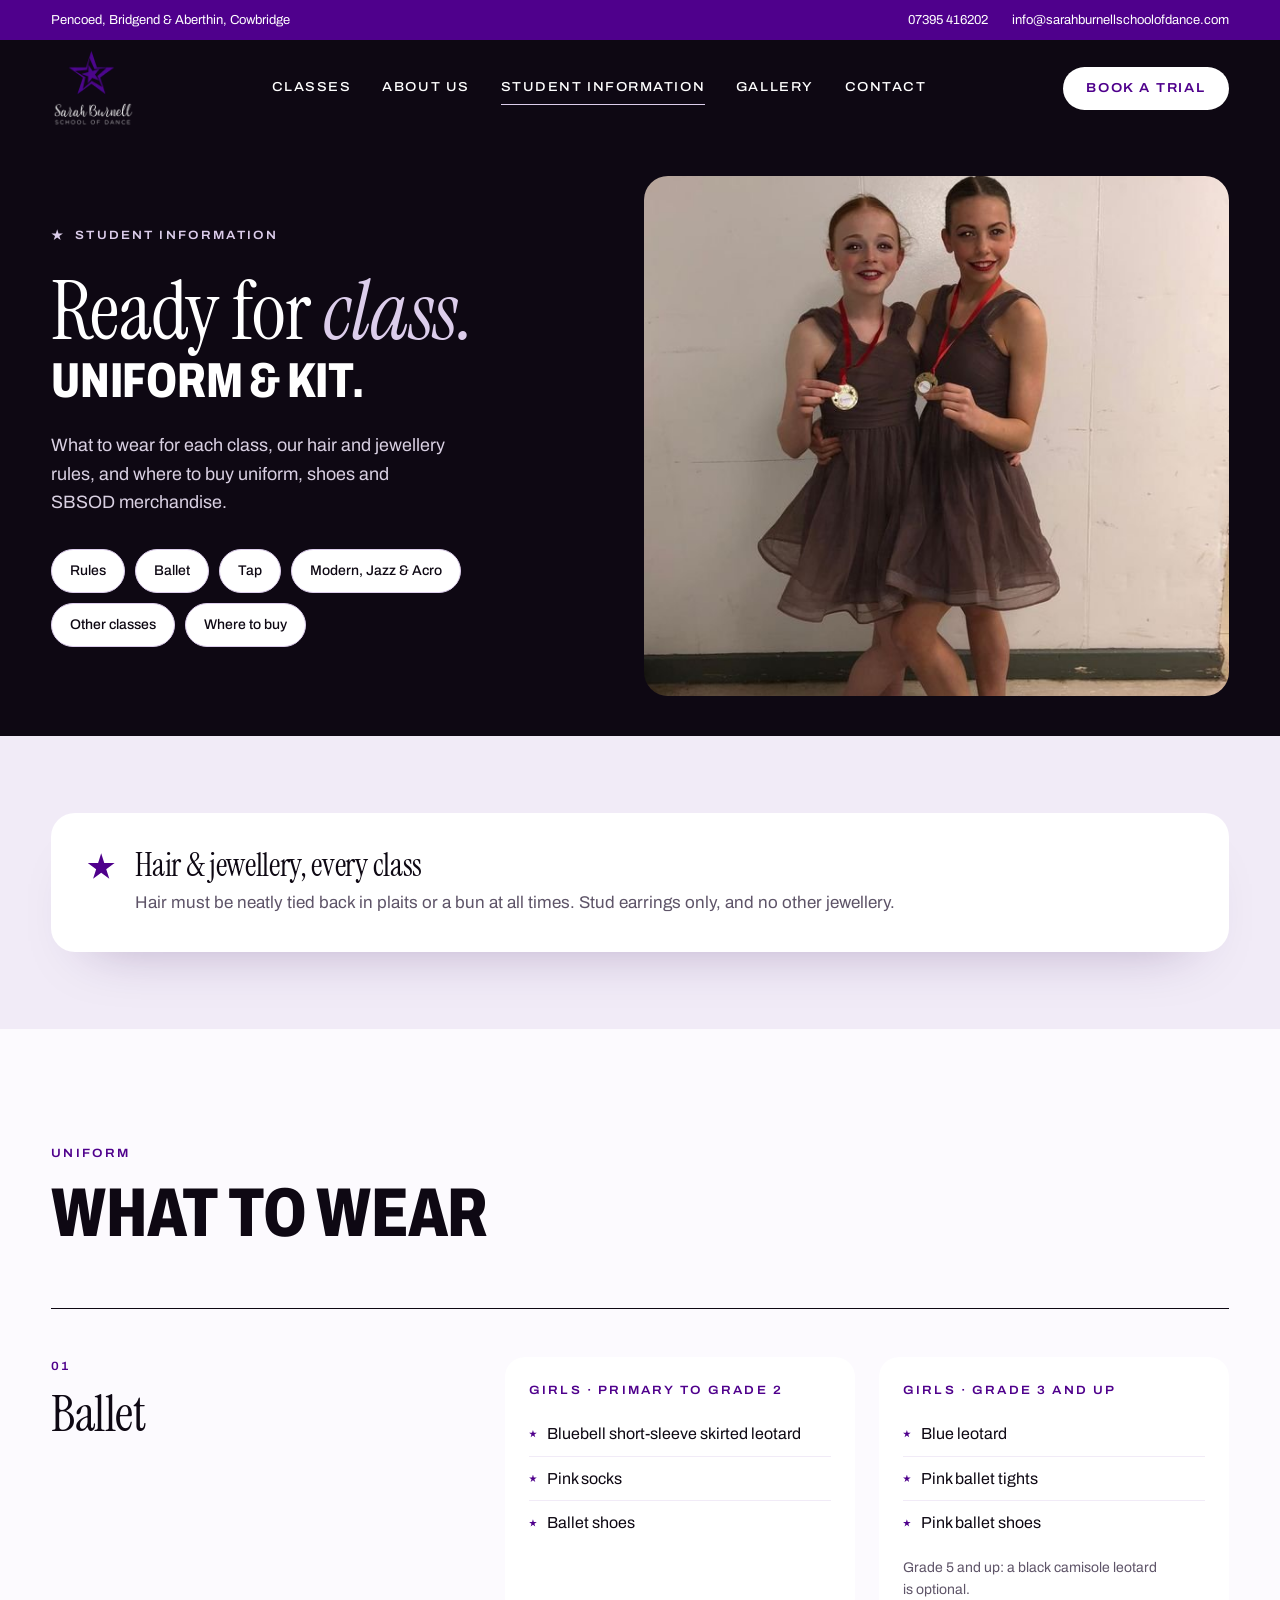
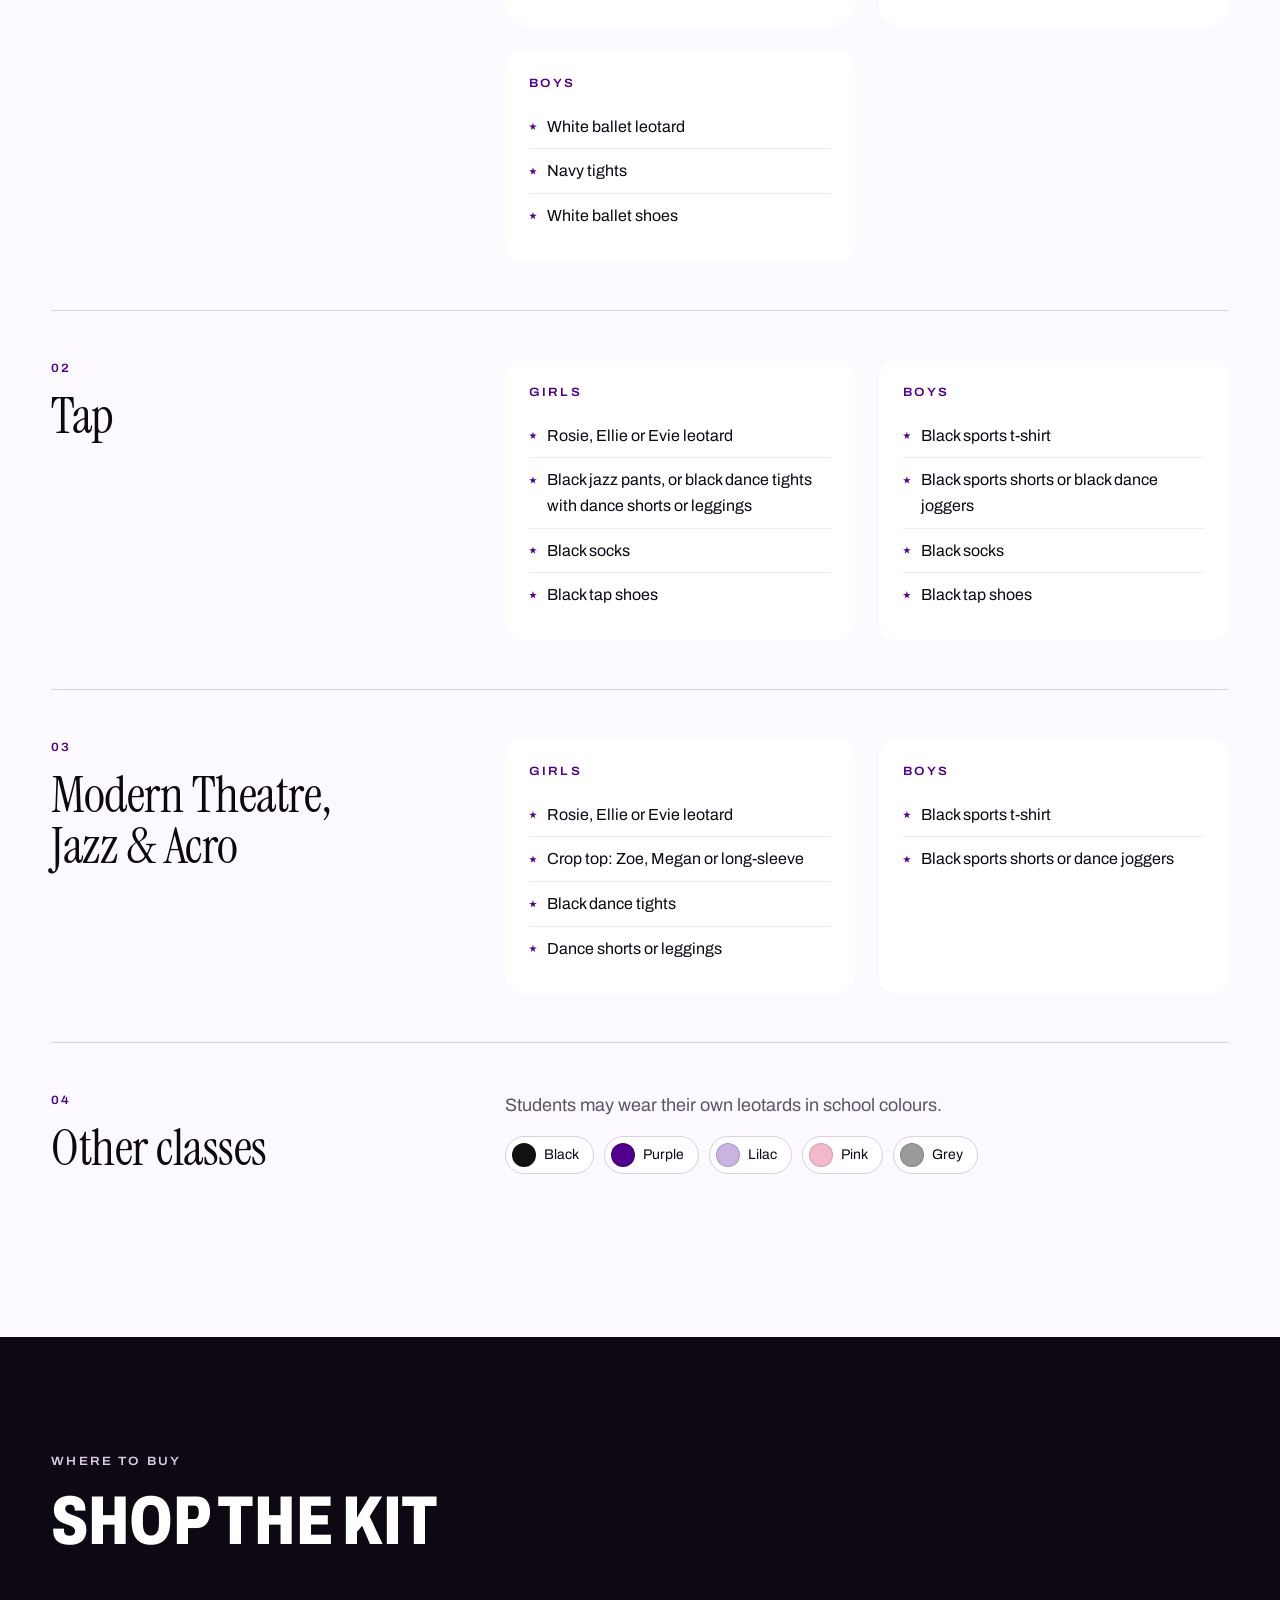
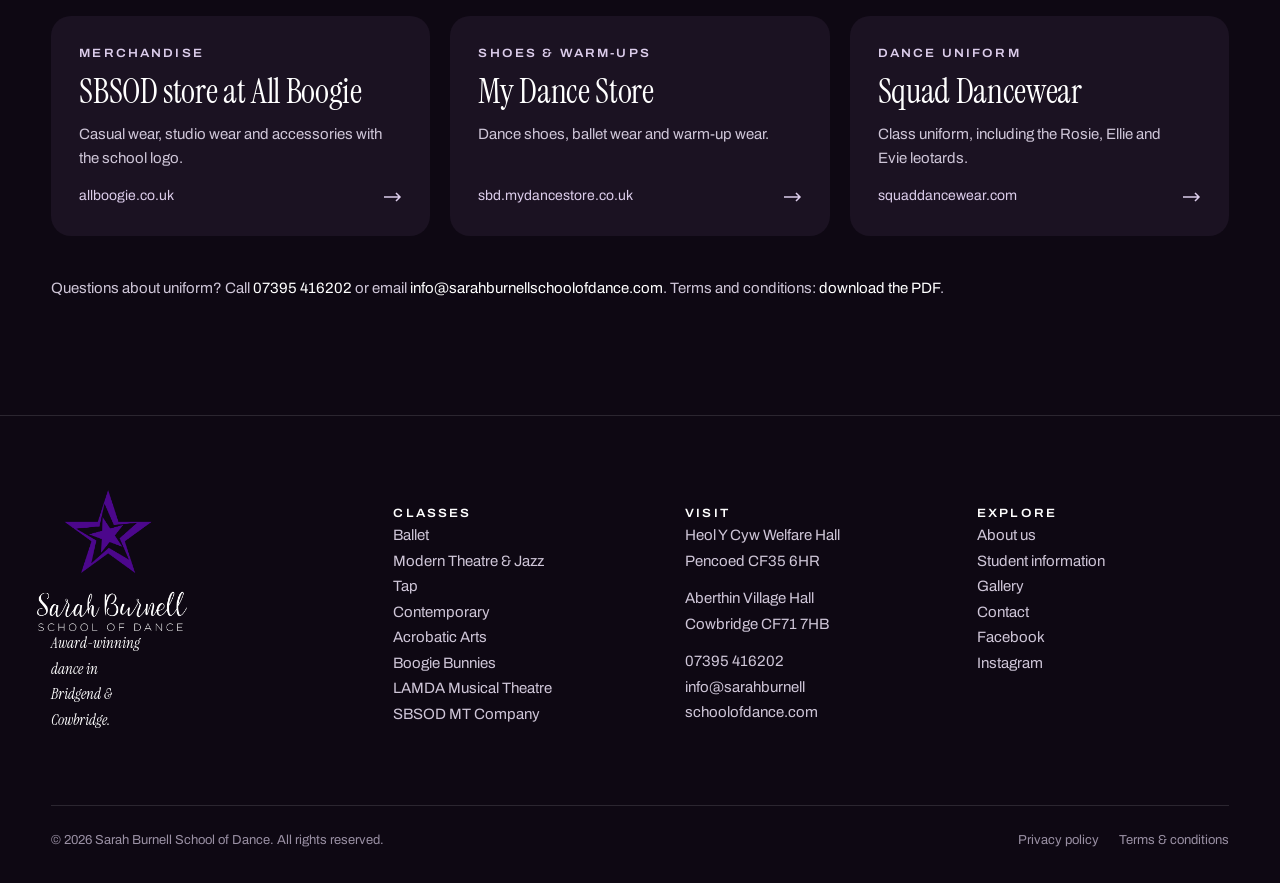
<file: student-information.html>
<!doctype html>
<html lang="en-GB">
<head>
<meta charset="utf-8">
<meta name="viewport" content="width=device-width, initial-scale=1">
<title>Student information — Sarah Burnell School of Dance</title>
<meta name="description" content="Uniform, kit, hair and jewellery rules, and where to buy dancewear for Sarah Burnell School of Dance students.">
<meta property="og:title" content="Student information — Sarah Burnell School of Dance">
<meta property="og:description" content="Uniform, kit, hair and jewellery rules, and where to buy dancewear for Sarah Burnell School of Dance students.">
<meta property="og:image" content="images/social-share.png">
<meta name="theme-color" content="#0E0813">
<link rel="icon" href="images/logo-white-sm.png">
<link rel="preconnect" href="https://fonts.googleapis.com">
<link rel="preconnect" href="https://fonts.gstatic.com" crossorigin>
<link rel="stylesheet" href="https://fonts.googleapis.com/css2?family=Archivo:ital,wdth,wght@0,62..125,100..900;1,62..125,100..900&amp;family=Instrument+Serif:ital@0;1&amp;display=swap">
<link rel="stylesheet" href="css/sbsod-vars.css">
<link rel="stylesheet" href="css/sbsod.css">
<link rel="stylesheet" href="css/site.css">
<script src="js/site.js" defer></script>
</head>
<body>
<div class="sb">

<div class="topbar"><div class="wrap"><span class="tb-l">Pencoed, Bridgend &amp; Aberthin, Cowbridge</span><div class="tb-r"><a href="tel:07395416202">07395 416202</a><a href="mailto:info@sarahburnellschoolofdance.com">info@sarahburnellschoolofdance.com</a></div></div></div>
<header class="site-head">
<div class="wrap"><a class="logo" href="index.html" aria-label="Sarah Burnell School of Dance home"><img src="images/logo-white-sm.png" alt="Sarah Burnell School of Dance"></a>
<nav class="nav" aria-label="Main"><a href="classes.html">Classes</a><a href="about.html">About us</a><a href="student-information.html" class="on" aria-current="page">Student information</a><a href="gallery.html">Gallery</a><a href="contact.html">Contact</a></nav>
<div class="head-right"><a class="btn btn-white btn-sm" href="contact.html">Book a trial</a><button class="menu-btn" type="button" aria-expanded="false" aria-controls="mnav"><svg viewBox="0 0 18 12" fill="none" stroke="currentColor" stroke-width="1.5" aria-hidden="true"><path d="M0 1h18M0 6h18M0 11h18"></path></svg><span class="menu-label">Menu</span></button></div></div>
<nav class="mnav" id="mnav" aria-label="Mobile" hidden><a href="index.html">Home</a><a href="classes.html">Classes</a><a href="about.html">About us</a><a href="student-information.html" class="on">Student information</a><a href="gallery.html">Gallery</a><a href="contact.html">Contact</a><a class="btn btn-white" href="contact.html">Book a trial class</a></nav>
</header>

<main>
<section class="page-hero"><div class="ph-grid">
<div class="ph-copy">
<span class="label"><i class="star"></i>Student information</span>
<h1 class="serif">Ready for <em>class.</em><span class="cond">Uniform &amp; kit.</span></h1>
<p class="ph-lede">What to wear for each class, our hair and jewellery rules, and where to buy uniform, shoes and SBSOD merchandise.</p>
<nav class="jump" aria-label="On this page" style="margin-top: 4px"><a href="#rules">Rules</a><a href="#ballet">Ballet</a><a href="#tap">Tap</a><a href="#modern">Modern, Jazz &amp; Acro</a><a href="#other">Other classes</a><a href="#shop">Where to buy</a></nav>
</div>
<div class="ph-img"><img src="images/gallery-15.jpg" alt="Two young dancers in matching costumes holding their medals"></div>
</div></section>

<section class="sec sec-lilac" id="rules" style="padding: clamp(48px, 6vw, 80px) 0"><div class="wrap">
<div class="notice"><i class="star"></i><div><h3 class="serif">Hair &amp; jewellery, every class</h3><p>Hair must be neatly tied back in plaits or a bun at all times. Stud earrings only, and no other jewellery.</p></div></div>
</div></section>

<section class="sec"><div class="wrap">
<div class="sec-head mt-head"><div><span class="label">Uniform</span><h2 class="cond">What to wear</h2></div></div>

<div>
<div class="uni" id="ballet"><div><span class="label">01</span><h3 class="serif">Ballet</h3></div>
<div class="uni-cols">
<div class="kit"><h4>Girls · Primary to Grade 2</h4><ul><li>Bluebell short-sleeve skirted leotard</li><li>Pink socks</li><li>Ballet shoes</li></ul></div>
<div class="kit"><h4>Girls · Grade 3 and up</h4><ul><li>Blue leotard</li><li>Pink ballet tights</li><li>Pink ballet shoes</li></ul><p class="note">Grade 5 and up: a black camisole leotard is optional.</p></div>
<div class="kit"><h4>Boys</h4><ul><li>White ballet leotard</li><li>Navy tights</li><li>White ballet shoes</li></ul></div>
</div></div>

<div class="uni" id="tap"><div><span class="label">02</span><h3 class="serif">Tap</h3></div>
<div class="uni-cols">
<div class="kit"><h4>Girls</h4><ul><li>Rosie, Ellie or Evie leotard</li><li>Black jazz pants, or black dance tights with dance shorts or leggings</li><li>Black socks</li><li>Black tap shoes</li></ul></div>
<div class="kit"><h4>Boys</h4><ul><li>Black sports t-shirt</li><li>Black sports shorts or black dance joggers</li><li>Black socks</li><li>Black tap shoes</li></ul></div>
</div></div>

<div class="uni" id="modern"><div><span class="label">03</span><h3 class="serif">Modern Theatre, Jazz &amp; Acro</h3></div>
<div class="uni-cols">
<div class="kit"><h4>Girls</h4><ul><li>Rosie, Ellie or Evie leotard</li><li>Crop top: Zoe, Megan or long-sleeve</li><li>Black dance tights</li><li>Dance shorts or leggings</li></ul></div>
<div class="kit"><h4>Boys</h4><ul><li>Black sports t-shirt</li><li>Black sports shorts or dance joggers</li></ul></div>
</div></div>

<div class="uni" id="other"><div><span class="label">04</span><h3 class="serif">Other classes</h3></div>
<div><p style="font-size: 18px; color: var(--muted); margin: 0 0 16px; max-width: 52ch">Students may wear their own leotards in school colours.</p>
<div class="colours" role="list" aria-label="School colours"><span class="sw" role="listitem"><i style="background: #111111"></i>Black</span><span class="sw" role="listitem"><i style="background: #4F008C"></i>Purple</span><span class="sw" role="listitem"><i style="background: #C9B3E0"></i>Lilac</span><span class="sw" role="listitem"><i style="background: #F2B8CB"></i>Pink</span><span class="sw" role="listitem"><i style="background: #9A9A9A"></i>Grey</span></div></div>
</div>
</div>
</div></section>

<section class="sec sec-ink" id="shop"><div class="wrap">
<div class="sec-head mt-head"><div><span class="label" style="color: var(--lilac-2)">Where to buy</span><h2 class="cond">Shop the kit</h2></div></div>
<div class="shops">
<a class="shop" href="https://allboogie.co.uk/store/sarah-burnell-school-of-dance/"><span class="label">Merchandise</span><h3 class="serif">SBSOD store at All Boogie</h3><p>Casual wear, studio wear and accessories with the school logo.</p><span class="go">allboogie.co.uk<svg class="arrow" viewBox="0 0 18 10" fill="none" stroke="currentColor" stroke-width="1.5" aria-hidden="true"><path d="M0 5h16M12 1l4 4-4 4"></path></svg></span></a>
<a class="shop" href="https://sbd.mydancestore.co.uk"><span class="label">Shoes &amp; warm-ups</span><h3 class="serif">My Dance Store</h3><p>Dance shoes, ballet wear and warm-up wear.</p><span class="go">sbd.mydancestore.co.uk<svg class="arrow" viewBox="0 0 18 10" fill="none" stroke="currentColor" stroke-width="1.5" aria-hidden="true"><path d="M0 5h16M12 1l4 4-4 4"></path></svg></span></a>
<a class="shop" href="https://squaddancewear.com/my-account/"><span class="label">Dance uniform</span><h3 class="serif">Squad Dancewear</h3><p>Class uniform, including the Rosie, Ellie and Evie leotards.</p><span class="go">squaddancewear.com<svg class="arrow" viewBox="0 0 18 10" fill="none" stroke="currentColor" stroke-width="1.5" aria-hidden="true"><path d="M0 5h16M12 1l4 4-4 4"></path></svg></span></a>
</div>
<p style="margin: 40px 0 0; font-size: 15px; color: var(--on-dark-body)">Questions about uniform? Call <a href="tel:07395416202" style="color: var(--white)">07395 416202</a> or email <a href="mailto:info@sarahburnellschoolofdance.com" style="color: var(--white)">info@sarahburnellschoolofdance.com</a>. Terms and conditions: <a href="https://irp.cdn-website.com/6c31b9fb/files/uploaded/SBSOD_Terms_and_Conditions.pdf" style="color: var(--white)">download the PDF</a>.</p>
</div></section>
</main>

<footer class="site-foot" style="border-top: 1px solid var(--rule-on-dark)"><div class="wrap"><div class="foot-grid">
<div><a class="foot-logo" href="index.html"><img src="images/logo-white.png" alt="Sarah Burnell School of Dance"></a><p class="foot-tag">Award-winning dance in Bridgend &amp; Cowbridge.</p></div>
<div><h4 class="label">Classes</h4><ul><li><a href="classes.html">Ballet</a></li><li><a href="classes.html">Modern Theatre &amp; Jazz</a></li><li><a href="classes.html">Tap</a></li><li><a href="classes.html">Contemporary</a></li><li><a href="classes.html">Acrobatic Arts</a></li><li><a href="classes.html">Boogie Bunnies</a></li><li><a href="classes.html">LAMDA Musical Theatre</a></li><li><a href="classes.html">SBSOD MT Company</a></li></ul></div>
<div><h4 class="label">Visit</h4><p>Heol Y Cyw Welfare Hall<br>Pencoed CF35 6HR</p><p style="margin-top: 12px">Aberthin Village Hall<br>Cowbridge CF71 7HB</p><p style="margin-top: 12px"><a href="tel:07395416202">07395 416202</a><br><a href="mailto:info@sarahburnellschoolofdance.com">info@sarahburnell<br>schoolofdance.com</a></p></div>
<div><h4 class="label">Explore</h4><ul><li><a href="about.html">About us</a></li><li><a href="student-information.html">Student information</a></li><li><a href="gallery.html">Gallery</a></li><li><a href="contact.html">Contact</a></li><li><a href="https://facebook.com/sarahburnelldance">Facebook</a></li><li><a href="https://instagram.com/sarahburnelldance_official/">Instagram</a></li></ul></div>
</div>
<div class="foot-base"><span>© 2026 Sarah Burnell School of Dance. All rights reserved.</span><nav aria-label="Legal"><a href="https://www.sarahburnellschoolofdance.com/privacy">Privacy policy</a><a href="https://irp.cdn-website.com/6c31b9fb/files/uploaded/SBSOD_Terms_and_Conditions.pdf">Terms &amp; conditions</a></nav></div>
</div></footer>

</div>
</body>
</html>
</file>
<file: css/sbsod-vars.css>
/* SBSOD — custom properties from the SBSOD design system's tokens.json */
:root{
--violet:#4F008C;--violet-hi:#6A1BB0;--violet-deep:#2B0050;--ink:#0E0813;--ink-2:#1B1222;--lilac:#F1EBF7;--lilac-2:#DCCDEB;--paper:#FCFAFE;--white:#FFFFFF;--muted:#5E5468;
--on-dark-lede:#D9D0E2;--on-dark-body:#CFC6D8;--on-dark-faint:#9A90A4;--on-violet-body:#E6DCF0;--rule-on-dark:rgba(255,255,255,0.12);
--space-6:6px;--space-8:8px;--space-12:12px;--space-16:16px;--space-20:20px;--space-24:24px;--space-32:32px;--space-40:40px;--space-56:56px;--space-96:96px;--space-section:140px;--wrap:1280px;--header-height:96px;
--radius-field:12px;--radius-card:20px;--radius-panel:24px;--radius-pill:999px;
--shadow-card-hover:0 18px 40px -20px rgba(79,0,140,0.45);--shadow-panel:0 30px 60px -40px rgba(43,0,80,0.35);
--font-serif:"Instrument Serif", Georgia, serif;--font-sans:"Archivo", system-ui, sans-serif;
}
</file>
<file: css/sbsod.css>
/* SBSOD component styles. Colour, type, spacing, radius and shadow values come from tokens.css (tokens.json). */
:root{--pad:clamp(var(--space-20),4vw,var(--space-56));--serif:var(--font-serif);--sans:var(--font-sans)}
.sb{font-family:var(--sans);font-weight:400;color:var(--ink);background:var(--paper);line-height:1.6;-webkit-font-smoothing:antialiased}
.sb *,.sb *::before,.sb *::after{box-sizing:border-box}
.sb a{color:var(--violet);text-decoration:none}.sb a:hover{color:var(--violet-hi)}
.sb img{display:block;max-width:100%}
.sb p{text-wrap:pretty}.sb h1,.sb h2,.sb h3{text-wrap:balance;margin:0}
.sb :focus-visible{outline:2px solid var(--violet);outline-offset:3px}
.sb .on-dark :focus-visible,.sb.on-dark :focus-visible{outline-color:var(--lilac-2)}
.wrap{max-width:var(--wrap);margin:0 auto;padding:0 var(--pad)}

/* type helpers */
.serif{font-family:var(--serif);font-weight:400;letter-spacing:-.01em;line-height:1}
.serif em,em.serif{font-style:italic}
.cond{font-family:var(--sans);font-variation-settings:'wdth' 75;font-weight:800;text-transform:uppercase;letter-spacing:-.005em;line-height:.9}
.label{font-family:var(--sans);font-variation-settings:'wdth' 110;font-weight:600;font-size:12px;letter-spacing:.18em;text-transform:uppercase}
.star{display:inline-block;width:1em;height:1em;background:currentColor;clip-path:polygon(50% 0,61% 35%,98% 35%,68% 57%,79% 91%,50% 70%,21% 91%,32% 57%,2% 35%,39% 35%)}

/* Button */
.btn{display:inline-flex;align-items:center;gap:var(--space-12);font-family:var(--sans);font-variation-settings:'wdth' 110;font-weight:600;font-size:13px;letter-spacing:.14em;text-transform:uppercase;padding:18px 28px;border-radius:var(--radius-pill);border:1.5px solid transparent;transition:background .2s,color .2s,border-color .2s,transform .2s;cursor:pointer;white-space:nowrap;line-height:1}
.btn:hover{transform:translateY(-1px)}
.sb .btn-violet,.btn-violet{background:var(--violet);color:var(--white)}.sb .btn-violet:hover,.btn-violet:hover{background:var(--violet-hi);color:var(--white)}
.sb .btn-white,.btn-white{background:var(--white);color:var(--violet)}.sb .btn-white:hover,.btn-white:hover{background:var(--lilac);color:var(--violet)}
.sb .btn-line,.btn-line{border-color:currentColor;color:inherit;background:transparent}.sb .btn-line:hover,.btn-line:hover{background:rgba(255,255,255,.08);color:inherit}
.sb .btn-line-dark,.btn-line-dark{border-color:var(--ink);color:var(--ink);background:transparent}.sb .btn-line-dark:hover,.btn-line-dark:hover{background:var(--ink);color:var(--white)}
.btn-sm{padding:14px 22px}
.arrow{width:18px;height:10px;flex:none}

/* Badge + tag */
.badge{display:inline-flex;align-items:center;gap:var(--space-12);background:var(--white);color:var(--ink);border-radius:var(--radius-pill);padding:12px 20px 12px 14px;font-size:14px;font-weight:500;line-height:1.2}
.badge .star{color:var(--violet);width:22px;height:22px}
.tag-new{display:inline-block;background:var(--violet);color:var(--white);border-radius:var(--radius-pill);padding:3px 8px;font-size:10px;letter-spacing:.14em;font-variation-settings:'wdth' 110;font-weight:600;text-transform:uppercase;line-height:1.4}

/* Site header */
.topbar{background:var(--violet);color:var(--white);font-size:13px}
.topbar .wrap{display:flex;justify-content:space-between;align-items:center;gap:var(--space-16);height:40px}
.topbar a{color:var(--white);white-space:nowrap}.topbar a:hover{color:var(--lilac-2)}
.topbar .tb-r{display:flex;gap:var(--space-24)}
.site-head{background:var(--ink);color:var(--white);position:sticky;top:0;z-index:20}
.site-head .wrap{display:flex;align-items:center;justify-content:space-between;gap:var(--space-24);height:var(--header-height)}
.site-head .logo img{height:84px;width:84px}
.nav{display:flex;gap:clamp(16px,2.4vw,36px);align-items:center}
.sb .nav a,.nav a{color:var(--white);font-variation-settings:'wdth' 110;font-weight:500;font-size:13px;letter-spacing:.12em;text-transform:uppercase;padding:6px 0;border-bottom:1.5px solid transparent}
.sb .nav a:hover,.nav a:hover,.nav a.on{color:var(--white);border-color:var(--lilac-2)}
@media(max-width:960px){.nav{display:none}}
@media(max-width:820px){.topbar .tb-l{display:none}.topbar .wrap{justify-content:flex-end}}
@media(max-width:560px){.topbar .tb-r a:last-child{display:none}.site-head .btn{display:none}.topbar .tb-r a{display:inline-block;padding:10px 0}}
@media(max-width:400px){.btn{padding:18px 22px;letter-spacing:.1em;white-space:normal;max-width:100%;line-height:1.3}}

/* Hero */
.hero{background:var(--ink);color:var(--white);position:relative;overflow:hidden}
.hero-grid{display:grid;grid-template-columns:minmax(0,1.05fr) minmax(0,1fr);min-height:min(820px,calc(100vh - 136px));max-width:var(--wrap);margin:0 auto;padding-right:var(--pad)}
.hero-copy{padding:clamp(48px,7vw,104px) var(--pad);display:flex;flex-direction:column;justify-content:center;gap:var(--space-32);position:relative;z-index:1}
.hero-copy .label{color:var(--lilac-2);display:flex;align-items:center;gap:var(--space-12)}
.hero h1{font-size:clamp(56px,7.6vw,118px);line-height:.92}
.hero h1 em{color:var(--lilac-2)}
.hero h1 .cond{display:block;font-size:.62em;letter-spacing:.005em;margin-top:.18em;color:var(--white)}
.hero-lede{font-size:clamp(17px,1.4vw,20px);color:var(--on-dark-lede);max-width:44ch;margin:0}
.hero-ctas{display:flex;flex-wrap:wrap;gap:14px}
.hero-img{position:relative;min-height:420px;background:var(--ink-2);border-radius:var(--radius-panel);overflow:hidden;margin:var(--space-40) 0}
.hero-img img{position:absolute;inset:0;width:100%;height:100%;object-fit:cover}
@media(min-width:901px){.hero-img img{transform:scale(1.3);transform-origin:50% 22%}}
.hero-img::after{content:"";position:absolute;inset:0;pointer-events:none}
.hero-img .badge{position:absolute;right:clamp(16px,3vw,40px);bottom:clamp(16px,3vw,40px);z-index:2}
@media(max-width:900px){.hero-grid{grid-template-columns:minmax(0,1fr);padding-right:0}.hero-img{min-height:380px;order:-1;border-radius:0;margin:0}.hero-img::after{background:linear-gradient(0deg,var(--ink) 0,rgba(14,8,19,0) 30%)}}

/* Marquee */
.marquee{background:var(--violet);color:var(--white);overflow:hidden;padding:22px 0;border-block:1px solid var(--rule-on-dark)}
.marquee-track{display:flex;gap:var(--space-40);width:max-content;animation:sb-mq 38s linear infinite}
.marquee-track span{font-size:clamp(36px,5vw,64px);display:flex;align-items:center;gap:var(--space-40)}
.marquee-track span::after{content:"";width:14px;height:14px;background:var(--lilac-2);clip-path:polygon(50% 0,61% 35%,98% 35%,68% 57%,79% 91%,50% 70%,21% 91%,32% 57%,2% 35%,39% 35%)}
@keyframes sb-mq{to{transform:translateX(-50%)}}
@media(prefers-reduced-motion:reduce){.marquee-track{animation:none}}

/* Section header */
.sec-head{display:flex;justify-content:space-between;align-items:end;gap:var(--space-32);flex-wrap:wrap}
.sec-head h2.cond{font-size:clamp(44px,5.4vw,84px)}
.sec-head h2.serif{font-size:clamp(40px,4.6vw,68px)}
.sec-head h2 em{color:var(--violet)}
.sec-head .label{color:var(--violet);margin-bottom:18px;display:block}

/* Fact row */
.facts{display:grid;grid-template-columns:repeat(4,minmax(0,1fr));border-top:1px solid var(--lilac-2)}
.fact{padding:28px var(--space-24) 0 0;display:flex;flex-direction:column;gap:var(--space-8)}
.fact+.fact{padding-left:var(--space-24);border-left:1px solid var(--lilac-2)}
.fact b{font-size:clamp(34px,3.4vw,48px);color:var(--violet)}
.fact span{font-size:15px;color:var(--muted)}
@media(max-width:900px){.facts{grid-template-columns:1fr 1fr;row-gap:var(--space-32)}.fact:nth-child(3){padding-left:0;border-left:0}}

/* Class card */
.class-grid{display:grid;grid-template-columns:repeat(4,minmax(0,1fr));gap:var(--space-20)}
.class-card{display:flex;flex-direction:column;background:var(--white);border-radius:var(--radius-card);overflow:hidden;transition:transform .25s,box-shadow .25s}
.sb .class-card,.class-card{color:var(--ink)}
.class-card:hover{transform:translateY(-4px);box-shadow:var(--shadow-card-hover)}.sb .class-card:hover{color:var(--ink)}
.class-card .ph{aspect-ratio:4/3;position:relative;background:var(--lilac-2)}
.class-card .ph img{width:100%;height:100%;object-fit:cover}
.class-card .meta{padding:20px 22px var(--space-24);display:flex;flex-direction:column;gap:var(--space-6);flex:1}
.class-card .num{color:var(--violet)}
.class-card h3{font-size:30px;line-height:1.02}
.class-card .age{font-size:14px;color:var(--muted);margin-top:auto;padding-top:10px;display:flex;justify-content:space-between;align-items:center}
.class-card .age svg{color:var(--violet)}
@media(max-width:1024px){.class-grid{grid-template-columns:repeat(2,minmax(0,1fr))}}
@media(max-width:520px){.class-grid{grid-template-columns:minmax(0,1fr)}}

/* Feature band (competition) */
.stage{background:var(--violet);color:var(--white);overflow:hidden}
.stage-grid{display:grid;grid-template-columns:minmax(0,1fr) minmax(0,1fr);align-items:stretch}
.stage-img{position:relative;min-height:560px}
.stage-img img{position:absolute;inset:0;width:100%;height:100%;object-fit:cover}
.stage-copy{padding:clamp(56px,8vw,120px) var(--pad);display:flex;flex-direction:column;justify-content:center;gap:28px;max-width:680px}
.stage-copy .label{color:var(--lilac-2)}
.stage h2{font-size:clamp(52px,6.4vw,104px)}
.stage h2 .serif{display:block;font-style:italic;text-transform:none;font-size:.62em;line-height:1.1;margin-top:.15em;font-variation-settings:normal;letter-spacing:-.01em}
.stage p{font-size:18px;color:var(--on-violet-body);max-width:46ch;margin:0}
@media(max-width:900px){.stage-grid{grid-template-columns:minmax(0,1fr)}.stage-img{min-height:380px}}

/* Numbered requirements */
.req{display:grid;grid-template-columns:repeat(3,minmax(0,1fr));border-top:1px solid var(--ink)}
.req>div{padding:var(--space-32) var(--space-32) 36px 0;border-bottom:1px solid var(--lilac-2);display:flex;flex-direction:column;gap:10px}
.req>div:not(:nth-child(3n+1)){padding-left:var(--space-32);border-left:1px solid var(--lilac-2)}
.req .n{color:var(--violet)}
.req h3{font-size:34px}
.req p{font-size:15px;color:var(--muted);margin:0}
@media(max-width:900px){.req{grid-template-columns:1fr 1fr}.req>div:not(:nth-child(3n+1)){padding-left:0;border-left:0}.req>div:nth-child(even){padding-left:var(--space-24);border-left:1px solid var(--lilac-2)}}
@media(max-width:560px){.req{grid-template-columns:minmax(0,1fr)}.req>div:nth-child(even){padding-left:0;border-left:0}}

/* Benefit list */
.benefits{background:var(--ink);color:var(--white)}
.benefits .label{color:var(--lilac-2);display:block}
.ben{container-type:inline-size;display:grid;grid-template-columns:minmax(0,1.2fr) minmax(0,1fr);gap:var(--space-40);align-items:center;padding:28px 0;border-top:1px solid rgba(255,255,255,.14)}
.ben:last-child{border-bottom:1px solid rgba(255,255,255,.14)}
.ben h3{font-size:clamp(64px,9cqi,148px);line-height:.95}
.ben h3.serif{font-style:italic;color:var(--lilac-2)}
.ben p{font-size:18px;color:var(--on-dark-body);max-width:40ch;margin:0}
@media(max-width:760px){.ben{grid-template-columns:minmax(0,1fr);gap:var(--space-12)}.ben h3{font-size:clamp(44px,15vw,64px)}}

/* Venue */
.venues{display:grid;grid-template-columns:1fr 1fr;gap:var(--space-24)}
.venue{border-top:2px solid var(--violet);padding-top:var(--space-16);font-size:15px;line-height:1.65}
.venue .label{color:var(--violet);display:flex;gap:var(--space-8);align-items:center;margin-bottom:var(--space-8)}
@media(max-width:520px){.venues{grid-template-columns:minmax(0,1fr)}}

/* Form */
.form{background:var(--white);border-radius:var(--radius-panel);padding:clamp(28px,4vw,48px);display:grid;grid-template-columns:1fr 1fr;gap:var(--space-20);box-shadow:var(--shadow-panel)}
.field{display:flex;flex-direction:column;gap:var(--space-8)}
.field.full{grid-column:1/-1}
.field label{font-size:11px;font-variation-settings:'wdth' 110;font-weight:600;letter-spacing:.16em;text-transform:uppercase;color:var(--muted)}
.field input,.field select,.field textarea{font:inherit;font-size:16px;padding:14px 16px;border:1.5px solid var(--lilac-2);border-radius:var(--radius-field);background:var(--paper);color:var(--ink);outline:none;transition:border-color .2s}
.field input:focus,.field select:focus,.field textarea:focus{border-color:var(--violet);background:var(--white)}
.field textarea{min-height:120px;resize:vertical}
.form .btn{grid-column:1/-1;justify-content:center;border:0}
.form-ok{grid-column:1/-1;font-size:15px;color:var(--violet);margin:0}
@media(max-width:520px){.form{grid-template-columns:minmax(0,1fr)}.field label{font-size:12px}}

/* Site footer */
.site-foot{background:var(--ink);color:var(--on-dark-body);padding:88px 0 var(--space-32)}
.foot-grid{display:grid;grid-template-columns:1.2fr 1fr 1fr 1fr;gap:var(--space-40)}
.foot-grid h4{color:var(--white);margin:0 0 var(--space-16)}
.foot-grid p,.foot-grid li{font-size:15px;line-height:1.7;list-style:none;margin:0}
.foot-grid ul{margin:0;padding:0}
.sb .foot-grid a,.foot-grid a{color:var(--on-dark-body)}.sb .foot-grid a:hover,.foot-grid a:hover{color:var(--white)}
.foot-logo img{width:150px;height:auto;margin:-14px 0 0 -14px}
.foot-tag{font-family:var(--serif);font-style:italic;font-size:28px;color:var(--white);line-height:1.15;margin-top:var(--space-8);max-width:14ch}
.foot-base{margin-top:72px;padding-top:var(--space-24);border-top:1px solid var(--rule-on-dark);display:flex;flex-wrap:wrap;justify-content:space-between;gap:var(--space-16);font-size:13px;color:var(--on-dark-faint)}
.sb .foot-base a,.foot-base a{color:var(--on-dark-faint)}.foot-base nav{display:flex;gap:var(--space-20)}
@media(max-width:900px){.foot-grid{grid-template-columns:1fr 1fr}.foot-grid li a,.foot-base nav a{display:inline-block;padding:6px 0}}
@media(max-width:520px){.foot-grid{grid-template-columns:minmax(0,1fr)}}
</file>
<file: css/site.css>
/* SBSOD website — page patterns built on the SBSOD design system (ds/sbsod/components/bundle.css) */
body{margin:0;background:var(--paper)}
.sb{min-height:100%}
.sb h4{margin:0}
.sec{padding:clamp(72px,9vw,var(--space-section)) 0}
.sec-lilac{background:var(--lilac)}
.sec-ink{background:var(--ink);color:var(--white)}
.mt-head{margin-bottom:clamp(40px,5vw,64px)}

/* header: mobile menu */
.menu-btn{display:none;align-items:center;justify-content:center;gap:10px;min-height:44px;padding:0 18px;border-radius:var(--radius-pill);border:1.5px solid rgba(255,255,255,.4);background:transparent;color:var(--white);font:600 12px/1 var(--font-sans);font-variation-settings:'wdth' 110;letter-spacing:.16em;text-transform:uppercase;cursor:pointer}
.menu-btn svg{width:18px;height:12px}
.head-right{display:flex;align-items:center;gap:12px}
@media(max-width:960px){.menu-btn{display:inline-flex}}
.mnav{background:var(--ink);border-top:1px solid var(--rule-on-dark);padding:8px var(--pad) 28px}
.sb .mnav a{display:flex;justify-content:space-between;align-items:center;min-height:56px;border-bottom:1px solid var(--rule-on-dark);color:var(--white);font-family:var(--font-serif);font-size:30px;line-height:1}
.sb .mnav a.on{color:var(--lilac-2)}
.sb .mnav a.btn{margin-top:24px;justify-content:center;width:100%;min-height:0;font-family:var(--font-sans);font-size:13px;line-height:1;border-bottom:0;color:var(--violet)}
.sb .mnav a.btn:hover{color:var(--violet)}

/* page hero (inner pages) */
.page-hero{background:var(--ink);color:var(--white);overflow:hidden}
.ph-grid{display:grid;grid-template-columns:minmax(0,1.1fr) minmax(0,1fr);min-height:520px;max-width:var(--wrap);margin:0 auto;padding-right:var(--pad)}
.ph-copy{padding:clamp(56px,7vw,104px) var(--pad);display:flex;flex-direction:column;justify-content:center;gap:28px}
.ph-copy .label{color:var(--lilac-2);display:flex;align-items:center;gap:12px}
.page-hero h1{font-size:clamp(52px,6.4vw,104px);line-height:.94}
.page-hero h1 em{color:var(--lilac-2)}
.page-hero h1 .cond{display:block;font-size:.6em;margin-top:.18em;color:var(--white)}
.ph-lede{font-size:clamp(17px,1.4vw,20px);color:var(--on-dark-lede);max-width:46ch;margin:0}
.ph-img{position:relative;min-height:320px;border-radius:var(--radius-panel);overflow:hidden;margin:var(--space-40) 0}
.ph-img img{position:absolute;inset:0;width:100%;height:100%;object-fit:cover}
.ph-img::after{content:"";position:absolute;inset:0;pointer-events:none}
.crumbs{display:flex;gap:10px;font-size:13px;color:var(--on-dark-faint)}
.sb .crumbs a{color:var(--on-dark-body)}
@media(max-width:900px){.ph-grid{grid-template-columns:minmax(0,1fr);padding-right:0}.ph-img{order:-1;min-height:300px;border-radius:0;margin:0}.ph-img::after{background:linear-gradient(0deg,var(--ink) 0,rgba(14,8,19,0) 34%)}}

/* jump links */
.jump{display:flex;flex-wrap:wrap;gap:10px}
.sb .jump a{display:inline-flex;align-items:center;min-height:44px;padding:0 18px;border-radius:var(--radius-pill);border:1.5px solid var(--lilac-2);color:var(--ink);font-size:14px;font-weight:500;background:var(--white)}
.sb .jump a:hover{border-color:var(--violet);color:var(--violet)}

/* class detail rows */
.cls{display:grid;grid-template-columns:minmax(0,1fr) minmax(0,1fr);gap:clamp(32px,6vw,var(--space-96));align-items:center;padding:clamp(48px,6vw,80px) 0;border-top:1px solid var(--lilac-2)}
.cls:nth-of-type(even) .cls-img{order:2}
.cls-img{border-radius:var(--radius-card);overflow:hidden;aspect-ratio:4/3;background:var(--lilac-2);position:relative}
.cls-img img{width:100%;height:100%;object-fit:cover}
.cls-img .ph-label{position:absolute;inset:0;display:flex;align-items:center;justify-content:center;flex-direction:column;gap:12px;color:var(--violet);text-align:center;padding:24px}
.cls-img .ph-label .star{width:40px;height:40px}
.cls-copy{display:flex;flex-direction:column;gap:18px;align-items:flex-start}
.cls-copy .label{color:var(--violet)}
.cls-copy h2{font-size:clamp(44px,4.6vw,68px)}
.cls-copy h2 em{color:var(--violet)}
.cls-copy p{font-size:18px;color:var(--muted);max-width:48ch;margin:0}
.chips{display:flex;flex-wrap:wrap;gap:8px}
.chip{display:inline-flex;align-items:center;gap:8px;padding:8px 14px;border-radius:var(--radius-pill);background:var(--lilac);color:var(--ink);font-size:14px;font-weight:500;line-height:1.2}
.chip .star{width:12px;height:12px;color:var(--violet)}
@media(max-width:860px){.cls{grid-template-columns:minmax(0,1fr)}.cls:nth-of-type(even) .cls-img{order:0}}

/* CTA band */
.cta-band{background:var(--violet);color:var(--white);padding:clamp(64px,8vw,112px) 0}
.cta-in{display:flex;justify-content:space-between;align-items:center;gap:32px;flex-wrap:wrap}
.cta-band h2{font-size:clamp(44px,5.4vw,84px)}
.cta-band h2 .serif{display:block;font-style:italic;text-transform:none;font-size:.62em;line-height:1.1;margin-top:.12em;font-variation-settings:normal;color:var(--lilac-2)}
.cta-band p{color:var(--on-violet-body);font-size:18px;margin:16px 0 0;max-width:44ch}
.cta-actions{display:flex;gap:14px;flex-wrap:wrap}

/* about */
.split{display:grid;grid-template-columns:minmax(0,1fr) minmax(0,1.1fr);gap:clamp(40px,6vw,var(--space-96));align-items:start}
.split h2{font-size:clamp(40px,4.6vw,68px)}
.split h2 em{color:var(--violet)}
.body-lg{display:flex;flex-direction:column;gap:20px;font-size:18px;color:var(--muted)}
.body-lg p{margin:0}.body-lg strong{color:var(--ink);font-weight:600}
.founder{display:grid;grid-template-columns:minmax(0,.8fr) minmax(0,1.2fr);gap:clamp(32px,5vw,72px);align-items:center}
.founder-img{border-radius:var(--radius-card);overflow:hidden;aspect-ratio:4/5;background:var(--lilac-2)}
.founder-img img{width:100%;height:100%;object-fit:cover}
.founder .label{color:var(--violet)}
.founder h2{font-size:clamp(48px,5.6vw,88px);margin:14px 0 8px}
.founder .role{font-size:15px;color:var(--muted);margin:0 0 24px}
@media(max-width:860px){.split,.founder{grid-template-columns:minmax(0,1fr)}}
.team{display:grid;grid-template-columns:repeat(3,minmax(0,1fr));gap:var(--space-20)}
.member{background:var(--white);border-radius:var(--radius-card);overflow:hidden;display:flex;flex-direction:column}
.member .pic{aspect-ratio:1/1;background:var(--lilac-2)}
.member .pic img{width:100%;height:100%;object-fit:cover}
.member .meta{padding:22px 24px 28px;display:flex;flex-direction:column;gap:8px}
.member .label{color:var(--violet)}
.member h3{font-size:34px;line-height:1}
.member p{font-size:15px;color:var(--muted);margin:4px 0 0}
@media(max-width:960px){.team{grid-template-columns:1fr 1fr}}
@media(max-width:600px){.team{grid-template-columns:minmax(0,1fr)}}
.crew{display:grid;grid-template-columns:repeat(2,minmax(0,1fr));gap:var(--space-40);margin-top:56px;border-top:1px solid var(--ink);padding-top:32px}
.crew h3{font-size:30px;margin-bottom:12px}
.crew ul{margin:0;padding:0;list-style:none}
.crew li{display:flex;justify-content:space-between;gap:16px;padding:14px 0;border-bottom:1px solid var(--lilac-2);font-size:16px}
.crew li span{color:var(--muted);font-size:15px}
@media(max-width:700px){.crew{grid-template-columns:minmax(0,1fr)}}

/* student info */
.notice{display:flex;gap:20px;align-items:flex-start;background:var(--white);border-radius:var(--radius-panel);padding:clamp(24px,3vw,36px);box-shadow:var(--shadow-panel)}
.notice .star{flex:none;width:28px;height:28px;color:var(--violet);margin-top:4px}
.notice h3{font-size:32px;margin-bottom:8px}
.notice p{margin:0;color:var(--muted);font-size:17px}
.uni{display:grid;grid-template-columns:minmax(0,.7fr) minmax(0,1.3fr);gap:clamp(24px,5vw,72px);padding:48px 0;border-top:1px solid var(--lilac-2)}
.uni:first-child{border-top:1px solid var(--ink)}
.uni h3{font-size:clamp(40px,4vw,56px)}
.uni .label{color:var(--violet);display:block;margin-bottom:12px}
.uni-cols{display:grid;grid-template-columns:repeat(2,minmax(0,1fr));gap:var(--space-24)}
.kit{background:var(--white);border-radius:var(--radius-card);padding:24px}
.kit h4{font-family:var(--font-sans);font-variation-settings:'wdth' 110;font-weight:600;font-size:12px;letter-spacing:.18em;text-transform:uppercase;color:var(--violet);margin-bottom:12px}
.kit ul{margin:0;padding:0;list-style:none}
.kit li{padding:9px 0;border-bottom:1px solid var(--lilac);font-size:16px;display:flex;gap:10px;align-items:baseline}
.kit li:last-child{border-bottom:0}
.kit li::before{content:"";flex:none;width:8px;height:8px;background:var(--violet);clip-path:polygon(50% 0,61% 35%,98% 35%,68% 57%,79% 91%,50% 70%,21% 91%,32% 57%,2% 35%,39% 35%);transform:translateY(-1px)}
.kit .note{font-size:14px;color:var(--muted);margin:12px 0 0}
.colours{display:flex;flex-wrap:wrap;gap:10px;margin-top:8px}
.sw{display:inline-flex;align-items:center;gap:8px;padding:6px 14px 6px 6px;border-radius:var(--radius-pill);background:var(--white);font-size:14px;border:1px solid var(--lilac-2)}
.sw i{width:24px;height:24px;border-radius:50%;display:block;border:1px solid rgba(14,8,19,.15)}
@media(max-width:860px){.uni{grid-template-columns:minmax(0,1fr)}}
@media(max-width:560px){.uni-cols{grid-template-columns:minmax(0,1fr)}}
.shops{display:grid;grid-template-columns:repeat(3,minmax(0,1fr));gap:var(--space-20)}
.sb .shop{display:flex;flex-direction:column;gap:12px;padding:28px;border-radius:var(--radius-card);background:var(--ink-2);color:var(--white);min-height:220px;transition:transform .25s,background .25s}
.sb .shop:hover{transform:translateY(-4px);background:var(--violet);color:var(--white)}
.shop .label{color:var(--lilac-2)}
.shop h3{font-size:34px;line-height:1.02}
.shop p{margin:0;font-size:15px;color:var(--on-dark-body)}
.shop .go{margin-top:auto;display:flex;justify-content:space-between;align-items:center;font-size:14px;color:var(--lilac-2)}
@media(max-width:900px){.shops{grid-template-columns:minmax(0,1fr)}}

/* gallery */
.filters{display:flex;flex-wrap:wrap;gap:10px}
.fbtn{min-height:44px;padding:0 20px;border-radius:var(--radius-pill);border:1.5px solid var(--lilac-2);background:var(--white);color:var(--ink);font:500 14px/1 var(--font-sans);cursor:pointer}
.fbtn.on{background:var(--violet);border-color:var(--violet);color:var(--white)}
.masonry{columns:4 260px;column-gap:var(--space-20)}
.tile{break-inside:avoid;margin:0 0 var(--space-20);border-radius:var(--radius-card);overflow:hidden;background:var(--lilac-2);position:relative}
.tile img{width:100%;height:auto;display:block}
.tile figcaption{position:absolute;left:12px;bottom:12px;background:rgba(14,8,19,.78);color:var(--white);font-size:12px;letter-spacing:.14em;text-transform:uppercase;font-weight:600;font-variation-settings:'wdth' 110;padding:7px 12px;border-radius:var(--radius-pill)}
.insta{display:flex;justify-content:space-between;align-items:center;gap:24px;flex-wrap:wrap}
.insta h2{font-size:clamp(40px,4.6vw,68px)}
.insta h2 em{color:var(--lilac-2)}

/* contact */
.contact-grid{display:grid;grid-template-columns:minmax(0,1fr) minmax(0,1.15fr);gap:clamp(40px,6vw,var(--space-96))}
.contact-grid h2{font-size:clamp(40px,4.6vw,68px)}
.contact-grid h2 em{color:var(--violet)}
.contact-grid .lede{font-size:18px;color:var(--muted);margin:20px 0 36px;max-width:40ch}
.direct{margin-top:32px;display:flex;flex-direction:column;gap:6px;font-size:18px}
.sb .direct a{color:var(--ink);font-weight:500;overflow-wrap:anywhere}.sb .direct a:hover{color:var(--violet)}
.directions{margin-top:28px;font-size:15px;color:var(--muted);display:flex;gap:10px;align-items:baseline}
.directions .star{color:var(--violet);width:14px;height:14px;flex:none}
.venue .maplink{display:inline-flex;gap:8px;align-items:center;margin-top:10px;font-size:14px;font-weight:500}
.social{display:flex;gap:12px;margin-top:28px;flex-wrap:wrap}
@media(max-width:900px){.contact-grid{grid-template-columns:minmax(0,1fr)}}

[hidden]{display:none!important}
.tile[hidden]{display:none}
</file>
